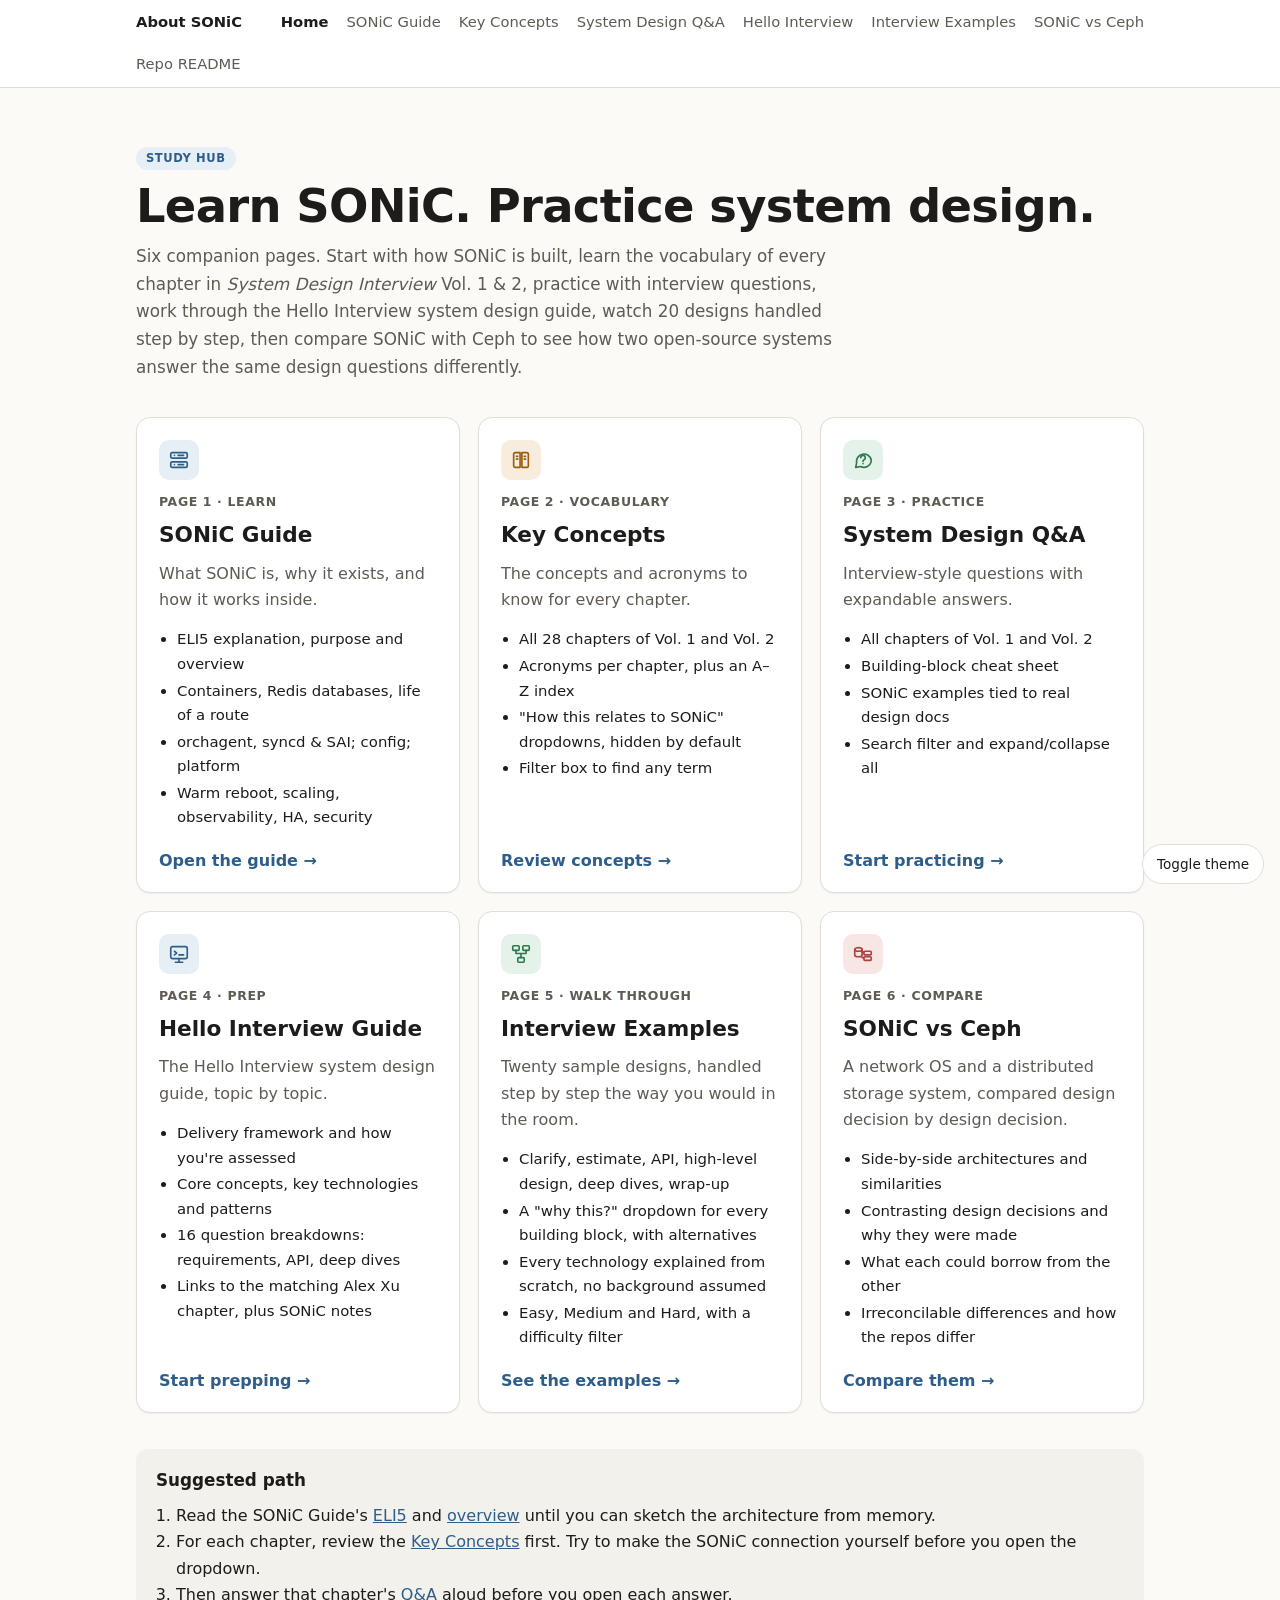
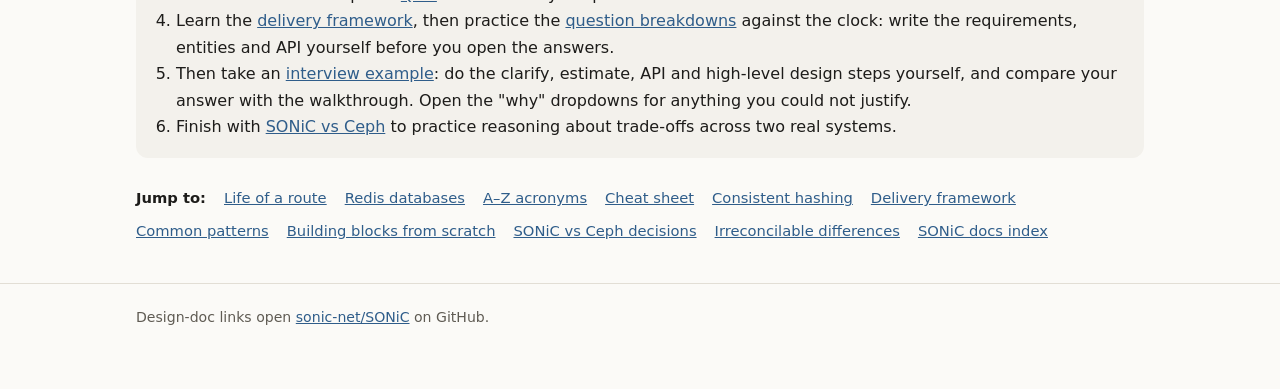
<file: index.html>
<!doctype html>
<html lang="en">
<head>
<meta charset="utf-8">
<meta name="viewport" content="width=device-width, initial-scale=1">
<title>About SONiC</title>
<style>
:root{
  --bg:#fbfaf7; --surface:#ffffff; --surface-2:#f3f1ec; --text:#1d1c1a; --muted:#5f5b53;
  --border:#e2ded5; --accent:#2f5d8a; --accent-soft:#e6eef6; --ok:#2d7a4b; --ok-soft:#e5f2ea; --warn:#9a5b12; --warn-soft:#f8eddd; --ceph:#b0413e; --ceph-soft:#f7e6e4;
  --shadow:0 1px 2px rgba(0,0,0,.05);
}
@media (prefers-color-scheme: dark){
  :root:not([data-theme="light"]){
    --bg:#161614; --surface:#1f1e1b; --surface-2:#282723; --text:#ecebe6; --muted:#a8a498;
    --border:#37352f; --accent:#8db7e0; --accent-soft:#223244; --ok:#7cc79a; --ok-soft:#1f3328; --warn:#e0a860; --warn-soft:#3a2d1b; --ceph:#e8908b; --ceph-soft:#3a2322; --shadow:none;
  }
}
:root[data-theme="dark"]{
  --bg:#161614; --surface:#1f1e1b; --surface-2:#282723; --text:#ecebe6; --muted:#a8a498;
  --border:#37352f; --accent:#8db7e0; --accent-soft:#223244; --ok:#7cc79a; --ok-soft:#1f3328; --warn:#e0a860; --warn-soft:#3a2d1b; --ceph:#e8908b; --ceph-soft:#3a2322; --shadow:none;
}
*{box-sizing:border-box}
body{margin:0;background:var(--bg);color:var(--text);font:16px/1.65 system-ui,-apple-system,"Segoe UI",Roboto,sans-serif}
a{color:var(--accent)}
.wrap{max-width:1040px;margin:0 auto;padding:0 16px}
.topbar{border-bottom:1px solid var(--border);background:var(--surface)}
.topbar .wrap{display:flex;gap:18px;align-items:center;flex-wrap:wrap;padding-top:10px;padding-bottom:10px;font-size:.92rem}
.topbar a{text-decoration:none;color:var(--muted)}
.topbar a.active{color:var(--text);font-weight:600}
.topbar .brand{font-weight:700;color:var(--text);margin-right:auto;text-decoration:none}
header{padding:56px 0 28px}
.kicker{display:inline-block;font-size:.72rem;font-weight:600;letter-spacing:.05em;text-transform:uppercase;background:var(--accent-soft);color:var(--accent);border-radius:999px;padding:2px 10px;margin-bottom:10px}
header h1{font-size:clamp(2rem,5vw,2.9rem);line-height:1.15;margin:0 0 10px;letter-spacing:-.015em}
header p{color:var(--muted);margin:0;max-width:66ch;font-size:1.05rem}
.cards{display:grid;gap:18px;grid-template-columns:repeat(auto-fit,minmax(300px,1fr));margin:8px 0 36px}
a.card{display:flex;flex-direction:column;text-decoration:none;color:inherit;background:var(--surface);border:1px solid var(--border);border-radius:14px;padding:22px 22px 18px;box-shadow:var(--shadow);transition:border-color .15s,transform .15s}
a.card:hover,a.card:focus-visible{border-color:var(--accent);transform:translateY(-2px)}
.card .num{font-size:.78rem;font-weight:600;color:var(--muted);text-transform:uppercase;letter-spacing:.05em}
.card h2{margin:4px 0 8px;font-size:1.35rem}
.card p{margin:0 0 12px;color:var(--muted)}
.card ul{margin:0 0 16px;padding-left:18px;font-size:.93rem}
.card li{margin:2px 0}
.card .go{margin-top:auto;font-weight:600;color:var(--accent)}
.icon{width:40px;height:40px;border-radius:10px;display:grid;place-items:center;margin-bottom:12px}
.icon.a{background:var(--accent-soft);color:var(--accent)}
.icon.b{background:var(--ok-soft);color:var(--ok)}
.icon.c{background:var(--warn-soft);color:var(--warn)}
.icon.d{background:var(--ceph-soft);color:var(--ceph)}
.icon svg{width:22px;height:22px;fill:none;stroke:currentColor;stroke-width:1.8;stroke-linecap:round;stroke-linejoin:round}
.how{background:var(--surface-2);border-radius:12px;padding:18px 20px;margin-bottom:28px}
.how h3{margin:0 0 8px;font-size:1.05rem}
.how ol{margin:0;padding-left:20px}
.links{display:flex;flex-wrap:wrap;gap:8px 18px;font-size:.92rem;margin:0 0 40px}
footer{padding:22px 0 60px;color:var(--muted);font-size:.88rem;border-top:1px solid var(--border)}
.theme-btn{position:fixed;right:16px;bottom:16px;z-index:10;border:1px solid var(--border);background:var(--surface);color:var(--text);border-radius:999px;padding:8px 14px;font:inherit;font-size:.85rem;cursor:pointer}
</style>
<link rel="stylesheet" href="mobile.css">
</head>
<body>

<div class="topbar"><div class="wrap">
  <a class="brand" href="index.html">About SONiC</a>
  <a class="active" href="index.html">Home</a>
  <a href="SONiC_Guide.html">SONiC Guide</a>
  <a href="Key_Concepts.html">Key Concepts</a>
  <a href="System_Design_QA.html">System Design Q&amp;A</a>
  <a href="Hello_Interview.html">Hello Interview</a>
  <a href="Interview_Examples.html">Interview Examples</a>
  <a href="SONiC_vs_Ceph.html">SONiC vs Ceph</a>
  <a href="https://github.com/sonic-net/SONiC/blob/master/README.md">Repo README</a>
</div></div>

<main class="wrap">
<header>
  <span class="kicker">Study hub</span>
  <h1>Learn SONiC. Practice system design.</h1>
  <p>Six companion pages. Start with how SONiC is built, learn the vocabulary of every chapter in <em>System Design Interview</em> Vol. 1 &amp; 2, practice with interview questions, work through the Hello Interview system design guide, watch 20 designs handled step by step, then compare SONiC with Ceph to see how two open-source systems answer the same design questions differently.</p>
</header>

<div class="cards">
  <a class="card" href="SONiC_Guide.html">
    <div class="icon a" aria-hidden="true"><svg viewBox="0 0 24 24"><rect x="3" y="4" width="18" height="6" rx="1.5"/><rect x="3" y="14" width="18" height="6" rx="1.5"/><path d="M7 7h.01M7 17h.01M11 7h6M11 17h6"/></svg></div>
    <span class="num">Page 1 · Learn</span>
    <h2>SONiC Guide</h2>
    <p>What SONiC is, why it exists, and how it works inside.</p>
    <ul>
      <li>ELI5 explanation, purpose and overview</li>
      <li>Containers, Redis databases, life of a route</li>
      <li>orchagent, syncd &amp; SAI; config; platform</li>
      <li>Warm reboot, scaling, observability, HA, security</li>
    </ul>
    <span class="go">Open the guide →</span>
  </a>
  <a class="card" href="Key_Concepts.html">
    <div class="icon c" aria-hidden="true"><svg viewBox="0 0 24 24"><path d="M4 5.5A1.5 1.5 0 0 1 5.5 4H11v16H5.5A1.5 1.5 0 0 1 4 18.5z"/><path d="M20 5.5A1.5 1.5 0 0 0 18.5 4H13v16h5.5a1.5 1.5 0 0 0 1.5-1.5z"/><path d="M7 8h1.5M7 11h1.5M15.5 8H17M15.5 11H17"/></svg></div>
    <span class="num">Page 2 · Vocabulary</span>
    <h2>Key Concepts</h2>
    <p>The concepts and acronyms to know for every chapter.</p>
    <ul>
      <li>All 28 chapters of Vol. 1 and Vol. 2</li>
      <li>Acronyms per chapter, plus an A–Z index</li>
      <li>"How this relates to SONiC" dropdowns, hidden by default</li>
      <li>Filter box to find any term</li>
    </ul>
    <span class="go">Review concepts →</span>
  </a>
  <a class="card" href="System_Design_QA.html">
    <div class="icon b" aria-hidden="true"><svg viewBox="0 0 24 24"><path d="M21 12a8 8 0 0 1-11.6 7.1L4 20l1-4.6A8 8 0 1 1 21 12z"/><path d="M9.5 9.5a2.5 2.5 0 1 1 3.3 2.4c-.5.2-.8.6-.8 1.1v.5M12 16h.01"/></svg></div>
    <span class="num">Page 3 · Practice</span>
    <h2>System Design Q&amp;A</h2>
    <p>Interview-style questions with expandable answers.</p>
    <ul>
      <li>All chapters of Vol. 1 and Vol. 2</li>
      <li>Building-block cheat sheet</li>
      <li>SONiC examples tied to real design docs</li>
      <li>Search filter and expand/collapse all</li>
    </ul>
    <span class="go">Start practicing →</span>
  </a>
  <a class="card" href="Hello_Interview.html">
    <div class="icon a" aria-hidden="true"><svg viewBox="0 0 24 24"><rect x="3" y="4" width="18" height="13" rx="2"/><path d="M8 21h8M12 17v4M7 9l2.5 2L7 13M12 13h5"/></svg></div>
    <span class="num">Page 4 · Prep</span>
    <h2>Hello Interview Guide</h2>
    <p>The Hello Interview system design guide, topic by topic.</p>
    <ul>
      <li>Delivery framework and how you're assessed</li>
      <li>Core concepts, key technologies and patterns</li>
      <li>16 question breakdowns: requirements, API, deep dives</li>
      <li>Links to the matching Alex Xu chapter, plus SONiC notes</li>
    </ul>
    <span class="go">Start prepping →</span>
  </a>
  <a class="card" href="Interview_Examples.html">
    <div class="icon b" aria-hidden="true"><svg viewBox="0 0 24 24"><rect x="3" y="3" width="7" height="5" rx="1"/><rect x="14" y="3" width="7" height="5" rx="1"/><rect x="8.5" y="16" width="7" height="5" rx="1"/><path d="M6.5 8v3.5h11V8M12 11.5V16"/></svg></div>
    <span class="num">Page 5 · Walk through</span>
    <h2>Interview Examples</h2>
    <p>Twenty sample designs, handled step by step the way you would in the room.</p>
    <ul>
      <li>Clarify, estimate, API, high-level design, deep dives, wrap-up</li>
      <li>A "why this?" dropdown for every building block, with alternatives</li>
      <li>Every technology explained from scratch, no background assumed</li>
      <li>Easy, Medium and Hard, with a difficulty filter</li>
    </ul>
    <span class="go">See the examples →</span>
  </a>
  <a class="card" href="SONiC_vs_Ceph.html">
    <div class="icon d" aria-hidden="true"><svg viewBox="0 0 24 24"><ellipse cx="7" cy="7" rx="4" ry="2"/><path d="M3 7v6c0 1.1 1.8 2 4 2s4-.9 4-2V7"/><rect x="13" y="9" width="8" height="4" rx="1"/><rect x="13" y="15" width="8" height="4" rx="1"/><path d="M11 10h2M11 16h2"/></svg></div>
    <span class="num">Page 6 · Compare</span>
    <h2>SONiC vs Ceph</h2>
    <p>A network OS and a distributed storage system, compared design decision by design decision.</p>
    <ul>
      <li>Side-by-side architectures and similarities</li>
      <li>Contrasting design decisions and why they were made</li>
      <li>What each could borrow from the other</li>
      <li>Irreconcilable differences and how the repos differ</li>
    </ul>
    <span class="go">Compare them →</span>
  </a>
</div>

<div class="how">
  <h3>Suggested path</h3>
  <ol>
    <li>Read the SONiC Guide's <a href="SONiC_Guide.html#eli5">ELI5</a> and <a href="SONiC_Guide.html#overview">overview</a> until you can sketch the architecture from memory.</li>
    <li>For each chapter, review the <a href="Key_Concepts.html">Key Concepts</a> first. Try to make the SONiC connection yourself before you open the dropdown.</li>
    <li>Then answer that chapter's <a href="System_Design_QA.html">Q&amp;A</a> aloud before you open each answer.</li>
    <li>Learn the <a href="Hello_Interview.html#ia-delivery">delivery framework</a>, then practice the <a href="Hello_Interview.html#grp-qb">question breakdowns</a> against the clock: write the requirements, entities and API yourself before you open the answers.</li>
    <li>Then take an <a href="Interview_Examples.html">interview example</a>: do the clarify, estimate, API and high-level design steps yourself, and compare your answer with the walkthrough. Open the "why" dropdowns for anything you could not justify.</li>
    <li>Finish with <a href="SONiC_vs_Ceph.html">SONiC vs Ceph</a> to practice reasoning about trade-offs across two real systems.</li>
  </ol>
</div>

<div class="links">
  <strong>Jump to:</strong>
  <a href="SONiC_Guide.html#route">Life of a route</a>
  <a href="SONiC_Guide.html#databases">Redis databases</a>
  <a href="Key_Concepts.html#glossary">A–Z acronyms</a>
  <a href="System_Design_QA.html#cheat">Cheat sheet</a>
  <a href="System_Design_QA.html#v1-hash">Consistent hashing</a>
  <a href="Hello_Interview.html#ia-delivery">Delivery framework</a>
  <a href="Hello_Interview.html#grp-pt">Common patterns</a>
  <a href="Interview_Examples.html#primers">Building blocks from scratch</a>
  <a href="SONiC_vs_Ceph.html#decisions">SONiC vs Ceph decisions</a>
  <a href="SONiC_vs_Ceph.html#irreconcilable">Irreconcilable differences</a>
  <a href="https://github.com/sonic-net/SONiC/blob/master/sonic_docs_toc.md">SONiC docs index</a>
</div>
</main>

<footer><div class="wrap">Design-doc links open <a href="https://github.com/sonic-net/SONiC">sonic-net/SONiC</a> on GitHub.</div></footer>

<button class="theme-btn" id="themeBtn" type="button" aria-label="Toggle color theme">Toggle theme</button>
<script>
(function(){
  var K='about-sonic-theme';
  try{var t=localStorage.getItem(K); if(t) document.documentElement.setAttribute('data-theme',t);}catch(e){}
  document.getElementById('themeBtn').addEventListener('click',function(){
    var c=document.documentElement.getAttribute('data-theme')||(matchMedia('(prefers-color-scheme: dark)').matches?'dark':'light');
    var n=c==='dark'?'light':'dark'; document.documentElement.setAttribute('data-theme',n);
    try{localStorage.setItem(K,n)}catch(e){}
  });
})();
</script>
<script src="mobile.js"></script>
</body>
</html>
</file>
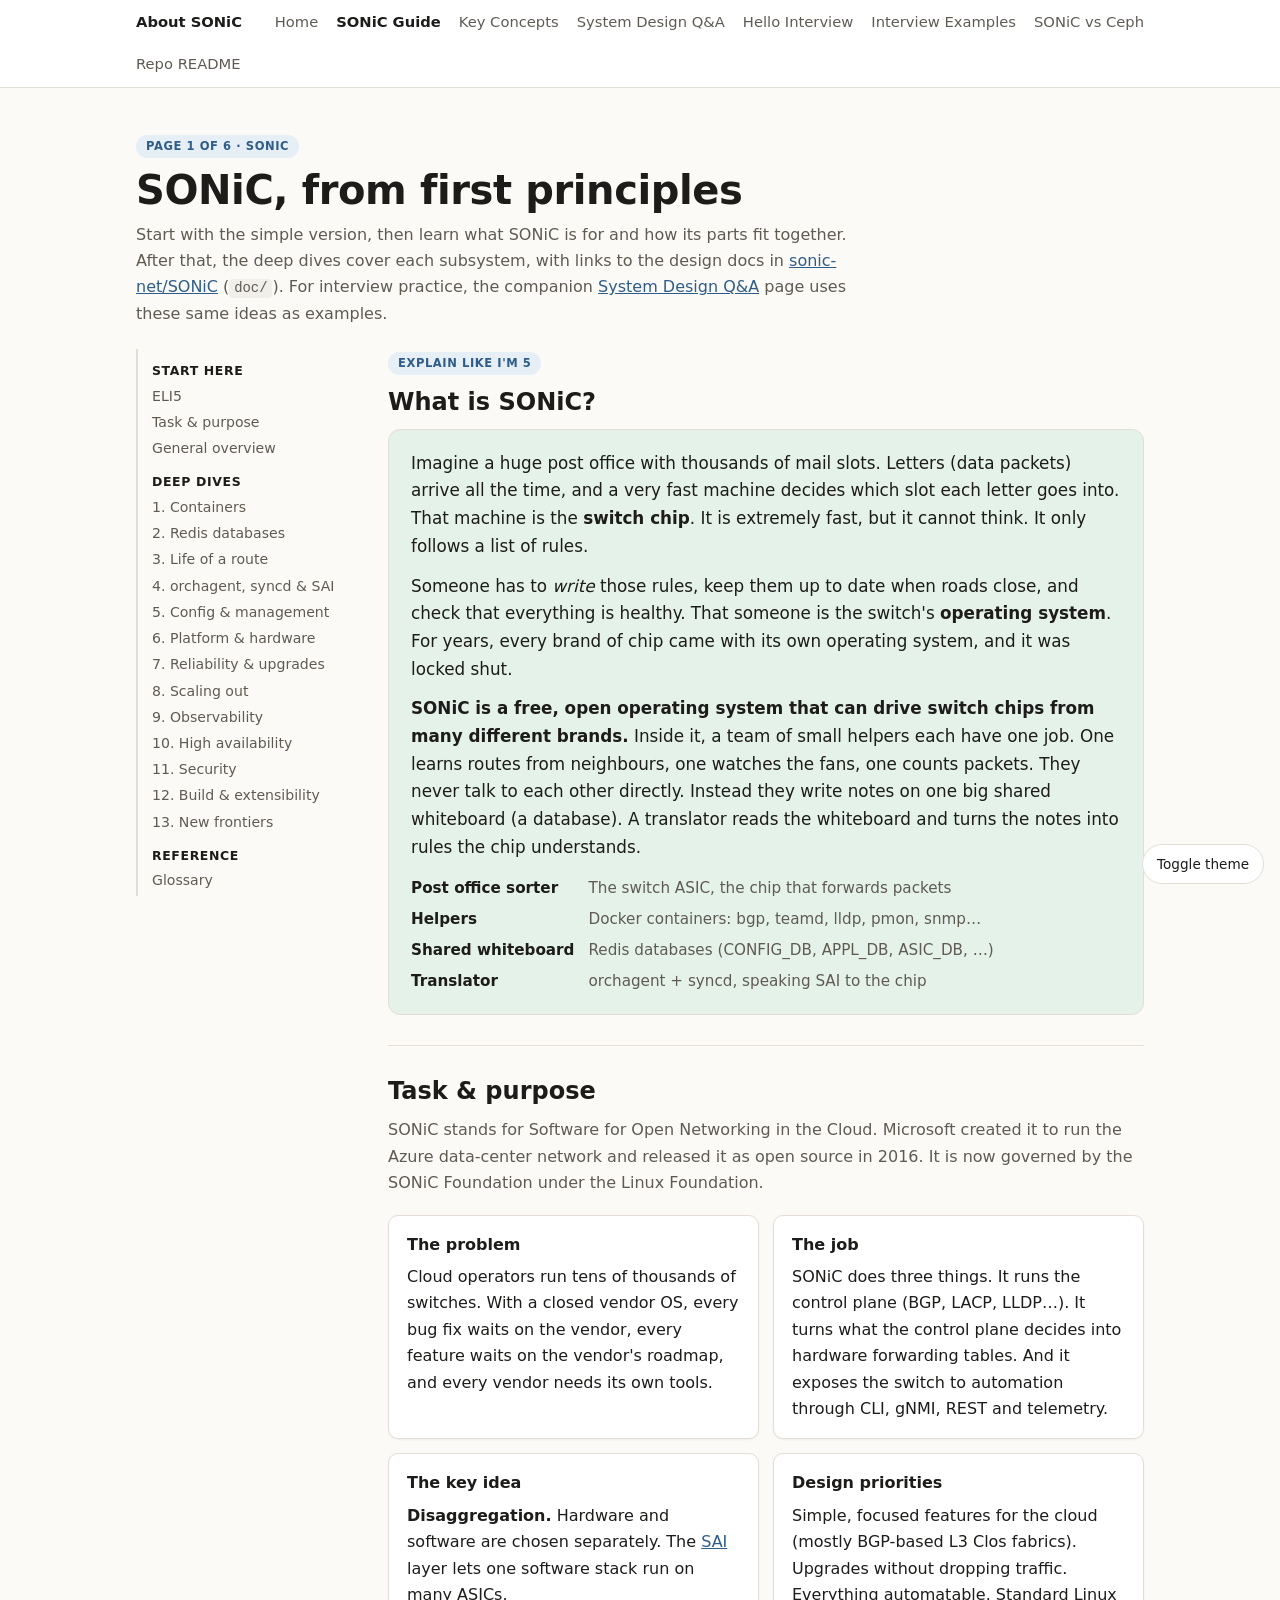
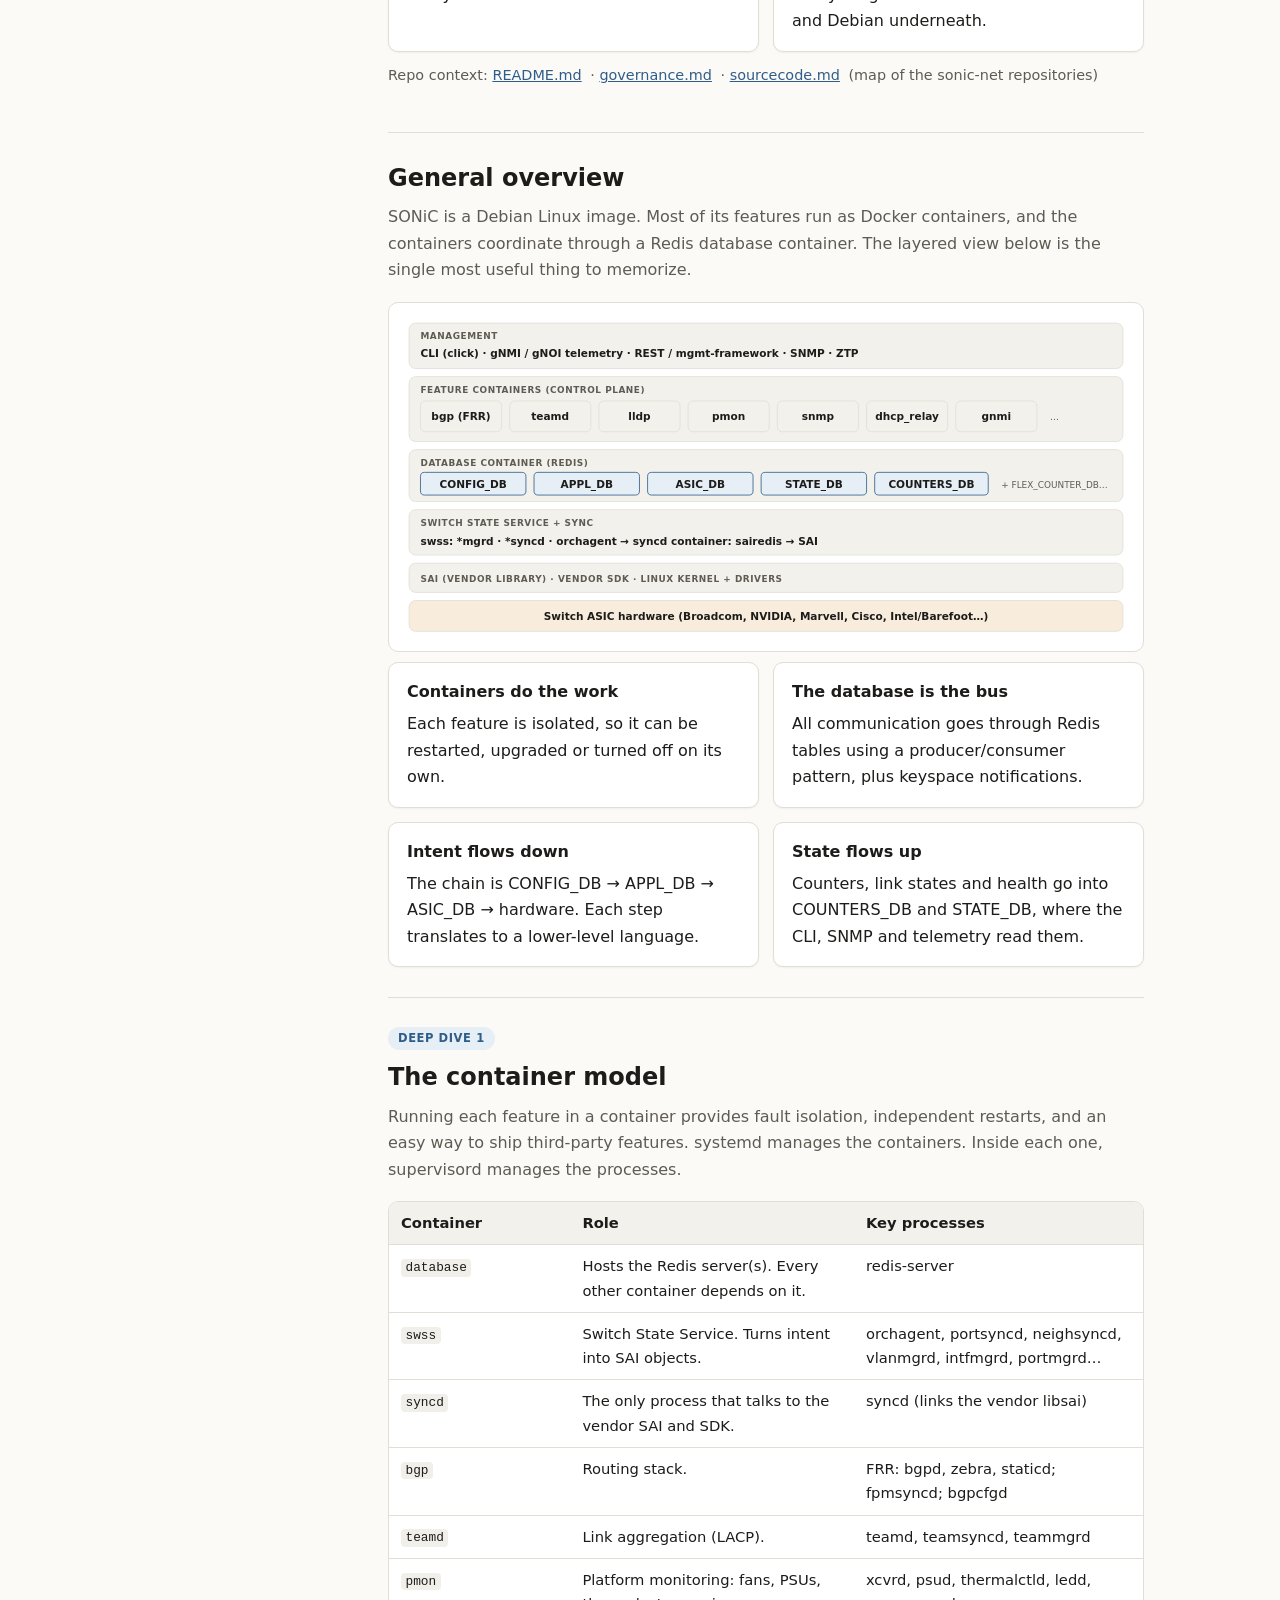
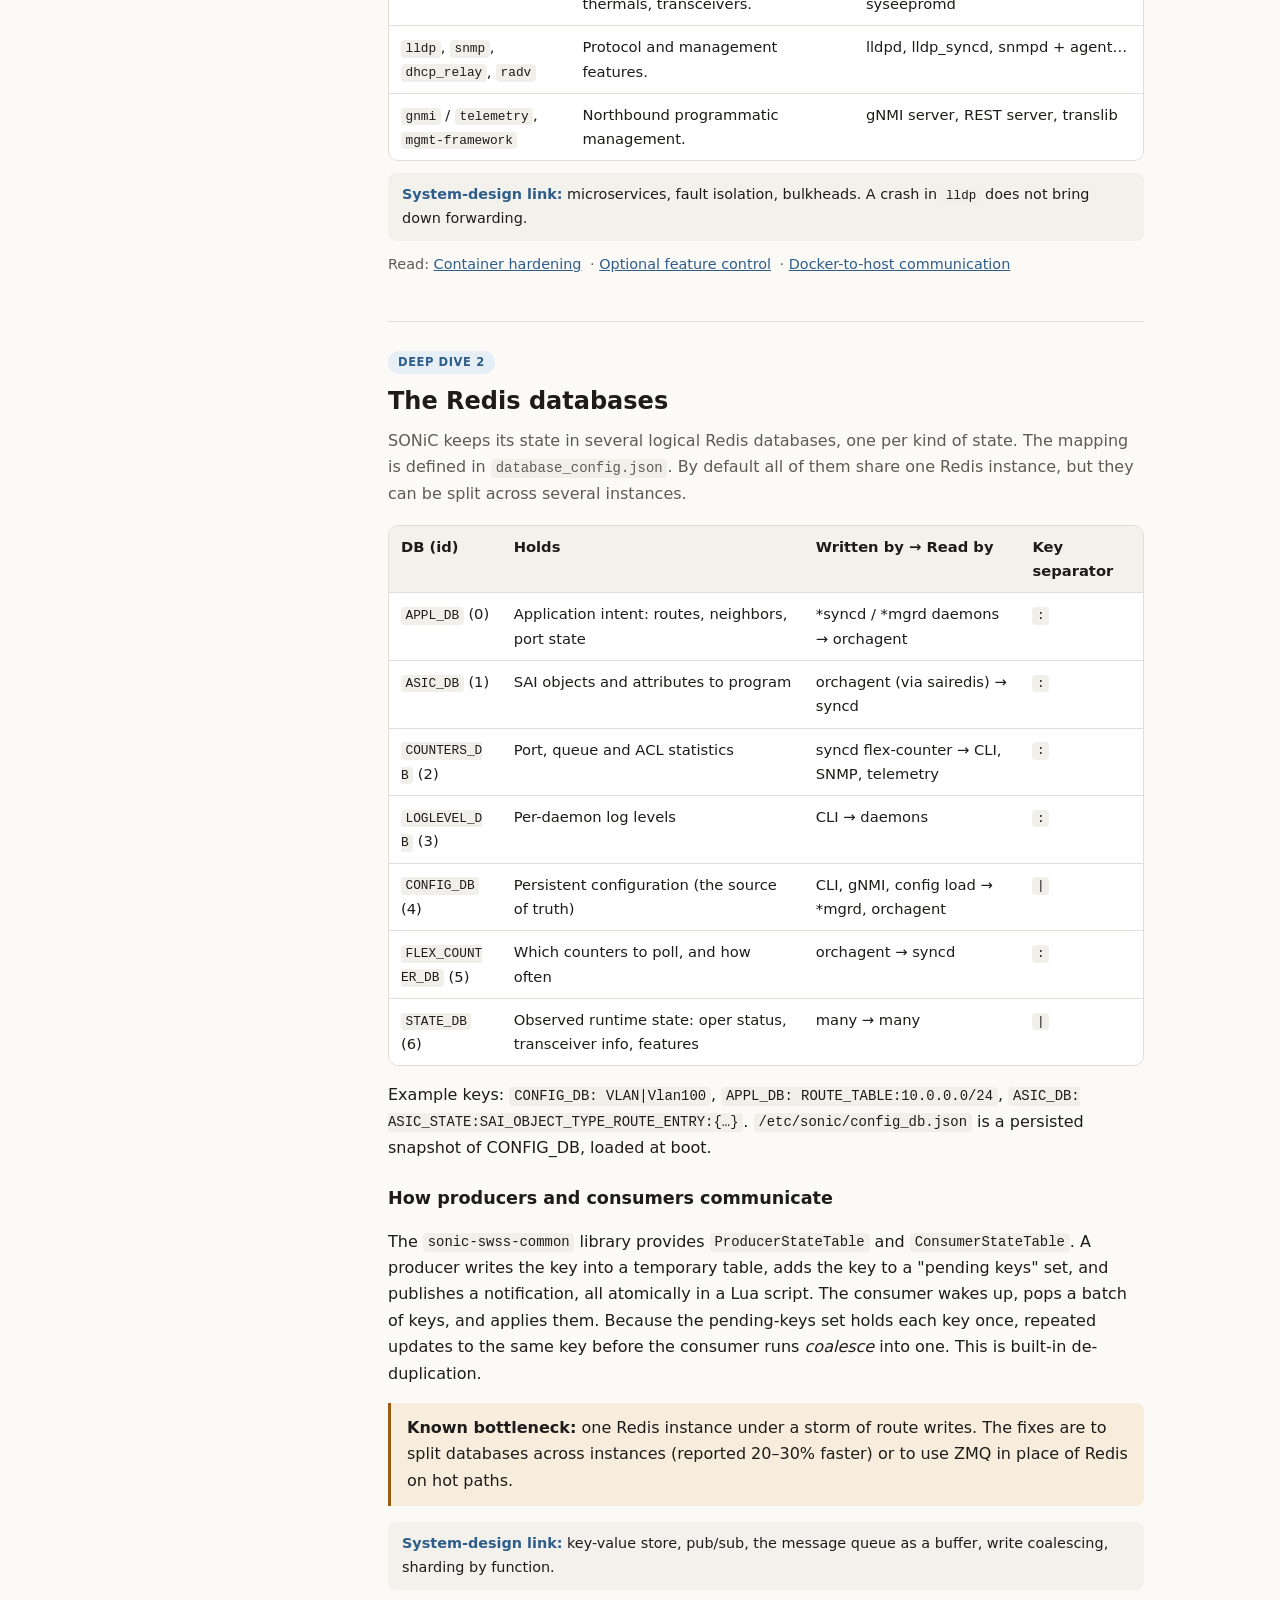
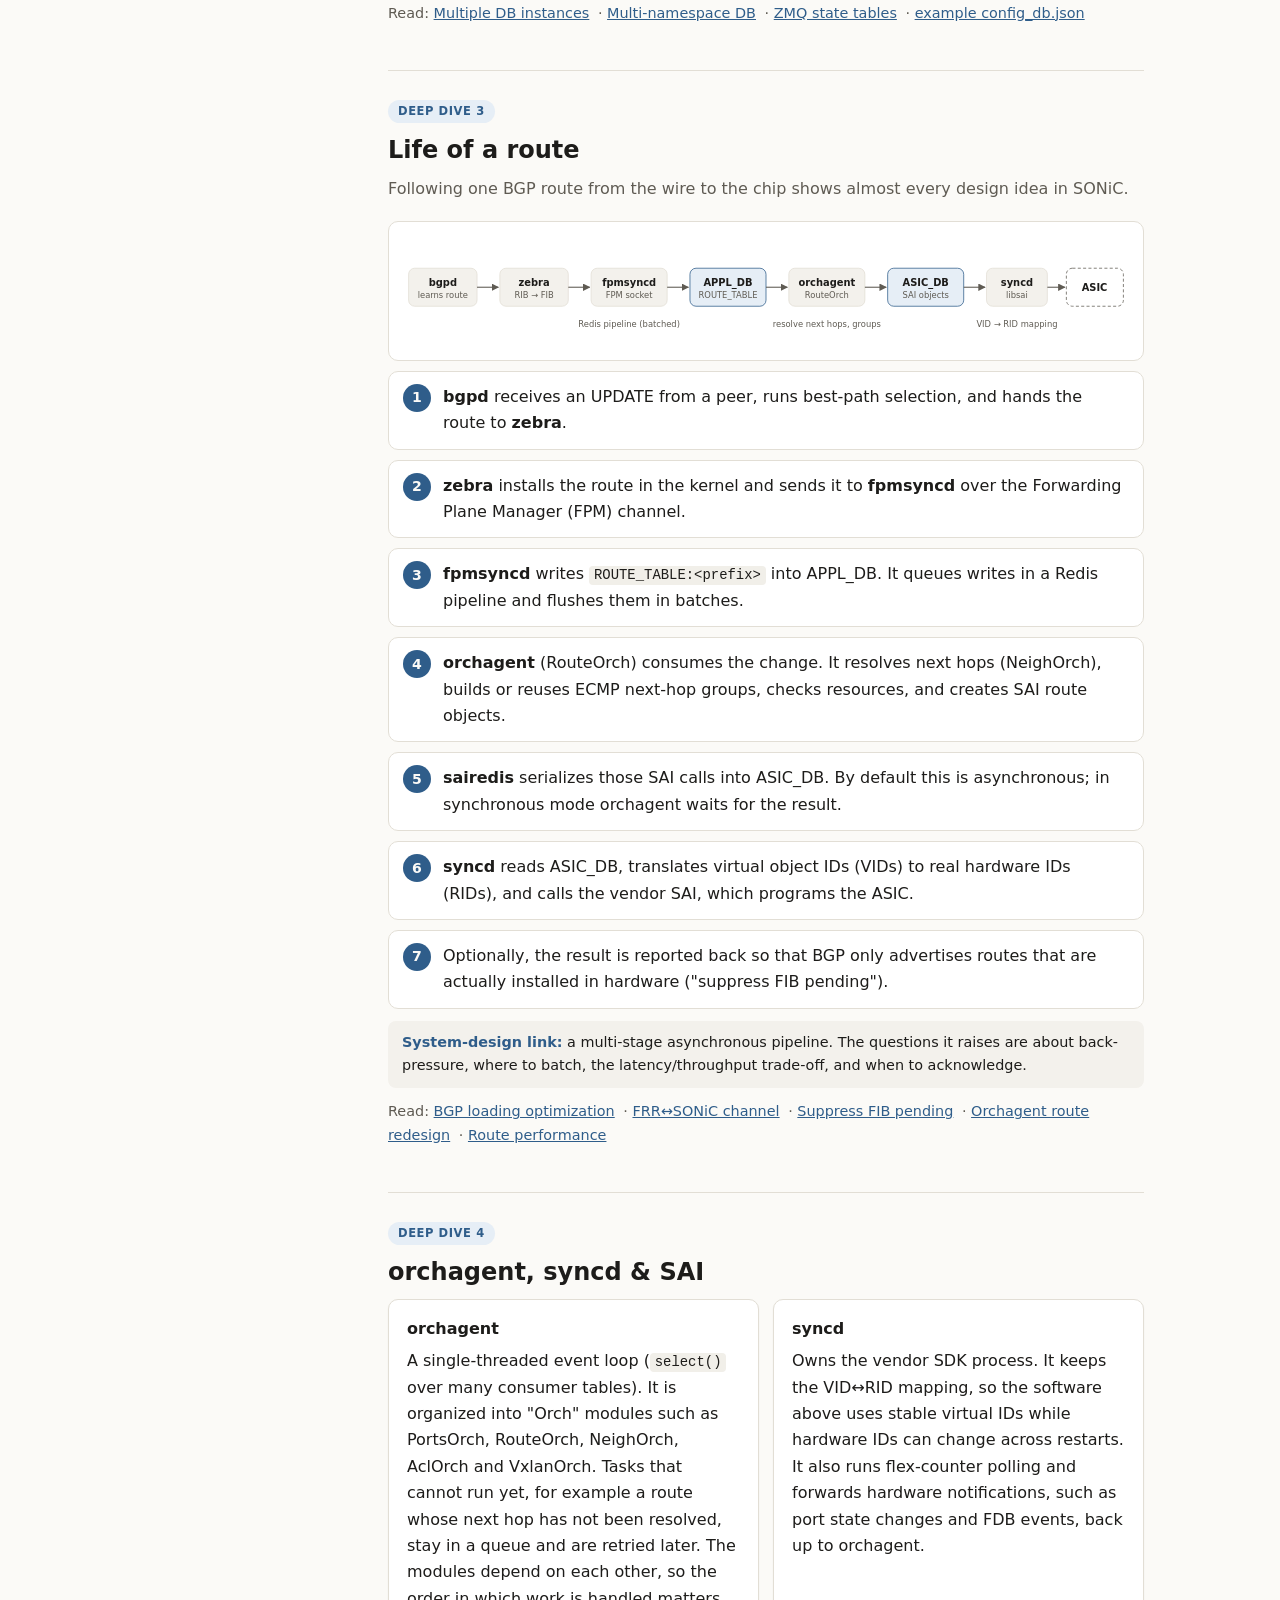
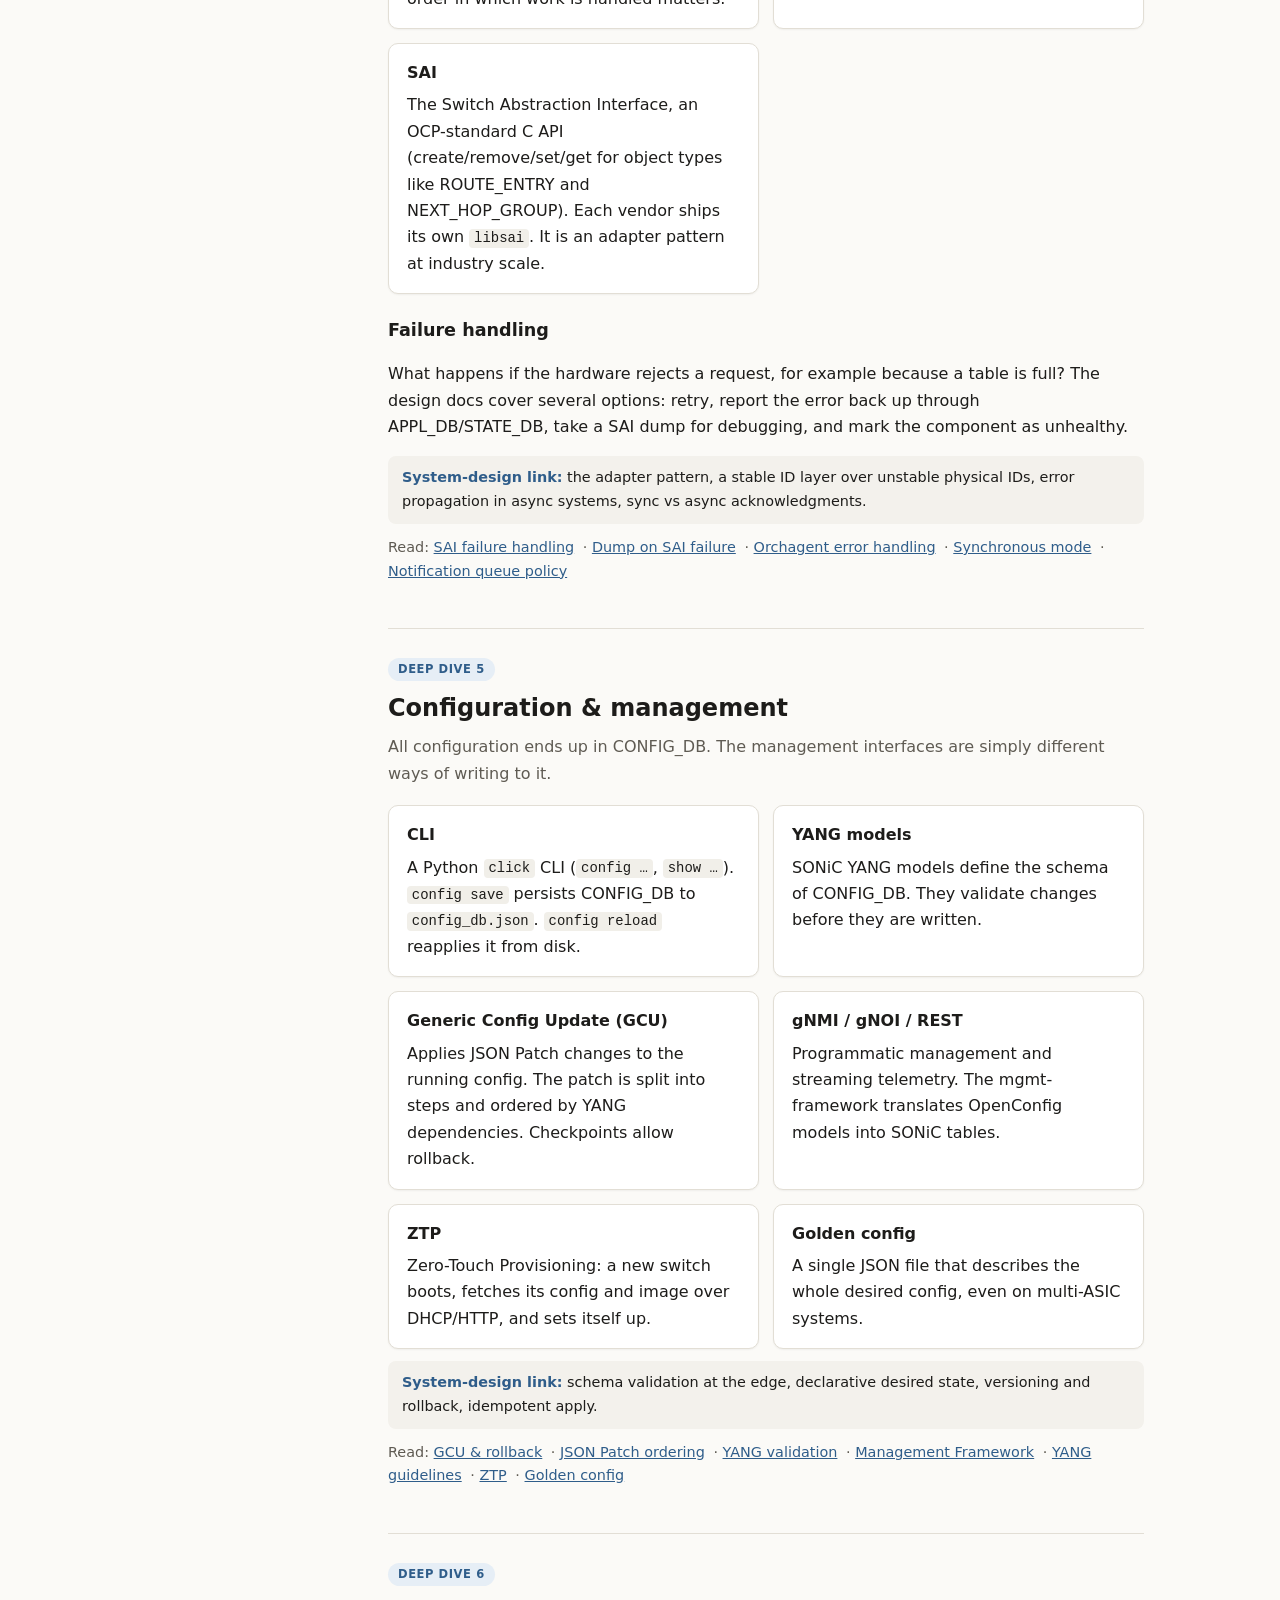
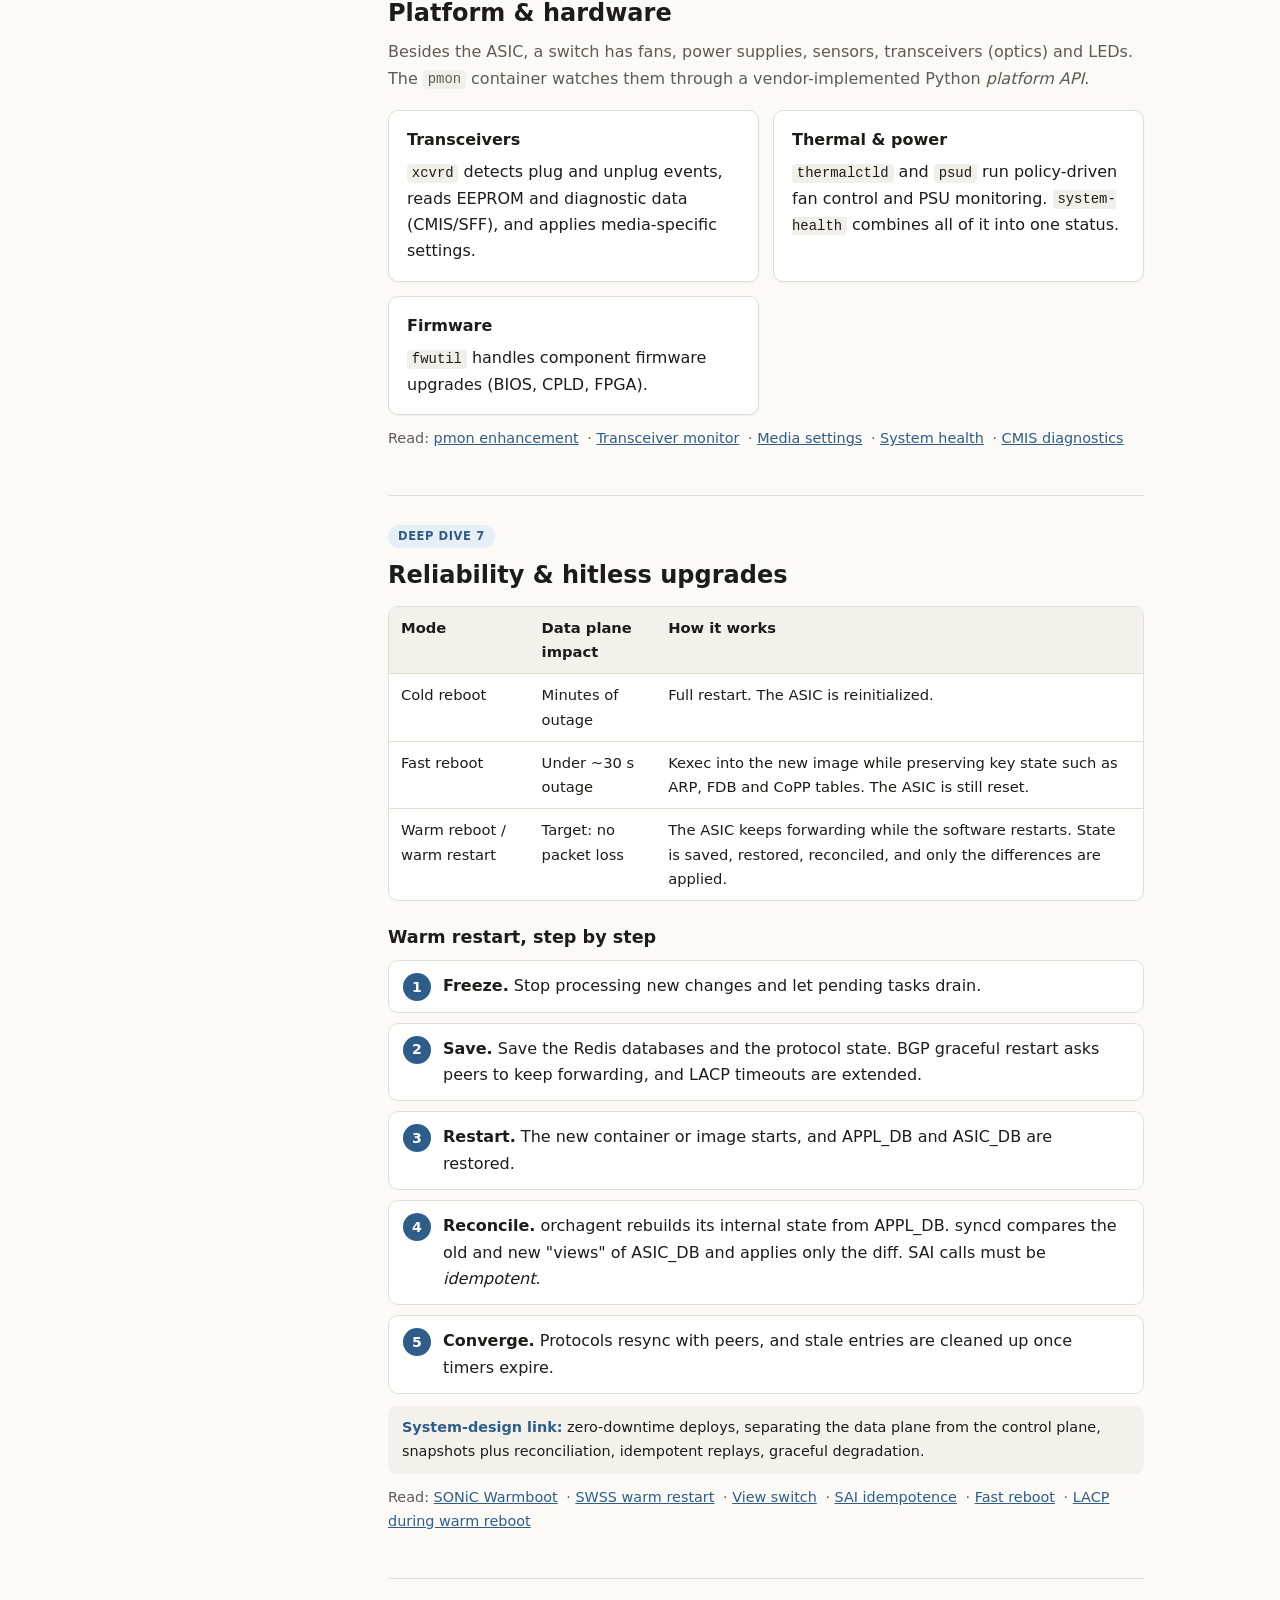
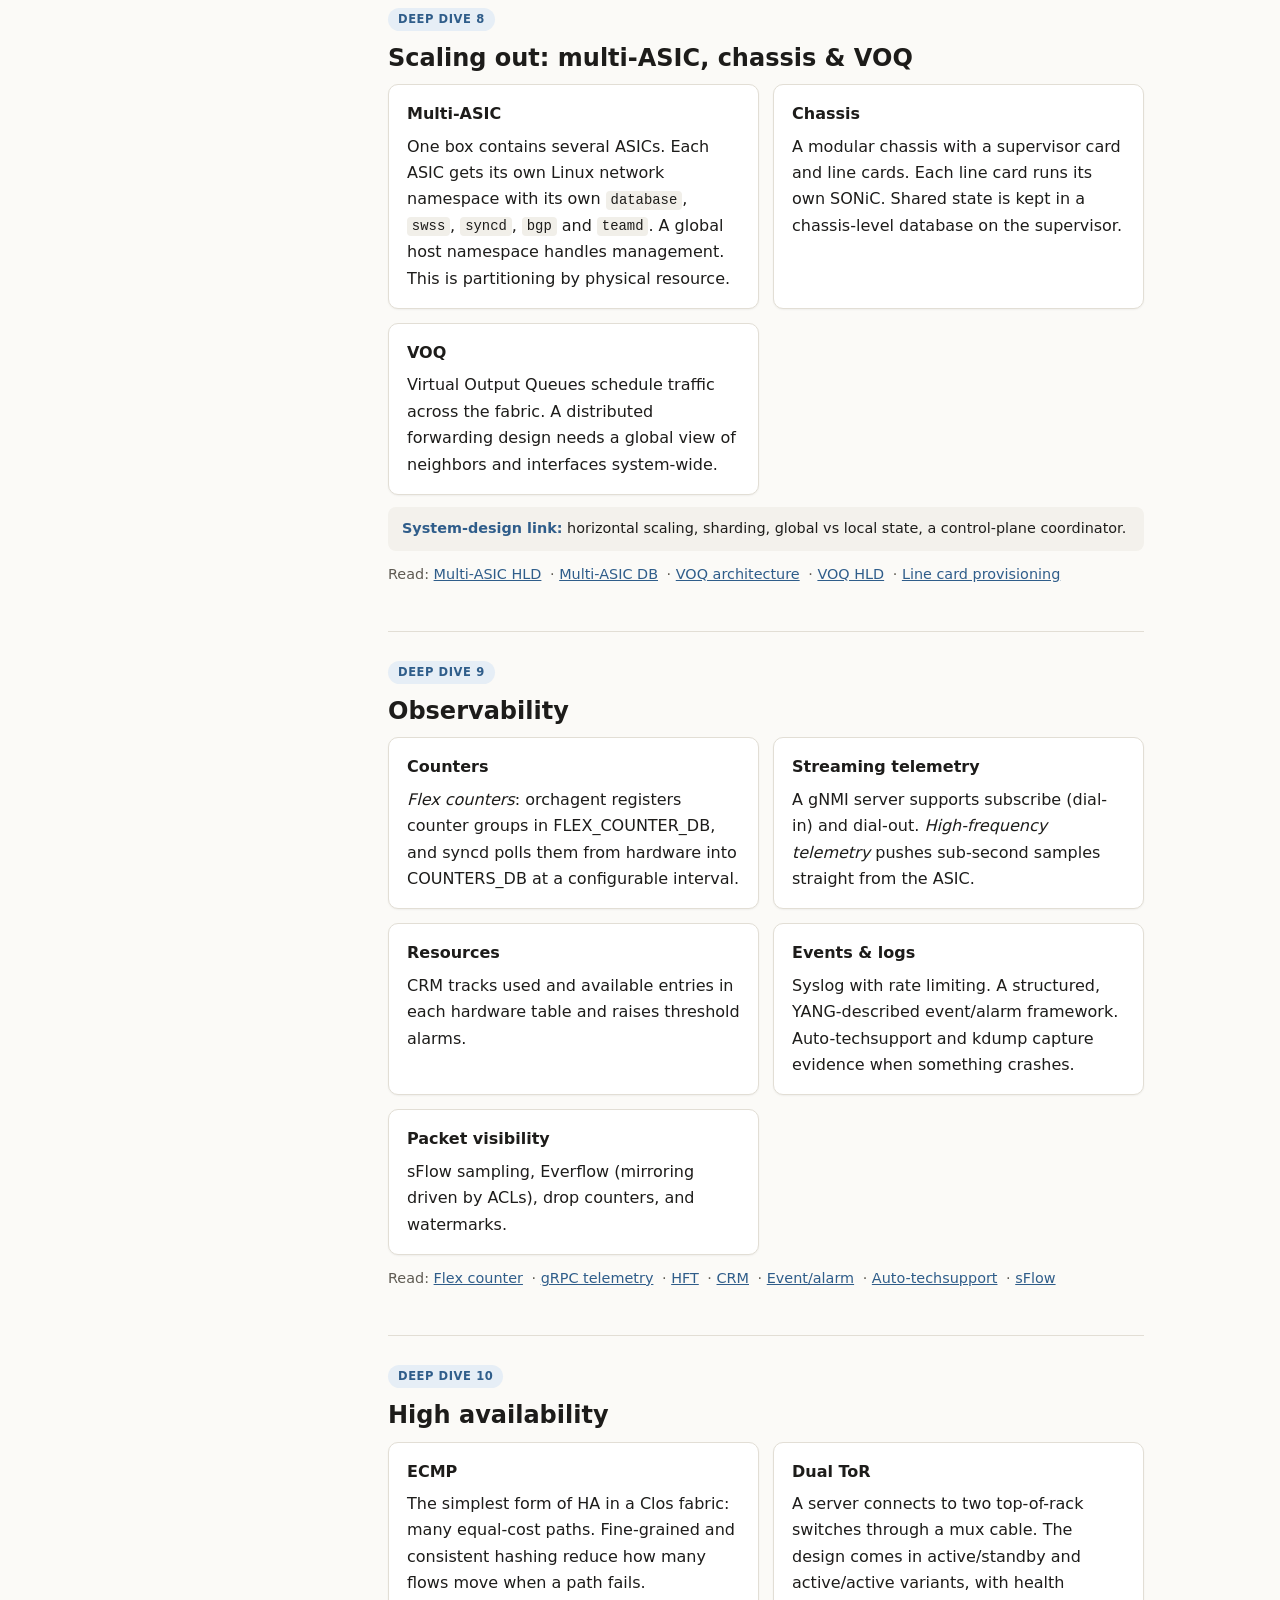
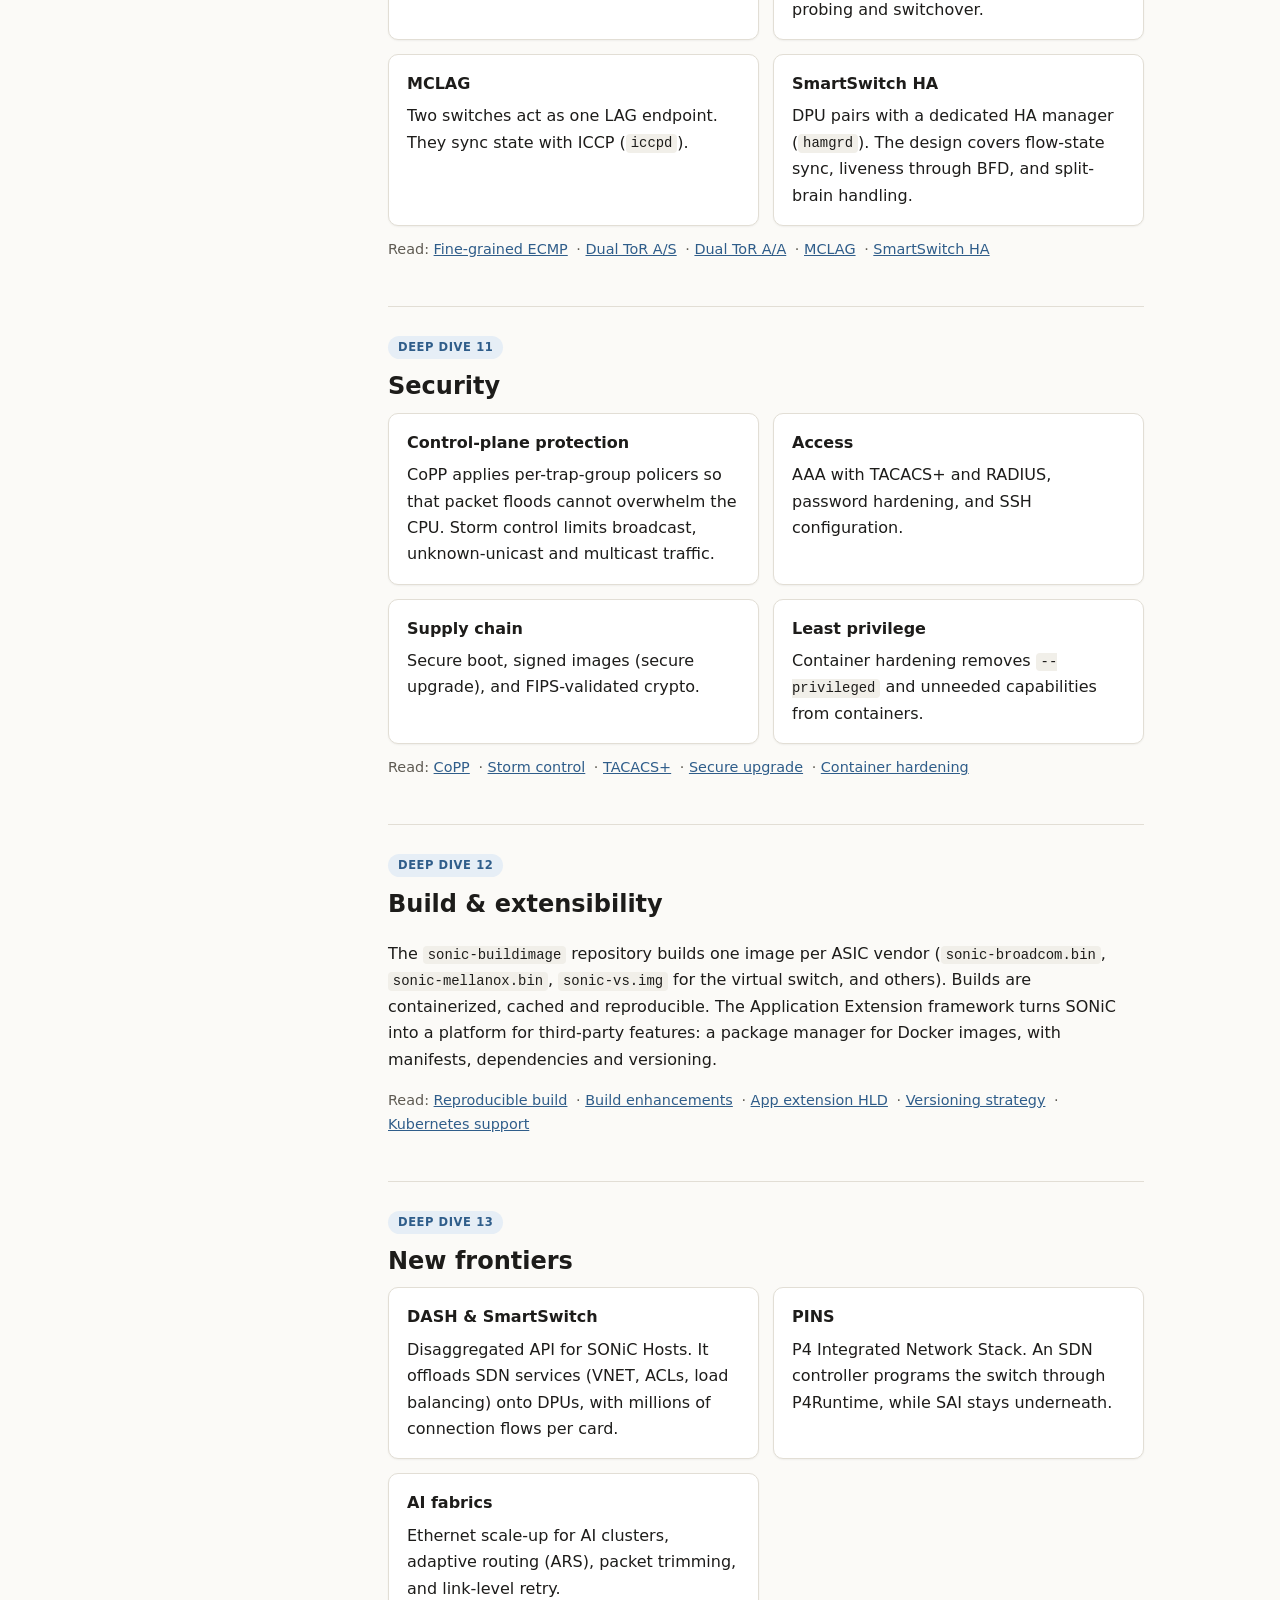
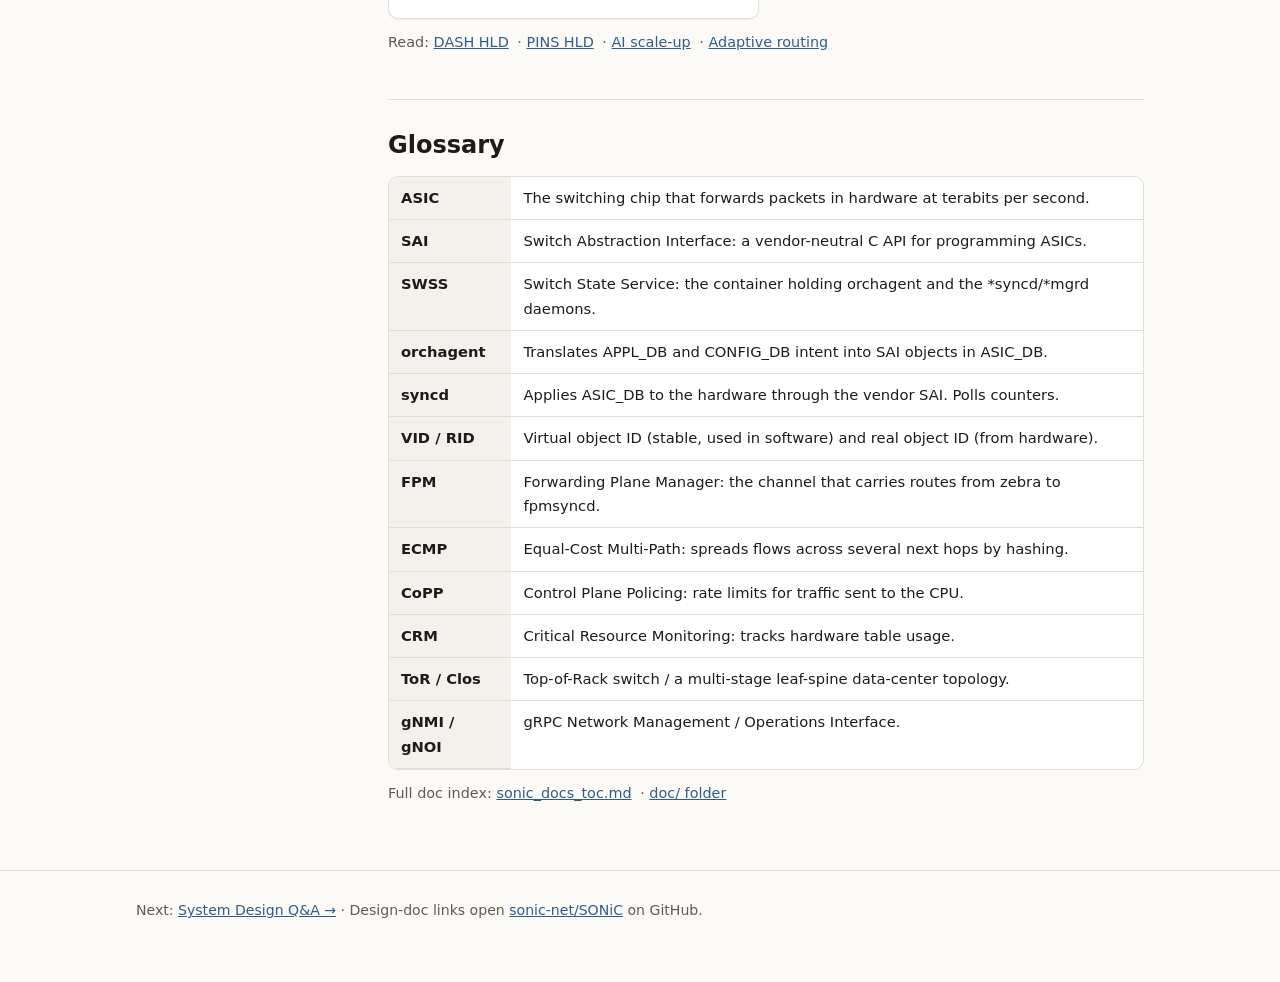
<file: SONiC_Guide.html>
<!doctype html>
<html lang="en">
<head>
<meta charset="utf-8">
<meta name="viewport" content="width=device-width, initial-scale=1">
<title>SONiC Study Guide</title>
<style>
:root{
  --bg:#fbfaf7; --surface:#ffffff; --surface-2:#f3f1ec; --text:#1d1c1a; --muted:#5f5b53;
  --border:#e2ded5; --accent:#2f5d8a; --accent-soft:#e6eef6; --ok:#2d7a4b; --ok-soft:#e5f2ea;
  --warn:#9a5b12; --warn-soft:#f8eddd; --code-bg:#f1efe9; --shadow:0 1px 2px rgba(0,0,0,.05);
}
@media (prefers-color-scheme: dark){
  :root:not([data-theme="light"]){
    --bg:#161614; --surface:#1f1e1b; --surface-2:#282723; --text:#ecebe6; --muted:#a8a498;
    --border:#37352f; --accent:#8db7e0; --accent-soft:#223244; --ok:#7cc79a; --ok-soft:#1f3328;
    --warn:#e0a860; --warn-soft:#3a2d1b; --code-bg:#2a2925; --shadow:none;
  }
}
:root[data-theme="dark"]{
  --bg:#161614; --surface:#1f1e1b; --surface-2:#282723; --text:#ecebe6; --muted:#a8a498;
  --border:#37352f; --accent:#8db7e0; --accent-soft:#223244; --ok:#7cc79a; --ok-soft:#1f3328;
  --warn:#e0a860; --warn-soft:#3a2d1b; --code-bg:#2a2925; --shadow:none;
}
*{box-sizing:border-box}
html{scroll-behavior:smooth}
body{margin:0;background:var(--bg);color:var(--text);font:16px/1.65 system-ui,-apple-system,"Segoe UI",Roboto,sans-serif}
a{color:var(--accent)}
code{font-family:ui-monospace,Consolas,monospace;font-size:.87em;background:var(--code-bg);padding:.1em .35em;border-radius:4px;word-break:break-word}
pre{background:var(--code-bg);border:1px solid var(--border);border-radius:8px;padding:12px 14px;overflow-x:auto;font-size:.85rem;line-height:1.5}
pre code{background:none;padding:0}
.wrap{max-width:1040px;margin:0 auto;padding:0 16px}
.topbar{border-bottom:1px solid var(--border);background:var(--surface)}
.topbar .wrap{display:flex;gap:18px;align-items:center;flex-wrap:wrap;padding-top:10px;padding-bottom:10px;font-size:.92rem}
.topbar a{text-decoration:none;color:var(--muted)}
.topbar a.active{color:var(--text);font-weight:600}
.topbar .brand{font-weight:700;color:var(--text);margin-right:auto;text-decoration:none}
header{padding:44px 0 22px}
header h1{font-size:clamp(1.8rem,4vw,2.5rem);line-height:1.2;margin:0 0 8px;letter-spacing:-.01em}
header p{color:var(--muted);margin:0;max-width:72ch}
.layout{display:grid;grid-template-columns:220px 1fr;gap:32px;align-items:start}
nav.side{position:sticky;top:16px;font-size:.88rem;border-left:2px solid var(--border);padding-left:14px}
nav.side ol{list-style:none;margin:0;padding:0}
nav.side li{margin:3px 0}
nav.side a{text-decoration:none;color:var(--muted)}
nav.side a:hover{color:var(--accent)}
nav.side .grp{font-weight:600;color:var(--text);margin-top:12px;font-size:.78rem;text-transform:uppercase;letter-spacing:.05em}
@media (max-width:820px){.layout{grid-template-columns:1fr}nav.side{position:static;border-left:none;padding-left:0}}
section{padding:26px 0 30px;border-top:1px solid var(--border)}
section:first-child{border-top:none;padding-top:0}
h2{font-size:1.5rem;margin:0 0 6px}
.lede{color:var(--muted);margin:0 0 18px;max-width:75ch}
h3{font-size:1.1rem;margin:22px 0 8px}
.kicker{display:inline-block;font-size:.72rem;font-weight:600;letter-spacing:.05em;text-transform:uppercase;background:var(--accent-soft);color:var(--accent);border-radius:999px;padding:2px 10px;margin-bottom:8px}
.grid{display:grid;gap:14px;grid-template-columns:repeat(auto-fit,minmax(240px,1fr))}
.card{background:var(--surface);border:1px solid var(--border);border-radius:10px;padding:16px 18px;box-shadow:var(--shadow)}
.card h4{margin:0 0 6px;font-size:1rem}
.card p{margin:0}
.eli5{background:var(--ok-soft);border:1px solid var(--border);border-radius:12px;padding:20px 22px;font-size:1.05rem}
.eli5 p{margin:0 0 12px}.eli5 p:last-child{margin:0}
.analogy{display:grid;grid-template-columns:auto 1fr;gap:6px 14px;margin:14px 0 0;font-size:.95rem}
.analogy dt{font-weight:600}
.analogy dd{margin:0;color:var(--muted)}
.callout{border-left:3px solid var(--accent);background:var(--accent-soft);padding:12px 16px;border-radius:0 8px 8px 0;margin:16px 0}
.callout.warn{border-color:var(--warn);background:var(--warn-soft)}
.table-wrap{overflow-x:auto;border:1px solid var(--border);border-radius:10px;background:var(--surface);margin:10px 0}
table{border-collapse:collapse;width:100%;min-width:620px;font-size:.92rem}
th,td{text-align:left;vertical-align:top;padding:9px 12px;border-bottom:1px solid var(--border)}
th{background:var(--surface-2);font-weight:600}
tr:last-child td{border-bottom:none}
.steps{counter-reset:s;list-style:none;padding:0;margin:0;display:grid;gap:10px}
.steps li{counter-increment:s;background:var(--surface);border:1px solid var(--border);border-radius:10px;padding:12px 16px 12px 54px;position:relative}
.steps li::before{content:counter(s);position:absolute;left:14px;top:12px;width:28px;height:28px;border-radius:50%;background:var(--accent);color:var(--bg);font-weight:700;display:grid;place-items:center;font-size:.88rem}
.diagram{background:var(--surface);border:1px solid var(--border);border-radius:10px;padding:12px;overflow-x:auto;margin:10px 0}
.diagram svg{display:block;width:100%;min-width:640px;height:auto}
.reads{font-size:.9rem;color:var(--muted);margin-top:12px}
.reads a{margin-right:4px}
.sd{font-size:.9rem;background:var(--surface-2);border-radius:8px;padding:10px 14px;margin-top:12px}
.sd strong{color:var(--accent)}
footer{padding:28px 0 60px;color:var(--muted);font-size:.88rem;border-top:1px solid var(--border);margin-top:20px}
.theme-btn{position:fixed;right:16px;bottom:16px;z-index:10;border:1px solid var(--border);background:var(--surface);color:var(--text);border-radius:999px;padding:8px 14px;font:inherit;font-size:.85rem;cursor:pointer}
svg text{font-family:system-ui,-apple-system,"Segoe UI",sans-serif}
.s-box{fill:var(--surface-2);stroke:var(--border)}
.s-db{fill:var(--accent-soft);stroke:var(--accent)}
.s-hw{fill:var(--surface);stroke:var(--muted);stroke-dasharray:4 3}
.s-t-b{fill:var(--text);font-size:13px;font-weight:600}
.s-m{fill:var(--muted);font-size:11px}
.s-line{stroke:var(--muted);stroke-width:1.4;fill:none}
.s-arrow{fill:var(--muted)}
.s-band{fill:var(--surface-2);stroke:var(--border)}
.s-band-hw{fill:var(--warn-soft);stroke:var(--border)}
.s-band-t{fill:var(--muted);font-size:11px;font-weight:600;letter-spacing:.06em}
</style>
<link rel="stylesheet" href="mobile.css">
</head>
<body>

<div class="topbar"><div class="wrap">
  <a class="brand" href="index.html">About SONiC</a>
  <a href="index.html">Home</a>
  <a class="active" href="SONiC_Guide.html">SONiC Guide</a>
  <a href="Key_Concepts.html">Key Concepts</a>
  <a href="System_Design_QA.html">System Design Q&amp;A</a>
  <a href="Hello_Interview.html">Hello Interview</a>
  <a href="Interview_Examples.html">Interview Examples</a>
  <a href="SONiC_vs_Ceph.html">SONiC vs Ceph</a>
  <a href="https://github.com/sonic-net/SONiC/blob/master/README.md">Repo README</a>
</div></div>

<header><div class="wrap">
  <span class="kicker">Page 1 of 6 · SONiC</span>
  <h1>SONiC, from first principles</h1>
  <p>Start with the simple version, then learn what SONiC is for and how its parts fit together. After that, the deep dives cover each subsystem, with links to the design docs in <a href="https://github.com/sonic-net/SONiC">sonic-net/SONiC</a> (<code>doc/</code>). For interview practice, the companion <a href="System_Design_QA.html">System Design Q&amp;A</a> page uses these same ideas as examples.</p>
</div></header>

<div class="wrap layout">
<nav class="side" aria-label="Contents">
  <ol>
    <li class="grp">Start here</li>
    <li><a href="#eli5">ELI5</a></li>
    <li><a href="#purpose">Task &amp; purpose</a></li>
    <li><a href="#overview">General overview</a></li>
    <li class="grp">Deep dives</li>
    <li><a href="#containers">1. Containers</a></li>
    <li><a href="#databases">2. Redis databases</a></li>
    <li><a href="#route">3. Life of a route</a></li>
    <li><a href="#orch">4. orchagent, syncd &amp; SAI</a></li>
    <li><a href="#config">5. Config &amp; management</a></li>
    <li><a href="#platform">6. Platform &amp; hardware</a></li>
    <li><a href="#reliability">7. Reliability &amp; upgrades</a></li>
    <li><a href="#scale">8. Scaling out</a></li>
    <li><a href="#observe">9. Observability</a></li>
    <li><a href="#ha">10. High availability</a></li>
    <li><a href="#security">11. Security</a></li>
    <li><a href="#build">12. Build &amp; extensibility</a></li>
    <li><a href="#frontier">13. New frontiers</a></li>
    <li class="grp">Reference</li>
    <li><a href="#glossary">Glossary</a></li>
  </ol>
</nav>

<main>

<!-- ELI5 -->
<section id="eli5">
  <span class="kicker">Explain like I'm 5</span>
  <h2>What is SONiC?</h2>
  <div class="eli5">
    <p>Imagine a huge post office with thousands of mail slots. Letters (data packets) arrive all the time, and a very fast machine decides which slot each letter goes into. That machine is the <strong>switch chip</strong>. It is extremely fast, but it cannot think. It only follows a list of rules.</p>
    <p>Someone has to <em>write</em> those rules, keep them up to date when roads close, and check that everything is healthy. That someone is the switch's <strong>operating system</strong>. For years, every brand of chip came with its own operating system, and it was locked shut.</p>
    <p><strong>SONiC is a free, open operating system that can drive switch chips from many different brands.</strong> Inside it, a team of small helpers each have one job. One learns routes from neighbours, one watches the fans, one counts packets. They never talk to each other directly. Instead they write notes on one big shared whiteboard (a database). A translator reads the whiteboard and turns the notes into rules the chip understands.</p>
    <dl class="analogy">
      <dt>Post office sorter</dt><dd>The switch ASIC, the chip that forwards packets</dd>
      <dt>Helpers</dt><dd>Docker containers: bgp, teamd, lldp, pmon, snmp…</dd>
      <dt>Shared whiteboard</dt><dd>Redis databases (CONFIG_DB, APPL_DB, ASIC_DB, …)</dd>
      <dt>Translator</dt><dd>orchagent + syncd, speaking SAI to the chip</dd>
    </dl>
  </div>
</section>

<!-- PURPOSE -->
<section id="purpose">
  <h2>Task &amp; purpose</h2>
  <p class="lede">SONiC stands for Software for Open Networking in the Cloud. Microsoft created it to run the Azure data-center network and released it as open source in 2016. It is now governed by the SONiC Foundation under the Linux Foundation.</p>
  <div class="grid">
    <div class="card"><h4>The problem</h4><p>Cloud operators run tens of thousands of switches. With a closed vendor OS, every bug fix waits on the vendor, every feature waits on the vendor's roadmap, and every vendor needs its own tools.</p></div>
    <div class="card"><h4>The job</h4><p>SONiC does three things. It runs the control plane (BGP, LACP, LLDP…). It turns what the control plane decides into hardware forwarding tables. And it exposes the switch to automation through CLI, gNMI, REST and telemetry.</p></div>
    <div class="card"><h4>The key idea</h4><p><strong>Disaggregation.</strong> Hardware and software are chosen separately. The <a href="#orch">SAI</a> layer lets one software stack run on many ASICs.</p></div>
    <div class="card"><h4>Design priorities</h4><p>Simple, focused features for the cloud (mostly BGP-based L3 Clos fabrics). Upgrades without dropping traffic. Everything automatable. Standard Linux and Debian underneath.</p></div>
  </div>
  <p class="reads">Repo context: <a href="https://github.com/sonic-net/SONiC/blob/master/README.md">README.md</a> · <a href="https://github.com/sonic-net/SONiC/blob/master/governance.md">governance.md</a> · <a href="https://github.com/sonic-net/SONiC/blob/master/sourcecode.md">sourcecode.md</a> (map of the sonic-net repositories)</p>
</section>

<!-- OVERVIEW -->
<section id="overview">
  <h2>General overview</h2>
  <p class="lede">SONiC is a Debian Linux image. Most of its features run as Docker containers, and the containers coordinate through a Redis database container. The layered view below is the single most useful thing to memorize.</p>
  <div class="diagram" role="img" aria-label="SONiC layers: management interfaces on top, feature containers, the Redis database layer, orchagent and syncd, SAI, and the ASIC at the bottom.">
    <svg viewBox="0 0 900 400" xmlns="http://www.w3.org/2000/svg">
      <rect class="s-band" x="10" y="10" width="880" height="56" rx="8"/>
      <text class="s-band-t" x="24" y="30">MANAGEMENT</text>
      <text class="s-t-b" x="24" y="52">CLI (click)  ·  gNMI / gNOI telemetry  ·  REST / mgmt-framework  ·  SNMP  ·  ZTP</text>

      <rect class="s-band" x="10" y="76" width="880" height="80" rx="8"/>
      <text class="s-band-t" x="24" y="96">FEATURE CONTAINERS (CONTROL PLANE)</text>
      <g>
        <rect class="s-box" x="24" y="106" width="100" height="38" rx="6"/><text class="s-t-b" x="74" y="130" text-anchor="middle">bgp (FRR)</text>
        <rect class="s-box" x="134" y="106" width="100" height="38" rx="6"/><text class="s-t-b" x="184" y="130" text-anchor="middle">teamd</text>
        <rect class="s-box" x="244" y="106" width="100" height="38" rx="6"/><text class="s-t-b" x="294" y="130" text-anchor="middle">lldp</text>
        <rect class="s-box" x="354" y="106" width="100" height="38" rx="6"/><text class="s-t-b" x="404" y="130" text-anchor="middle">pmon</text>
        <rect class="s-box" x="464" y="106" width="100" height="38" rx="6"/><text class="s-t-b" x="514" y="130" text-anchor="middle">snmp</text>
        <rect class="s-box" x="574" y="106" width="100" height="38" rx="6"/><text class="s-t-b" x="624" y="130" text-anchor="middle">dhcp_relay</text>
        <rect class="s-box" x="684" y="106" width="100" height="38" rx="6"/><text class="s-t-b" x="734" y="130" text-anchor="middle">gnmi</text>
        <text class="s-m" x="800" y="130">…</text>
      </g>

      <rect class="s-band" x="10" y="166" width="880" height="64" rx="8"/>
      <text class="s-band-t" x="24" y="186">DATABASE CONTAINER (REDIS)</text>
      <rect class="s-db" x="24" y="194" width="130" height="28" rx="5"/><text class="s-t-b" x="89" y="213" text-anchor="middle">CONFIG_DB</text>
      <rect class="s-db" x="164" y="194" width="130" height="28" rx="5"/><text class="s-t-b" x="229" y="213" text-anchor="middle">APPL_DB</text>
      <rect class="s-db" x="304" y="194" width="130" height="28" rx="5"/><text class="s-t-b" x="369" y="213" text-anchor="middle">ASIC_DB</text>
      <rect class="s-db" x="444" y="194" width="130" height="28" rx="5"/><text class="s-t-b" x="509" y="213" text-anchor="middle">STATE_DB</text>
      <rect class="s-db" x="584" y="194" width="140" height="28" rx="5"/><text class="s-t-b" x="654" y="213" text-anchor="middle">COUNTERS_DB</text>
      <text class="s-m" x="740" y="213">+ FLEX_COUNTER_DB…</text>

      <rect class="s-band" x="10" y="240" width="880" height="56" rx="8"/>
      <text class="s-band-t" x="24" y="260">SWITCH STATE SERVICE + SYNC</text>
      <text class="s-t-b" x="24" y="283">swss: *mgrd · *syncd · orchagent     →     syncd container: sairedis → SAI</text>

      <rect class="s-band" x="10" y="306" width="880" height="36" rx="8"/>
      <text class="s-band-t" x="24" y="329">SAI (VENDOR LIBRARY)  ·  VENDOR SDK  ·  LINUX KERNEL + DRIVERS</text>

      <rect class="s-band-hw" x="10" y="352" width="880" height="38" rx="8"/>
      <text class="s-t-b" x="450" y="376" text-anchor="middle">Switch ASIC hardware (Broadcom, NVIDIA, Marvell, Cisco, Intel/Barefoot…)</text>
    </svg>
  </div>
  <div class="grid">
    <div class="card"><h4>Containers do the work</h4><p>Each feature is isolated, so it can be restarted, upgraded or turned off on its own.</p></div>
    <div class="card"><h4>The database is the bus</h4><p>All communication goes through Redis tables using a producer/consumer pattern, plus keyspace notifications.</p></div>
    <div class="card"><h4>Intent flows down</h4><p>The chain is CONFIG_DB → APPL_DB → ASIC_DB → hardware. Each step translates to a lower-level language.</p></div>
    <div class="card"><h4>State flows up</h4><p>Counters, link states and health go into COUNTERS_DB and STATE_DB, where the CLI, SNMP and telemetry read them.</p></div>
  </div>
</section>

<!-- 1 CONTAINERS -->
<section id="containers">
  <span class="kicker">Deep dive 1</span>
  <h2>The container model</h2>
  <p class="lede">Running each feature in a container provides fault isolation, independent restarts, and an easy way to ship third-party features. systemd manages the containers. Inside each one, supervisord manages the processes.</p>
  <div class="table-wrap"><table>
    <thead><tr><th>Container</th><th>Role</th><th>Key processes</th></tr></thead>
    <tbody>
      <tr><td><code>database</code></td><td>Hosts the Redis server(s). Every other container depends on it.</td><td>redis-server</td></tr>
      <tr><td><code>swss</code></td><td>Switch State Service. Turns intent into SAI objects.</td><td>orchagent, portsyncd, neighsyncd, vlanmgrd, intfmgrd, portmgrd…</td></tr>
      <tr><td><code>syncd</code></td><td>The only process that talks to the vendor SAI and SDK.</td><td>syncd (links the vendor libsai)</td></tr>
      <tr><td><code>bgp</code></td><td>Routing stack.</td><td>FRR: bgpd, zebra, staticd; fpmsyncd; bgpcfgd</td></tr>
      <tr><td><code>teamd</code></td><td>Link aggregation (LACP).</td><td>teamd, teamsyncd, teammgrd</td></tr>
      <tr><td><code>pmon</code></td><td>Platform monitoring: fans, PSUs, thermals, transceivers.</td><td>xcvrd, psud, thermalctld, ledd, syseepromd</td></tr>
      <tr><td><code>lldp</code>, <code>snmp</code>, <code>dhcp_relay</code>, <code>radv</code></td><td>Protocol and management features.</td><td>lldpd, lldp_syncd, snmpd + agent…</td></tr>
      <tr><td><code>gnmi</code> / <code>telemetry</code>, <code>mgmt-framework</code></td><td>Northbound programmatic management.</td><td>gNMI server, REST server, translib</td></tr>
    </tbody>
  </table></div>
  <div class="sd"><strong>System-design link:</strong> microservices, fault isolation, bulkheads. A crash in <code>lldp</code> does not bring down forwarding.</div>
  <p class="reads">Read: <a href="https://github.com/sonic-net/SONiC/blob/master/doc/Container%20Hardening/SONiC_container_hardening_HLD.md">Container hardening</a> · <a href="https://github.com/sonic-net/SONiC/tree/master/doc/optional-feature-control">Optional feature control</a> · <a href="https://github.com/sonic-net/SONiC/blob/master/doc/mgmt/Docker%20to%20Host%20communication.md">Docker-to-host communication</a></p>
</section>

<!-- 2 DATABASES -->
<section id="databases">
  <span class="kicker">Deep dive 2</span>
  <h2>The Redis databases</h2>
  <p class="lede">SONiC keeps its state in several logical Redis databases, one per kind of state. The mapping is defined in <code>database_config.json</code>. By default all of them share one Redis instance, but they can be split across several instances.</p>
  <div class="table-wrap"><table>
    <thead><tr><th>DB (id)</th><th>Holds</th><th>Written by → Read by</th><th>Key separator</th></tr></thead>
    <tbody>
      <tr><td><code>APPL_DB</code> (0)</td><td>Application intent: routes, neighbors, port state</td><td>*syncd / *mgrd daemons → orchagent</td><td><code>:</code></td></tr>
      <tr><td><code>ASIC_DB</code> (1)</td><td>SAI objects and attributes to program</td><td>orchagent (via sairedis) → syncd</td><td><code>:</code></td></tr>
      <tr><td><code>COUNTERS_DB</code> (2)</td><td>Port, queue and ACL statistics</td><td>syncd flex-counter → CLI, SNMP, telemetry</td><td><code>:</code></td></tr>
      <tr><td><code>LOGLEVEL_DB</code> (3)</td><td>Per-daemon log levels</td><td>CLI → daemons</td><td><code>:</code></td></tr>
      <tr><td><code>CONFIG_DB</code> (4)</td><td>Persistent configuration (the source of truth)</td><td>CLI, gNMI, config load → *mgrd, orchagent</td><td><code>|</code></td></tr>
      <tr><td><code>FLEX_COUNTER_DB</code> (5)</td><td>Which counters to poll, and how often</td><td>orchagent → syncd</td><td><code>:</code></td></tr>
      <tr><td><code>STATE_DB</code> (6)</td><td>Observed runtime state: oper status, transceiver info, features</td><td>many → many</td><td><code>|</code></td></tr>
    </tbody>
  </table></div>
  <p>Example keys: <code>CONFIG_DB: VLAN|Vlan100</code>, <code>APPL_DB: ROUTE_TABLE:10.0.0.0/24</code>, <code>ASIC_DB: ASIC_STATE:SAI_OBJECT_TYPE_ROUTE_ENTRY:{…}</code>. <code>/etc/sonic/config_db.json</code> is a persisted snapshot of CONFIG_DB, loaded at boot.</p>
  <h3>How producers and consumers communicate</h3>
  <p>The <code>sonic-swss-common</code> library provides <code>ProducerStateTable</code> and <code>ConsumerStateTable</code>. A producer writes the key into a temporary table, adds the key to a "pending keys" set, and publishes a notification, all atomically in a Lua script. The consumer wakes up, pops a batch of keys, and applies them. Because the pending-keys set holds each key once, repeated updates to the same key before the consumer runs <em>coalesce</em> into one. This is built-in de-duplication.</p>
  <div class="callout warn"><strong>Known bottleneck:</strong> one Redis instance under a storm of route writes. The fixes are to split databases across instances (reported 20–30% faster) or to use ZMQ in place of Redis on hot paths.</div>
  <div class="sd"><strong>System-design link:</strong> key-value store, pub/sub, the message queue as a buffer, write coalescing, sharding by function.</div>
  <p class="reads">Read: <a href="https://github.com/sonic-net/SONiC/blob/master/doc/database/multi_database_instances.md">Multiple DB instances</a> · <a href="https://github.com/sonic-net/SONiC/blob/master/doc/database/multi_namespace_db_instances.md">Multi-namespace DB</a> · <a href="https://github.com/sonic-net/SONiC/blob/master/doc/sonic-swss-common/ZMQ%20producer-consumer%20state%20table%20design.md">ZMQ state tables</a> · <a href="https://github.com/sonic-net/SONiC/blob/master/doc/configuration/examples/config_db.json">example config_db.json</a></p>
</section>

<!-- 3 ROUTE -->
<section id="route">
  <span class="kicker">Deep dive 3</span>
  <h2>Life of a route</h2>
  <p class="lede">Following one BGP route from the wire to the chip shows almost every design idea in SONiC.</p>
  <div class="diagram" role="img" aria-label="Route flow: bgpd to zebra to fpmsyncd to APPL_DB to orchagent to ASIC_DB to syncd to SAI to ASIC.">
    <svg viewBox="0 0 960 150" xmlns="http://www.w3.org/2000/svg">
      <defs><marker id="ah" viewBox="0 0 10 10" refX="9" refY="5" markerWidth="7" markerHeight="7" orient="auto-start-reverse"><path class="s-arrow" d="M0,0 L10,5 L0,10 z"/></marker></defs>
      <rect class="s-box" x="10" y="45" width="90" height="50" rx="8"/><text class="s-t-b" x="55" y="68" text-anchor="middle">bgpd</text><text class="s-m" x="55" y="84" text-anchor="middle">learns route</text>
      <rect class="s-box" x="130" y="45" width="90" height="50" rx="8"/><text class="s-t-b" x="175" y="68" text-anchor="middle">zebra</text><text class="s-m" x="175" y="84" text-anchor="middle">RIB → FIB</text>
      <rect class="s-box" x="250" y="45" width="100" height="50" rx="8"/><text class="s-t-b" x="300" y="68" text-anchor="middle">fpmsyncd</text><text class="s-m" x="300" y="84" text-anchor="middle">FPM socket</text>
      <rect class="s-db" x="380" y="45" width="100" height="50" rx="8"/><text class="s-t-b" x="430" y="68" text-anchor="middle">APPL_DB</text><text class="s-m" x="430" y="84" text-anchor="middle">ROUTE_TABLE</text>
      <rect class="s-box" x="510" y="45" width="100" height="50" rx="8"/><text class="s-t-b" x="560" y="68" text-anchor="middle">orchagent</text><text class="s-m" x="560" y="84" text-anchor="middle">RouteOrch</text>
      <rect class="s-db" x="640" y="45" width="100" height="50" rx="8"/><text class="s-t-b" x="690" y="68" text-anchor="middle">ASIC_DB</text><text class="s-m" x="690" y="84" text-anchor="middle">SAI objects</text>
      <rect class="s-box" x="770" y="45" width="80" height="50" rx="8"/><text class="s-t-b" x="810" y="68" text-anchor="middle">syncd</text><text class="s-m" x="810" y="84" text-anchor="middle">libsai</text>
      <rect class="s-hw" x="875" y="45" width="75" height="50" rx="8"/><text class="s-t-b" x="912" y="75" text-anchor="middle">ASIC</text>
      <path class="s-line" d="M100 70 H128" marker-end="url(#ah)"/><path class="s-line" d="M220 70 H248" marker-end="url(#ah)"/>
      <path class="s-line" d="M350 70 H378" marker-end="url(#ah)"/><path class="s-line" d="M480 70 H508" marker-end="url(#ah)"/>
      <path class="s-line" d="M610 70 H638" marker-end="url(#ah)"/><path class="s-line" d="M740 70 H768" marker-end="url(#ah)"/>
      <path class="s-line" d="M850 70 H873" marker-end="url(#ah)"/>
      <text class="s-m" x="300" y="122" text-anchor="middle">Redis pipeline (batched)</text>
      <text class="s-m" x="560" y="122" text-anchor="middle">resolve next hops, groups</text>
      <text class="s-m" x="810" y="122" text-anchor="middle">VID → RID mapping</text>
    </svg>
  </div>
  <ol class="steps">
    <li><strong>bgpd</strong> receives an UPDATE from a peer, runs best-path selection, and hands the route to <strong>zebra</strong>.</li>
    <li><strong>zebra</strong> installs the route in the kernel and sends it to <strong>fpmsyncd</strong> over the Forwarding Plane Manager (FPM) channel.</li>
    <li><strong>fpmsyncd</strong> writes <code>ROUTE_TABLE:&lt;prefix&gt;</code> into APPL_DB. It queues writes in a Redis pipeline and flushes them in batches.</li>
    <li><strong>orchagent</strong> (RouteOrch) consumes the change. It resolves next hops (NeighOrch), builds or reuses ECMP next-hop groups, checks resources, and creates SAI route objects.</li>
    <li><strong>sairedis</strong> serializes those SAI calls into ASIC_DB. By default this is asynchronous; in synchronous mode orchagent waits for the result.</li>
    <li><strong>syncd</strong> reads ASIC_DB, translates virtual object IDs (VIDs) to real hardware IDs (RIDs), and calls the vendor SAI, which programs the ASIC.</li>
    <li>Optionally, the result is reported back so that BGP only advertises routes that are actually installed in hardware ("suppress FIB pending").</li>
  </ol>
  <div class="sd"><strong>System-design link:</strong> a multi-stage asynchronous pipeline. The questions it raises are about back-pressure, where to batch, the latency/throughput trade-off, and when to acknowledge.</div>
  <p class="reads">Read: <a href="https://github.com/sonic-net/SONiC/blob/master/doc/bgp_loading_optimization/bgp-loading-optimization-hld.md">BGP loading optimization</a> · <a href="https://github.com/sonic-net/SONiC/blob/master/doc/sonic-fpm-module/frr_sonic_communication_channel.md">FRR↔SONiC channel</a> · <a href="https://github.com/sonic-net/SONiC/blob/master/doc/BGP/BGP-supress-fib-pending.md">Suppress FIB pending</a> · <a href="https://github.com/sonic-net/SONiC/blob/master/doc/orchagent/orchagent_route_redesign.md">Orchagent route redesign</a> · <a href="https://github.com/sonic-net/SONiC/blob/master/doc/route-performance/README.md">Route performance</a></p>
</section>

<!-- 4 ORCH -->
<section id="orch">
  <span class="kicker">Deep dive 4</span>
  <h2>orchagent, syncd &amp; SAI</h2>
  <div class="grid">
    <div class="card"><h4>orchagent</h4><p>A single-threaded event loop (<code>select()</code> over many consumer tables). It is organized into "Orch" modules such as PortsOrch, RouteOrch, NeighOrch, AclOrch and VxlanOrch. Tasks that cannot run yet, for example a route whose next hop has not been resolved, stay in a queue and are retried later. The modules depend on each other, so the order in which work is handled matters.</p></div>
    <div class="card"><h4>syncd</h4><p>Owns the vendor SDK process. It keeps the VID↔RID mapping, so the software above uses stable virtual IDs while hardware IDs can change across restarts. It also runs flex-counter polling and forwards hardware notifications, such as port state changes and FDB events, back up to orchagent.</p></div>
    <div class="card"><h4>SAI</h4><p>The Switch Abstraction Interface, an OCP-standard C API (create/remove/set/get for object types like ROUTE_ENTRY and NEXT_HOP_GROUP). Each vendor ships its own <code>libsai</code>. It is an adapter pattern at industry scale.</p></div>
  </div>
  <h3>Failure handling</h3>
  <p>What happens if the hardware rejects a request, for example because a table is full? The design docs cover several options: retry, report the error back up through APPL_DB/STATE_DB, take a SAI dump for debugging, and mark the component as unhealthy.</p>
  <div class="sd"><strong>System-design link:</strong> the adapter pattern, a stable ID layer over unstable physical IDs, error propagation in async systems, sync vs async acknowledgments.</div>
  <p class="reads">Read: <a href="https://github.com/sonic-net/SONiC/blob/master/doc/SAI_failure_handling/SAI_failure_handling.md">SAI failure handling</a> · <a href="https://github.com/sonic-net/SONiC/blob/master/doc/SAI_failure_handling/dump_on_sai_failure.md">Dump on SAI failure</a> · <a href="https://github.com/sonic-net/SONiC/blob/master/doc/error-handling/orchagent_error_handling.md">Orchagent error handling</a> · <a href="https://github.com/sonic-net/SONiC/blob/master/doc/synchronous-mode/synchronous-mode-cfg.md">Synchronous mode</a> · <a href="https://github.com/sonic-net/SONiC/blob/master/doc/orchagent/notification_queue_policy_hld.md">Notification queue policy</a></p>
</section>

<!-- 5 CONFIG -->
<section id="config">
  <span class="kicker">Deep dive 5</span>
  <h2>Configuration &amp; management</h2>
  <p class="lede">All configuration ends up in CONFIG_DB. The management interfaces are simply different ways of writing to it.</p>
  <div class="grid">
    <div class="card"><h4>CLI</h4><p>A Python <code>click</code> CLI (<code>config …</code>, <code>show …</code>). <code>config save</code> persists CONFIG_DB to <code>config_db.json</code>. <code>config reload</code> reapplies it from disk.</p></div>
    <div class="card"><h4>YANG models</h4><p>SONiC YANG models define the schema of CONFIG_DB. They validate changes before they are written.</p></div>
    <div class="card"><h4>Generic Config Update (GCU)</h4><p>Applies JSON Patch changes to the running config. The patch is split into steps and ordered by YANG dependencies. Checkpoints allow rollback.</p></div>
    <div class="card"><h4>gNMI / gNOI / REST</h4><p>Programmatic management and streaming telemetry. The mgmt-framework translates OpenConfig models into SONiC tables.</p></div>
    <div class="card"><h4>ZTP</h4><p>Zero-Touch Provisioning: a new switch boots, fetches its config and image over DHCP/HTTP, and sets itself up.</p></div>
    <div class="card"><h4>Golden config</h4><p>A single JSON file that describes the whole desired config, even on multi-ASIC systems.</p></div>
  </div>
  <div class="sd"><strong>System-design link:</strong> schema validation at the edge, declarative desired state, versioning and rollback, idempotent apply.</div>
  <p class="reads">Read: <a href="https://github.com/sonic-net/SONiC/blob/master/doc/config-generic-update-rollback/SONiC_Generic_Config_Update_and_Rollback_Design.md">GCU &amp; rollback</a> · <a href="https://github.com/sonic-net/SONiC/blob/master/doc/config-generic-update-rollback/Json_Patch_Ordering_using_YANG_Models_Design.md">JSON Patch ordering</a> · <a href="https://github.com/sonic-net/SONiC/blob/master/doc/config_yang_validation/config_db_yang_validation.md">YANG validation</a> · <a href="https://github.com/sonic-net/SONiC/blob/master/doc/mgmt/Management%20Framework.md">Management Framework</a> · <a href="https://github.com/sonic-net/SONiC/blob/master/doc/mgmt/SONiC_YANG_Model_Guidelines.md">YANG guidelines</a> · <a href="https://github.com/sonic-net/SONiC/blob/master/doc/ztp/ztp.md">ZTP</a> · <a href="https://github.com/sonic-net/SONiC/blob/master/doc/golden_config/Multi-Asic_Single_JSON_Configuration_Design.md">Golden config</a></p>
</section>

<!-- 6 PLATFORM -->
<section id="platform">
  <span class="kicker">Deep dive 6</span>
  <h2>Platform &amp; hardware</h2>
  <p class="lede">Besides the ASIC, a switch has fans, power supplies, sensors, transceivers (optics) and LEDs. The <code>pmon</code> container watches them through a vendor-implemented Python <em>platform API</em>.</p>
  <div class="grid">
    <div class="card"><h4>Transceivers</h4><p><code>xcvrd</code> detects plug and unplug events, reads EEPROM and diagnostic data (CMIS/SFF), and applies media-specific settings.</p></div>
    <div class="card"><h4>Thermal &amp; power</h4><p><code>thermalctld</code> and <code>psud</code> run policy-driven fan control and PSU monitoring. <code>system-health</code> combines all of it into one status.</p></div>
    <div class="card"><h4>Firmware</h4><p><code>fwutil</code> handles component firmware upgrades (BIOS, CPLD, FPGA).</p></div>
  </div>
  <p class="reads">Read: <a href="https://github.com/sonic-net/SONiC/blob/master/doc/pmon/pmon-enhancement-design.md">pmon enhancement</a> · <a href="https://github.com/sonic-net/SONiC/blob/master/doc/xrcvd/transceiver-monitor-hld.md">Transceiver monitor</a> · <a href="https://github.com/sonic-net/SONiC/blob/master/doc/media-settings/Media-based-Port-settings.md">Media settings</a> · <a href="https://github.com/sonic-net/SONiC/blob/master/doc/system_health_monitoring/system-health-HLD.md">System health</a> · <a href="https://github.com/sonic-net/SONiC/blob/master/doc/platform_api/CMIS_Diagnostic_Monitoring_Overview_in_SONiC.md">CMIS diagnostics</a></p>
</section>

<!-- 7 RELIABILITY -->
<section id="reliability">
  <span class="kicker">Deep dive 7</span>
  <h2>Reliability &amp; hitless upgrades</h2>
  <div class="table-wrap"><table>
    <thead><tr><th>Mode</th><th>Data plane impact</th><th>How it works</th></tr></thead>
    <tbody>
      <tr><td>Cold reboot</td><td>Minutes of outage</td><td>Full restart. The ASIC is reinitialized.</td></tr>
      <tr><td>Fast reboot</td><td>Under ~30 s outage</td><td>Kexec into the new image while preserving key state such as ARP, FDB and CoPP tables. The ASIC is still reset.</td></tr>
      <tr><td>Warm reboot / warm restart</td><td>Target: no packet loss</td><td>The ASIC keeps forwarding while the software restarts. State is saved, restored, reconciled, and only the differences are applied.</td></tr>
    </tbody>
  </table></div>
  <h3>Warm restart, step by step</h3>
  <ol class="steps">
    <li><strong>Freeze.</strong> Stop processing new changes and let pending tasks drain.</li>
    <li><strong>Save.</strong> Save the Redis databases and the protocol state. BGP graceful restart asks peers to keep forwarding, and LACP timeouts are extended.</li>
    <li><strong>Restart.</strong> The new container or image starts, and APPL_DB and ASIC_DB are restored.</li>
    <li><strong>Reconcile.</strong> orchagent rebuilds its internal state from APPL_DB. syncd compares the old and new "views" of ASIC_DB and applies only the diff. SAI calls must be <em>idempotent</em>.</li>
    <li><strong>Converge.</strong> Protocols resync with peers, and stale entries are cleaned up once timers expire.</li>
  </ol>
  <div class="sd"><strong>System-design link:</strong> zero-downtime deploys, separating the data plane from the control plane, snapshots plus reconciliation, idempotent replays, graceful degradation.</div>
  <p class="reads">Read: <a href="https://github.com/sonic-net/SONiC/blob/master/doc/warm-reboot/SONiC_Warmboot.md">SONiC Warmboot</a> · <a href="https://github.com/sonic-net/SONiC/blob/master/doc/warm-reboot/swss_warm_restart.md">SWSS warm restart</a> · <a href="https://github.com/sonic-net/SONiC/blob/master/doc/warm-reboot/view_switch.md">View switch</a> · <a href="https://github.com/sonic-net/SONiC/blob/master/doc/warm-reboot/sai_redis_api_idempotence.md">SAI idempotence</a> · <a href="https://github.com/sonic-net/SONiC/blob/master/doc/fast-reboot/Fast-reboot_Flow_Improvements_HLD.md">Fast reboot</a> · <a href="https://github.com/sonic-net/SONiC/blob/master/doc/lag/Increasing%20LACP%20PDU%20timeout%20during%20warm-reboot.md">LACP during warm reboot</a></p>
</section>

<!-- 8 SCALE -->
<section id="scale">
  <span class="kicker">Deep dive 8</span>
  <h2>Scaling out: multi-ASIC, chassis &amp; VOQ</h2>
  <div class="grid">
    <div class="card"><h4>Multi-ASIC</h4><p>One box contains several ASICs. Each ASIC gets its own Linux network namespace with its own <code>database</code>, <code>swss</code>, <code>syncd</code>, <code>bgp</code> and <code>teamd</code>. A global host namespace handles management. This is partitioning by physical resource.</p></div>
    <div class="card"><h4>Chassis</h4><p>A modular chassis with a supervisor card and line cards. Each line card runs its own SONiC. Shared state is kept in a chassis-level database on the supervisor.</p></div>
    <div class="card"><h4>VOQ</h4><p>Virtual Output Queues schedule traffic across the fabric. A distributed forwarding design needs a global view of neighbors and interfaces system-wide.</p></div>
  </div>
  <div class="sd"><strong>System-design link:</strong> horizontal scaling, sharding, global vs local state, a control-plane coordinator.</div>
  <p class="reads">Read: <a href="https://github.com/sonic-net/SONiC/blob/master/doc/multi_asic/SONiC_multi_asic_hld.md">Multi-ASIC HLD</a> · <a href="https://github.com/sonic-net/SONiC/blob/master/doc/multi_asic/DB_Design_for_multi_asic.md">Multi-ASIC DB</a> · <a href="https://github.com/sonic-net/SONiC/blob/master/doc/voq/architecture.md">VOQ architecture</a> · <a href="https://github.com/sonic-net/SONiC/blob/master/doc/voq/voq_hld.md">VOQ HLD</a> · <a href="https://github.com/sonic-net/SONiC/blob/master/doc/chassis/module-provisioning/chassis-linecard-provisioning-hld.md">Line card provisioning</a></p>
</section>

<!-- 9 OBSERVE -->
<section id="observe">
  <span class="kicker">Deep dive 9</span>
  <h2>Observability</h2>
  <div class="grid">
    <div class="card"><h4>Counters</h4><p><em>Flex counters</em>: orchagent registers counter groups in FLEX_COUNTER_DB, and syncd polls them from hardware into COUNTERS_DB at a configurable interval.</p></div>
    <div class="card"><h4>Streaming telemetry</h4><p>A gNMI server supports subscribe (dial-in) and dial-out. <em>High-frequency telemetry</em> pushes sub-second samples straight from the ASIC.</p></div>
    <div class="card"><h4>Resources</h4><p>CRM tracks used and available entries in each hardware table and raises threshold alarms.</p></div>
    <div class="card"><h4>Events &amp; logs</h4><p>Syslog with rate limiting. A structured, YANG-described event/alarm framework. Auto-techsupport and kdump capture evidence when something crashes.</p></div>
    <div class="card"><h4>Packet visibility</h4><p>sFlow sampling, Everflow (mirroring driven by ACLs), drop counters, and watermarks.</p></div>
  </div>
  <p class="reads">Read: <a href="https://github.com/sonic-net/SONiC/blob/master/doc/flex_counter/flex_counter_refactor.md">Flex counter</a> · <a href="https://github.com/sonic-net/SONiC/blob/master/doc/system-telemetry/grpc_telemetry.md">gRPC telemetry</a> · <a href="https://github.com/sonic-net/SONiC/blob/master/doc/high-frequency-telemetry/high-frequency-telemetry-hld.md">HFT</a> · <a href="https://github.com/sonic-net/SONiC/blob/master/doc/crm/Critical-Resource-Monitoring-High-Level-Design.md">CRM</a> · <a href="https://github.com/sonic-net/SONiC/blob/master/doc/event-alarm-framework/event-alarm-framework.md">Event/alarm</a> · <a href="https://github.com/sonic-net/SONiC/blob/master/doc/auto-techsupport/auto_techsupport_and_coredump_mgmt.md">Auto-techsupport</a> · <a href="https://github.com/sonic-net/SONiC/blob/master/doc/sflow/sflow_hld.md">sFlow</a></p>
</section>

<!-- 10 HA -->
<section id="ha">
  <span class="kicker">Deep dive 10</span>
  <h2>High availability</h2>
  <div class="grid">
    <div class="card"><h4>ECMP</h4><p>The simplest form of HA in a Clos fabric: many equal-cost paths. Fine-grained and consistent hashing reduce how many flows move when a path fails.</p></div>
    <div class="card"><h4>Dual ToR</h4><p>A server connects to two top-of-rack switches through a mux cable. The design comes in active/standby and active/active variants, with health probing and switchover.</p></div>
    <div class="card"><h4>MCLAG</h4><p>Two switches act as one LAG endpoint. They sync state with ICCP (<code>iccpd</code>).</p></div>
    <div class="card"><h4>SmartSwitch HA</h4><p>DPU pairs with a dedicated HA manager (<code>hamgrd</code>). The design covers flow-state sync, liveness through BFD, and split-brain handling.</p></div>
  </div>
  <p class="reads">Read: <a href="https://github.com/sonic-net/SONiC/blob/master/doc/ecmp/fine_grained_next_hop_hld.md">Fine-grained ECMP</a> · <a href="https://github.com/sonic-net/SONiC/blob/master/doc/dualtor/dualtor_active_standby_hld.md">Dual ToR A/S</a> · <a href="https://github.com/sonic-net/SONiC/blob/master/doc/dualtor/active_active_hld.md">Dual ToR A/A</a> · <a href="https://github.com/sonic-net/SONiC/blob/master/doc/mclag/Sonic-mclag-hld.md">MCLAG</a> · <a href="https://github.com/sonic-net/SONiC/blob/master/doc/smart-switch/high-availability/smart-switch-ha-hld.md">SmartSwitch HA</a></p>
</section>

<!-- 11 SECURITY -->
<section id="security">
  <span class="kicker">Deep dive 11</span>
  <h2>Security</h2>
  <div class="grid">
    <div class="card"><h4>Control-plane protection</h4><p>CoPP applies per-trap-group policers so that packet floods cannot overwhelm the CPU. Storm control limits broadcast, unknown-unicast and multicast traffic.</p></div>
    <div class="card"><h4>Access</h4><p>AAA with TACACS+ and RADIUS, password hardening, and SSH configuration.</p></div>
    <div class="card"><h4>Supply chain</h4><p>Secure boot, signed images (secure upgrade), and FIPS-validated crypto.</p></div>
    <div class="card"><h4>Least privilege</h4><p>Container hardening removes <code>--privileged</code> and unneeded capabilities from containers.</p></div>
  </div>
  <p class="reads">Read: <a href="https://github.com/sonic-net/SONiC/blob/master/doc/copp/CoPP%20Config%20and%20Management.md">CoPP</a> · <a href="https://github.com/sonic-net/SONiC/blob/master/doc/bum_storm_control/bum_storm_control_hld.md">Storm control</a> · <a href="https://github.com/sonic-net/SONiC/blob/master/doc/aaa/TACACS+%20Authentication.md">TACACS+</a> · <a href="https://github.com/sonic-net/SONiC/blob/master/doc/secure_upgrade/secure_upgrade.md">Secure upgrade</a> · <a href="https://github.com/sonic-net/SONiC/blob/master/doc/Container%20Hardening/SONiC_container_hardening_HLD.md">Container hardening</a></p>
</section>

<!-- 12 BUILD -->
<section id="build">
  <span class="kicker">Deep dive 12</span>
  <h2>Build &amp; extensibility</h2>
  <p>The <code>sonic-buildimage</code> repository builds one image per ASIC vendor (<code>sonic-broadcom.bin</code>, <code>sonic-mellanox.bin</code>, <code>sonic-vs.img</code> for the virtual switch, and others). Builds are containerized, cached and reproducible. The Application Extension framework turns SONiC into a platform for third-party features: a package manager for Docker images, with manifests, dependencies and versioning.</p>
  <p class="reads">Read: <a href="https://github.com/sonic-net/SONiC/blob/master/doc/sonic-build-system/SONiC-Reproduceable-Build.md">Reproducible build</a> · <a href="https://github.com/sonic-net/SONiC/blob/master/doc/sonic-build-system/build-enhancements.md">Build enhancements</a> · <a href="https://github.com/sonic-net/SONiC/blob/master/doc/sonic-application-extension/sonic-application-extention-hld.md">App extension HLD</a> · <a href="https://github.com/sonic-net/SONiC/blob/master/doc/sonic-application-extension/sonic-versioning-strategy.md">Versioning strategy</a> · <a href="https://github.com/sonic-net/SONiC/blob/master/doc/kubernetes/Kubernetes-support.md">Kubernetes support</a></p>
</section>

<!-- 13 FRONTIER -->
<section id="frontier">
  <span class="kicker">Deep dive 13</span>
  <h2>New frontiers</h2>
  <div class="grid">
    <div class="card"><h4>DASH &amp; SmartSwitch</h4><p>Disaggregated API for SONiC Hosts. It offloads SDN services (VNET, ACLs, load balancing) onto DPUs, with millions of connection flows per card.</p></div>
    <div class="card"><h4>PINS</h4><p>P4 Integrated Network Stack. An SDN controller programs the switch through P4Runtime, while SAI stays underneath.</p></div>
    <div class="card"><h4>AI fabrics</h4><p>Ethernet scale-up for AI clusters, adaptive routing (ARS), packet trimming, and link-level retry.</p></div>
  </div>
  <p class="reads">Read: <a href="https://github.com/sonic-net/SONiC/blob/master/doc/dash/dash-sonic-hld.md">DASH HLD</a> · <a href="https://github.com/sonic-net/SONiC/blob/master/doc/pins/pins_hld.md">PINS HLD</a> · <a href="https://github.com/sonic-net/SONiC/blob/master/doc/scale_up/Ethernet_Scale_Up_AI_Cluster_Architecture.md">AI scale-up</a> · <a href="https://github.com/sonic-net/SONiC/blob/master/doc/ARS/Local_ARS_HLD.md">Adaptive routing</a></p>
</section>

<!-- GLOSSARY -->
<section id="glossary">
  <h2>Glossary</h2>
  <div class="table-wrap"><table>
    <tbody>
      <tr><th>ASIC</th><td>The switching chip that forwards packets in hardware at terabits per second.</td></tr>
      <tr><th>SAI</th><td>Switch Abstraction Interface: a vendor-neutral C API for programming ASICs.</td></tr>
      <tr><th>SWSS</th><td>Switch State Service: the container holding orchagent and the *syncd/*mgrd daemons.</td></tr>
      <tr><th>orchagent</th><td>Translates APPL_DB and CONFIG_DB intent into SAI objects in ASIC_DB.</td></tr>
      <tr><th>syncd</th><td>Applies ASIC_DB to the hardware through the vendor SAI. Polls counters.</td></tr>
      <tr><th>VID / RID</th><td>Virtual object ID (stable, used in software) and real object ID (from hardware).</td></tr>
      <tr><th>FPM</th><td>Forwarding Plane Manager: the channel that carries routes from zebra to fpmsyncd.</td></tr>
      <tr><th>ECMP</th><td>Equal-Cost Multi-Path: spreads flows across several next hops by hashing.</td></tr>
      <tr><th>CoPP</th><td>Control Plane Policing: rate limits for traffic sent to the CPU.</td></tr>
      <tr><th>CRM</th><td>Critical Resource Monitoring: tracks hardware table usage.</td></tr>
      <tr><th>ToR / Clos</th><td>Top-of-Rack switch / a multi-stage leaf-spine data-center topology.</td></tr>
      <tr><th>gNMI / gNOI</th><td>gRPC Network Management / Operations Interface.</td></tr>
    </tbody>
  </table></div>
  <p class="reads">Full doc index: <a href="https://github.com/sonic-net/SONiC/blob/master/sonic_docs_toc.md">sonic_docs_toc.md</a> · <a href="https://github.com/sonic-net/SONiC/tree/master/doc">doc/ folder</a></p>
</section>

</main>
</div>

<footer><div class="wrap">Next: <a href="System_Design_QA.html">System Design Q&amp;A →</a> · Design-doc links open <a href="https://github.com/sonic-net/SONiC">sonic-net/SONiC</a> on GitHub.</div></footer>

<button class="theme-btn" id="themeBtn" type="button" aria-label="Toggle color theme">Toggle theme</button>
<script>
(function(){
  var K='about-sonic-theme';
  try{var t=localStorage.getItem(K); if(t) document.documentElement.setAttribute('data-theme',t);}catch(e){}
  document.getElementById('themeBtn').addEventListener('click',function(){
    var c=document.documentElement.getAttribute('data-theme')||(matchMedia('(prefers-color-scheme: dark)').matches?'dark':'light');
    var n=c==='dark'?'light':'dark'; document.documentElement.setAttribute('data-theme',n);
    try{localStorage.setItem(K,n)}catch(e){}
  });
})();
</script>
<script src="mobile.js"></script>
</body>
</html>
</file>
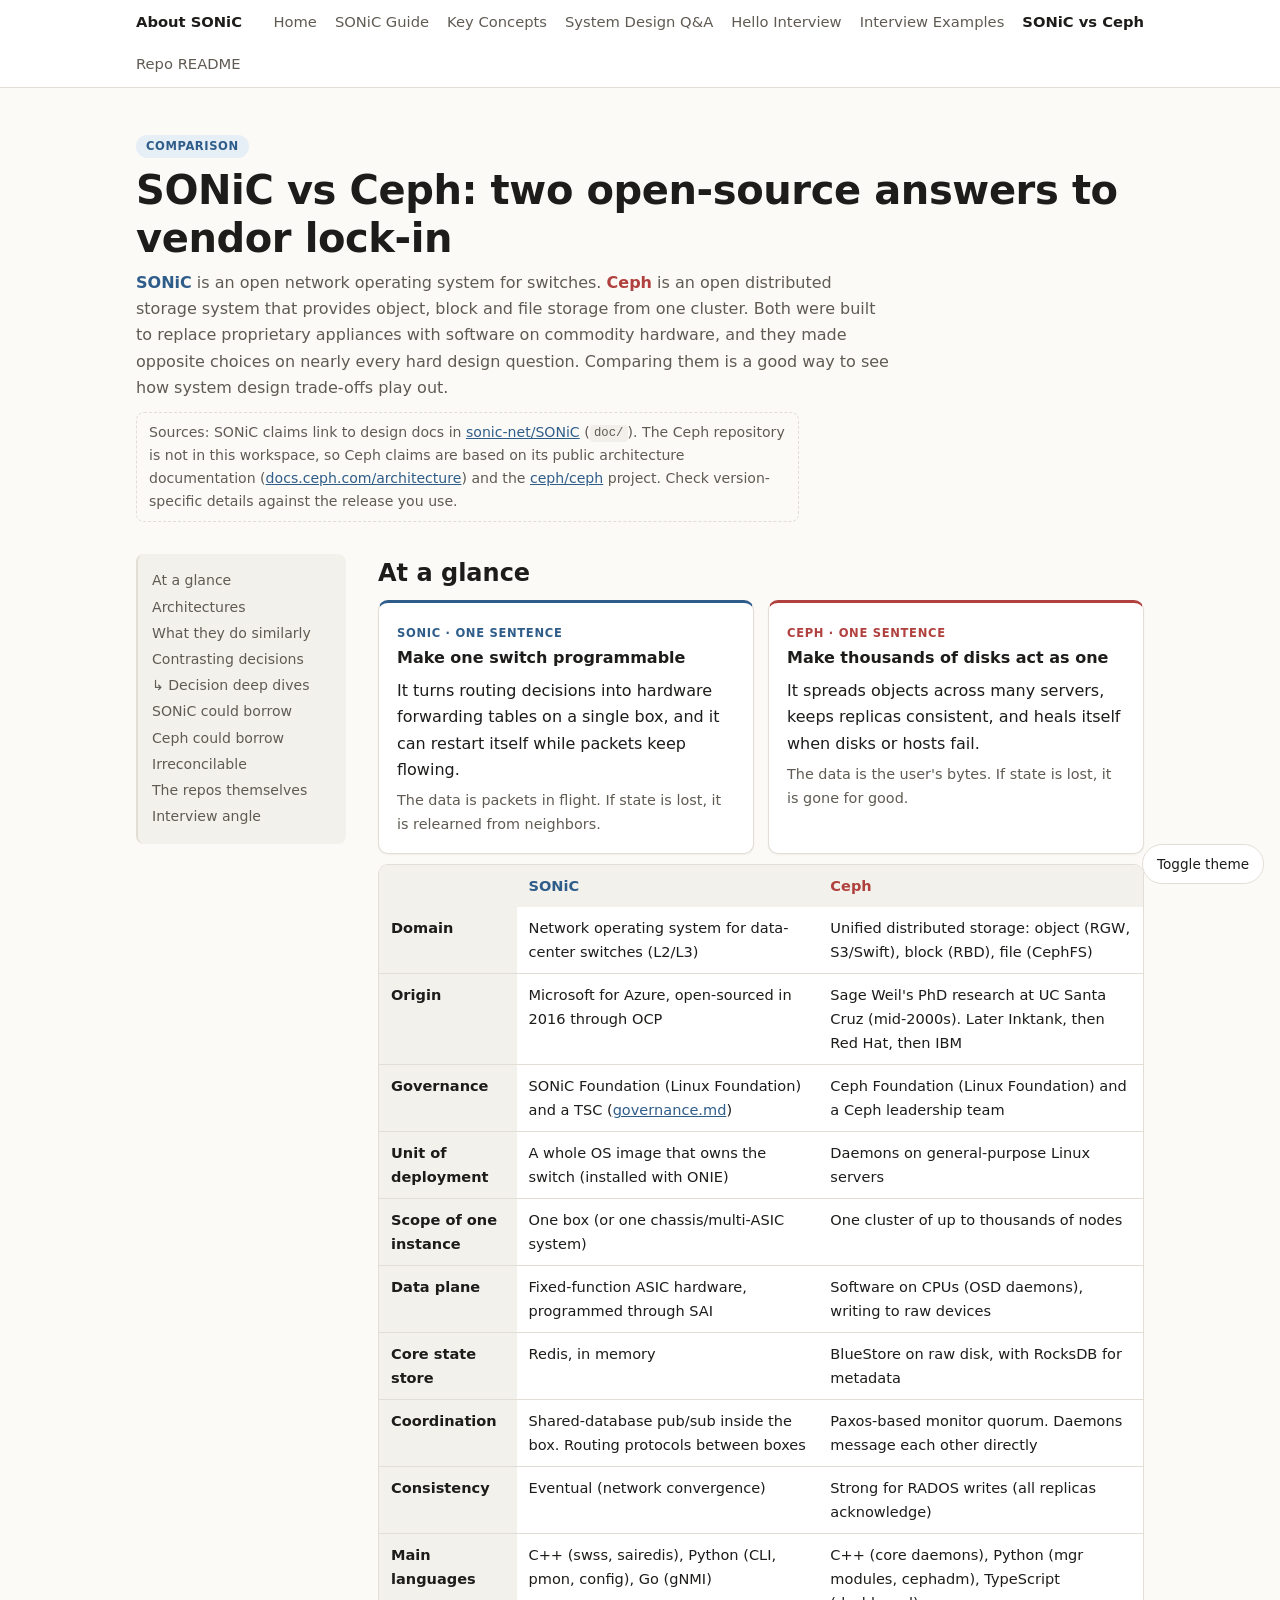
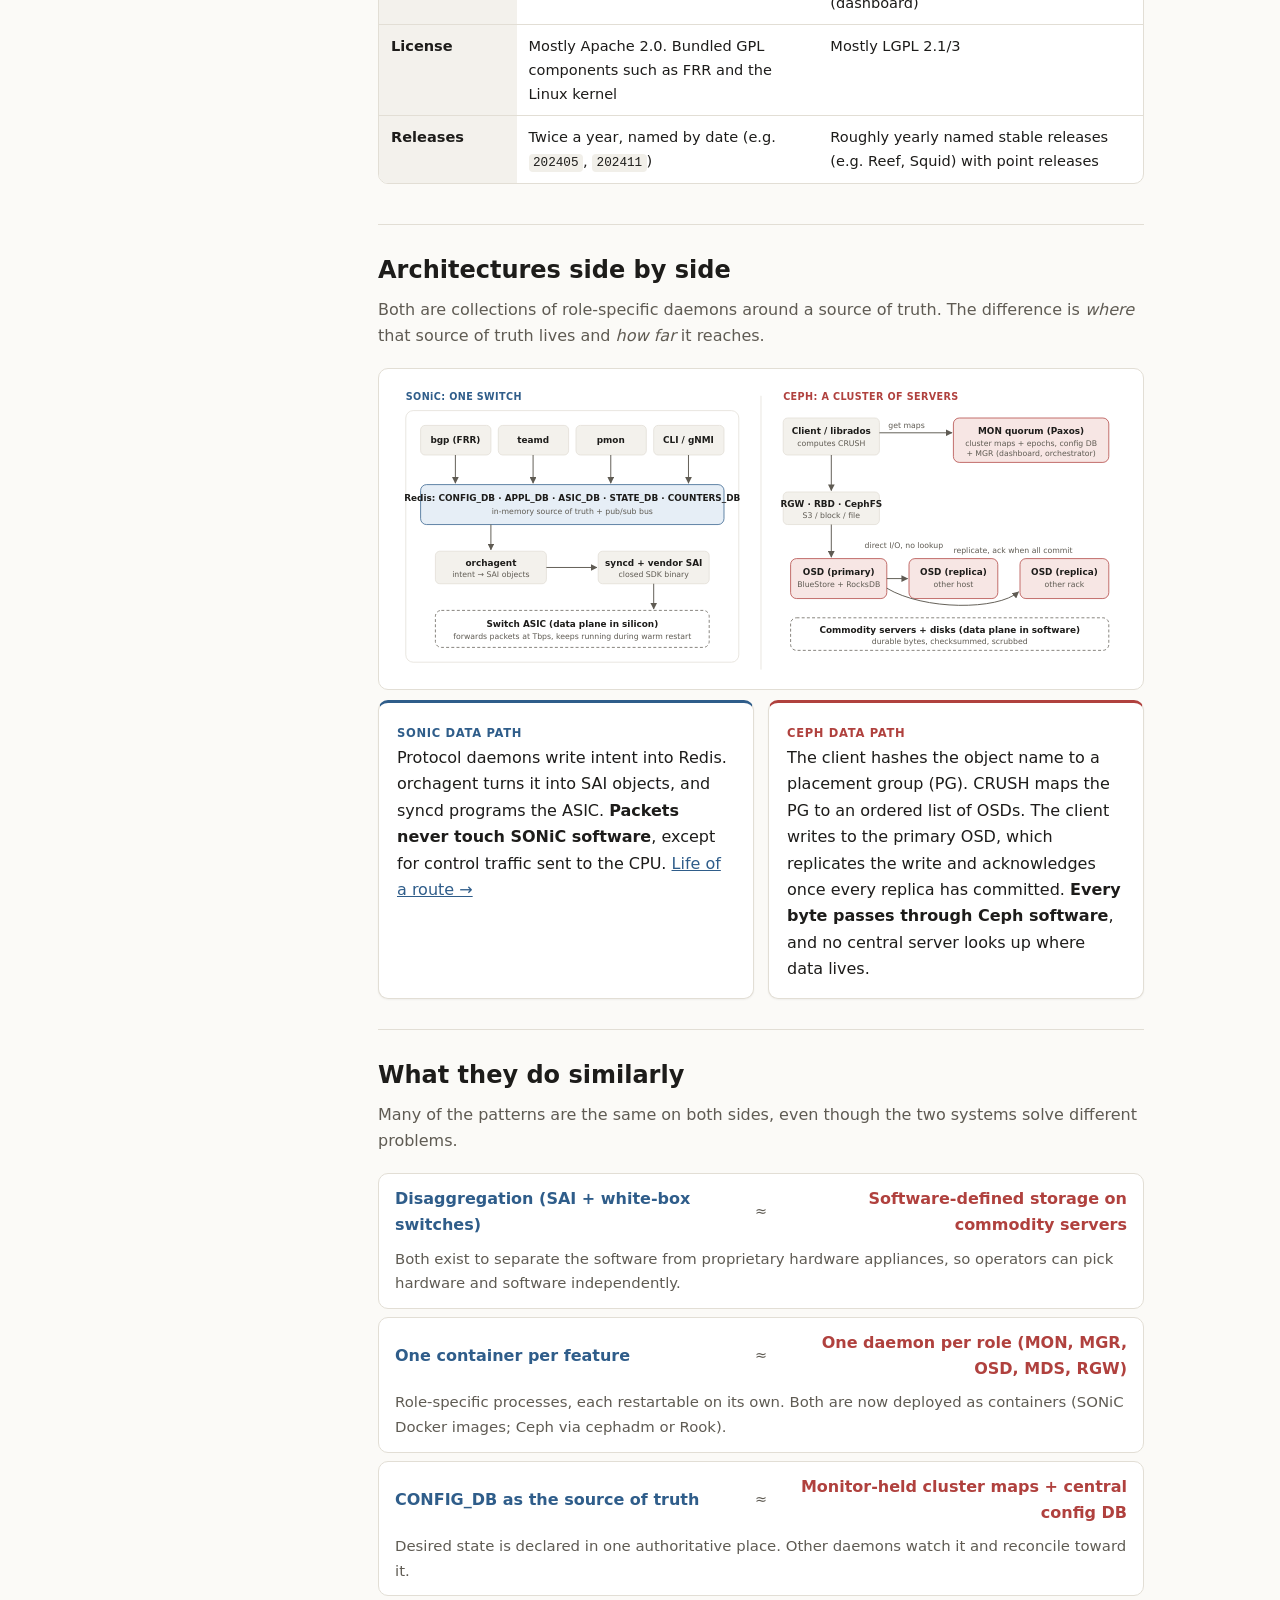
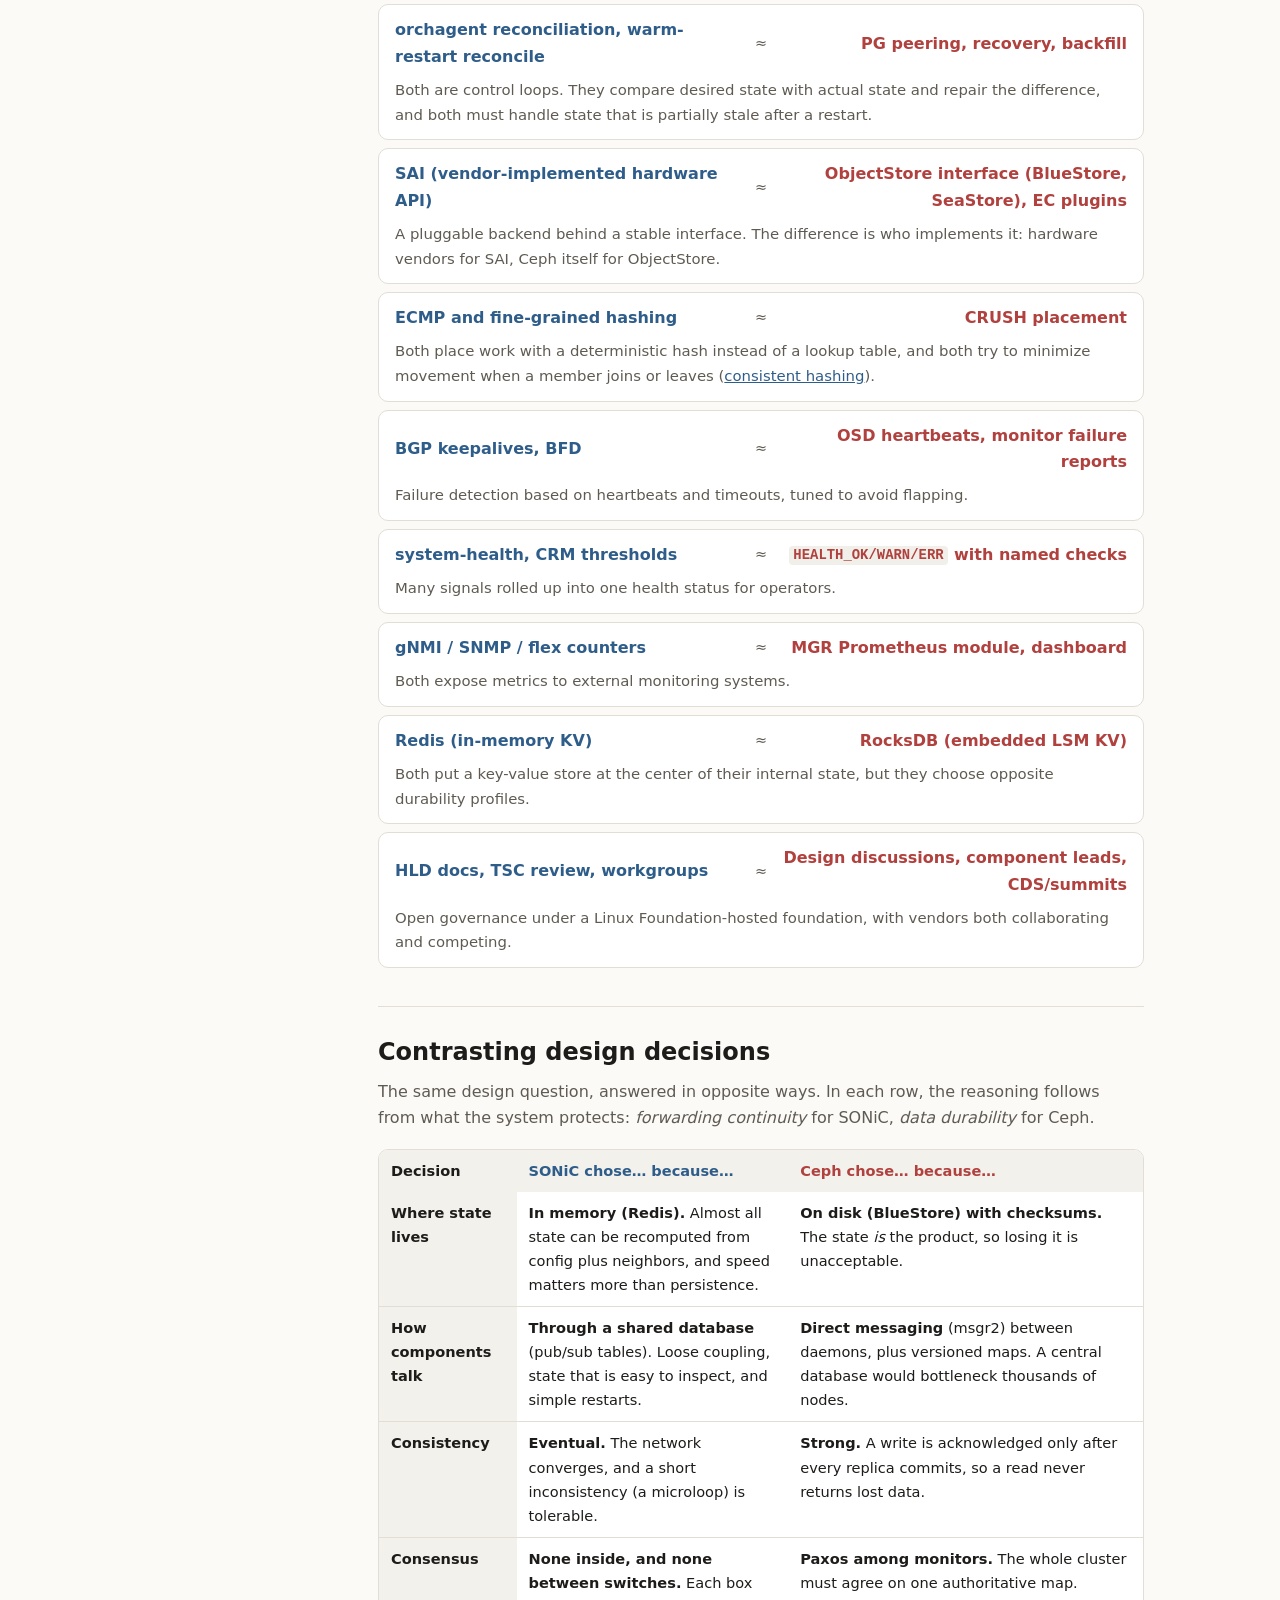
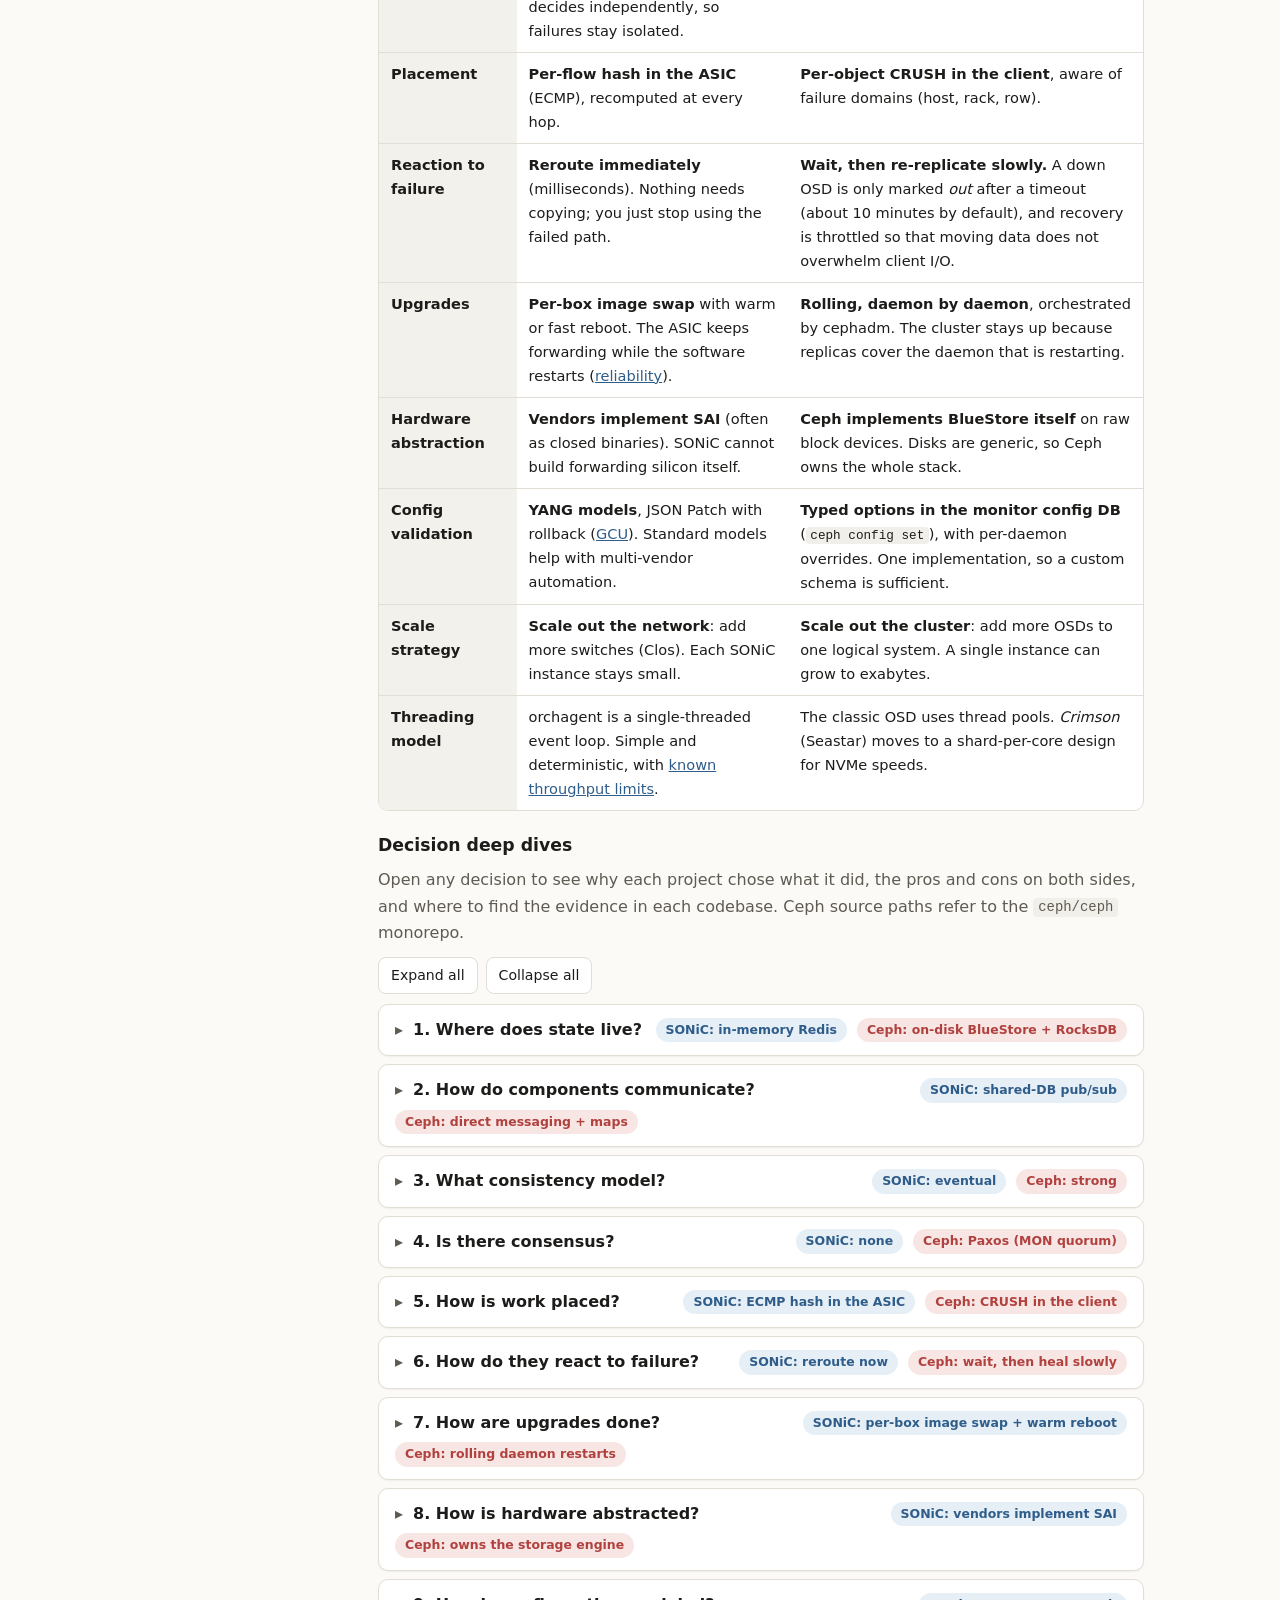
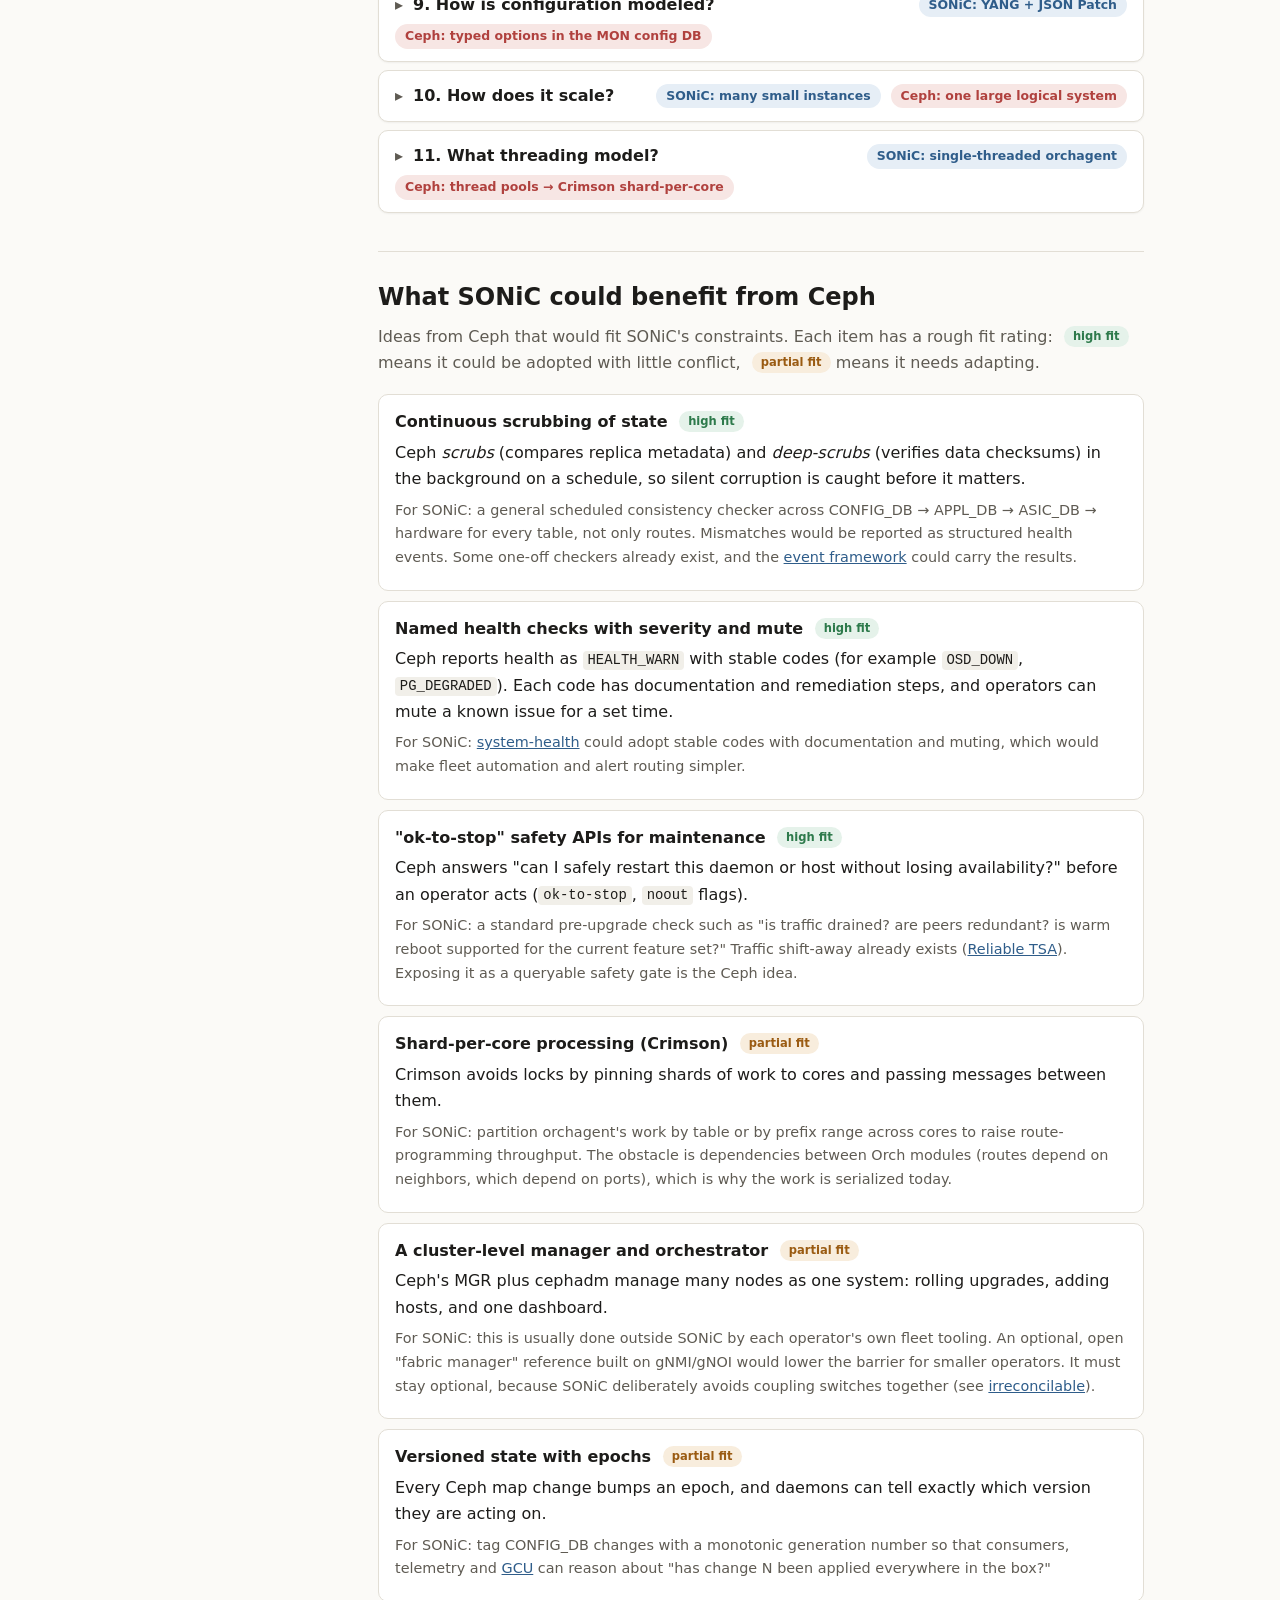
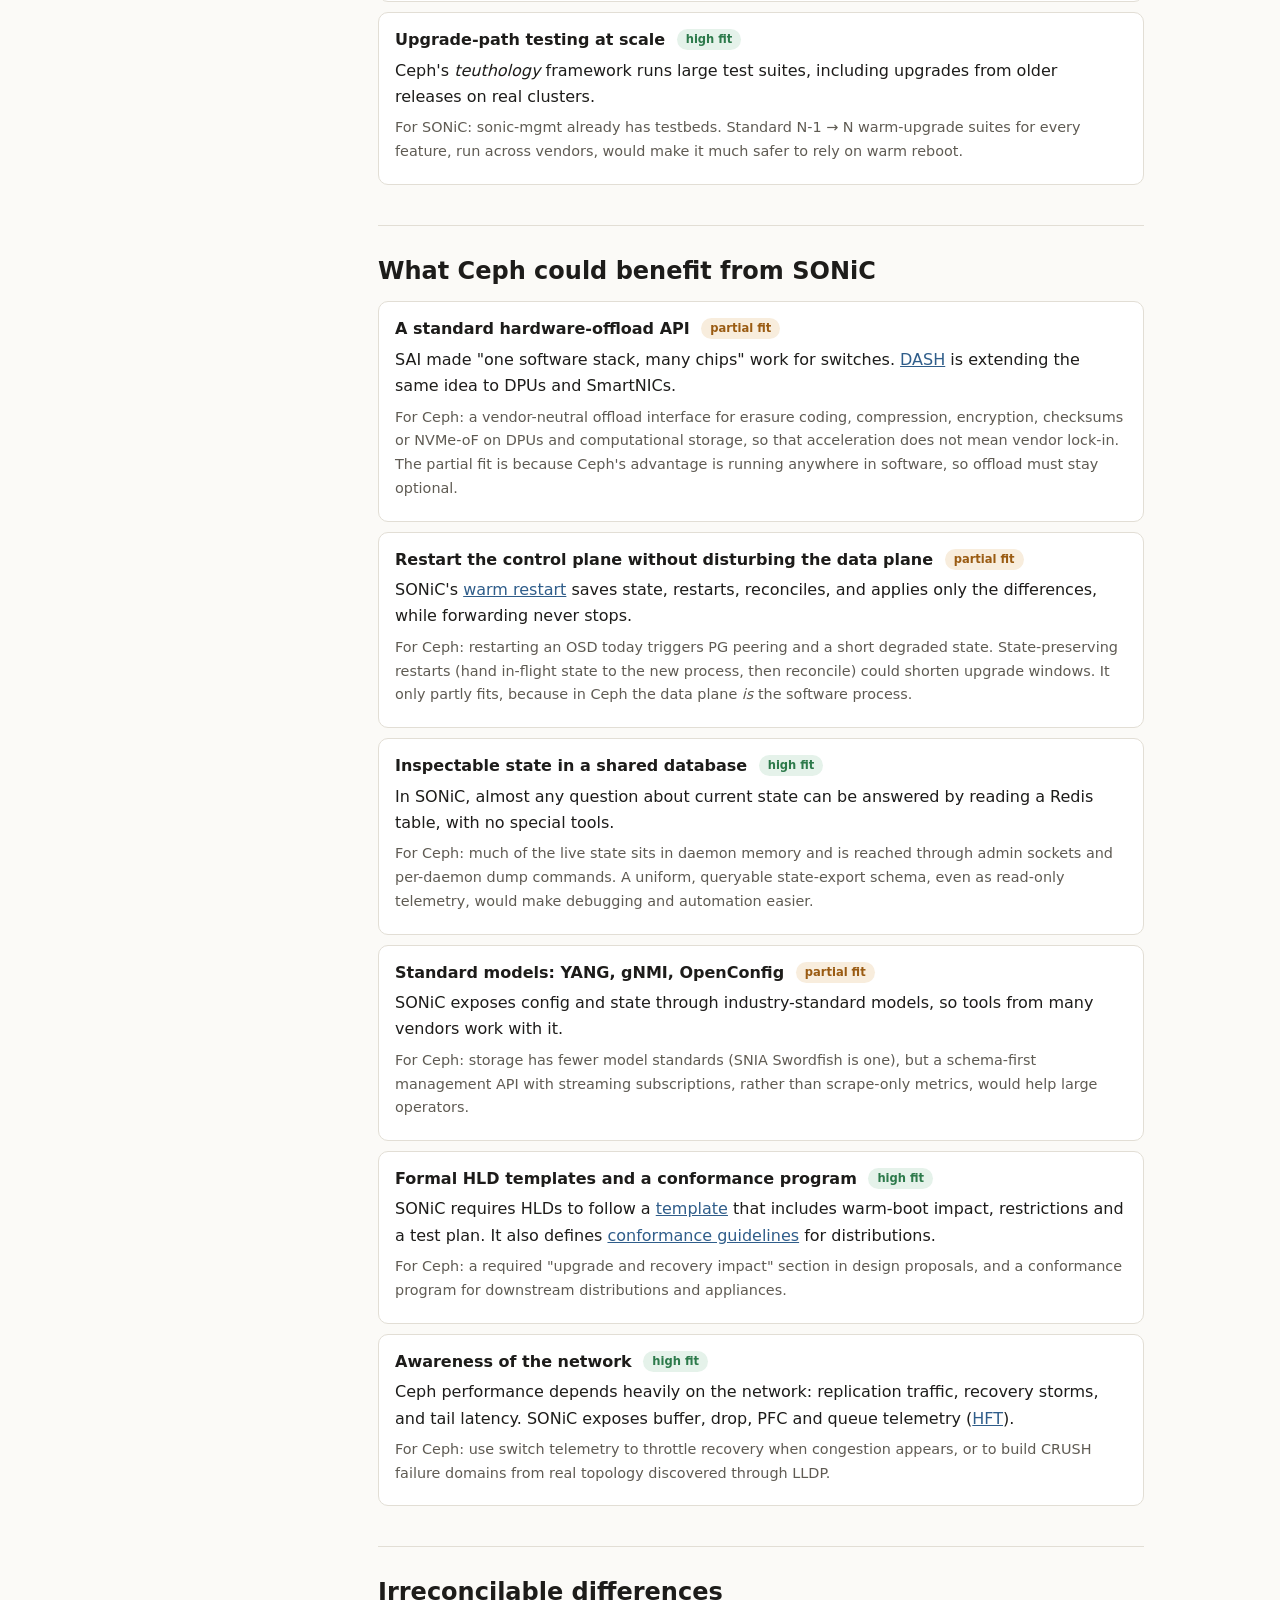
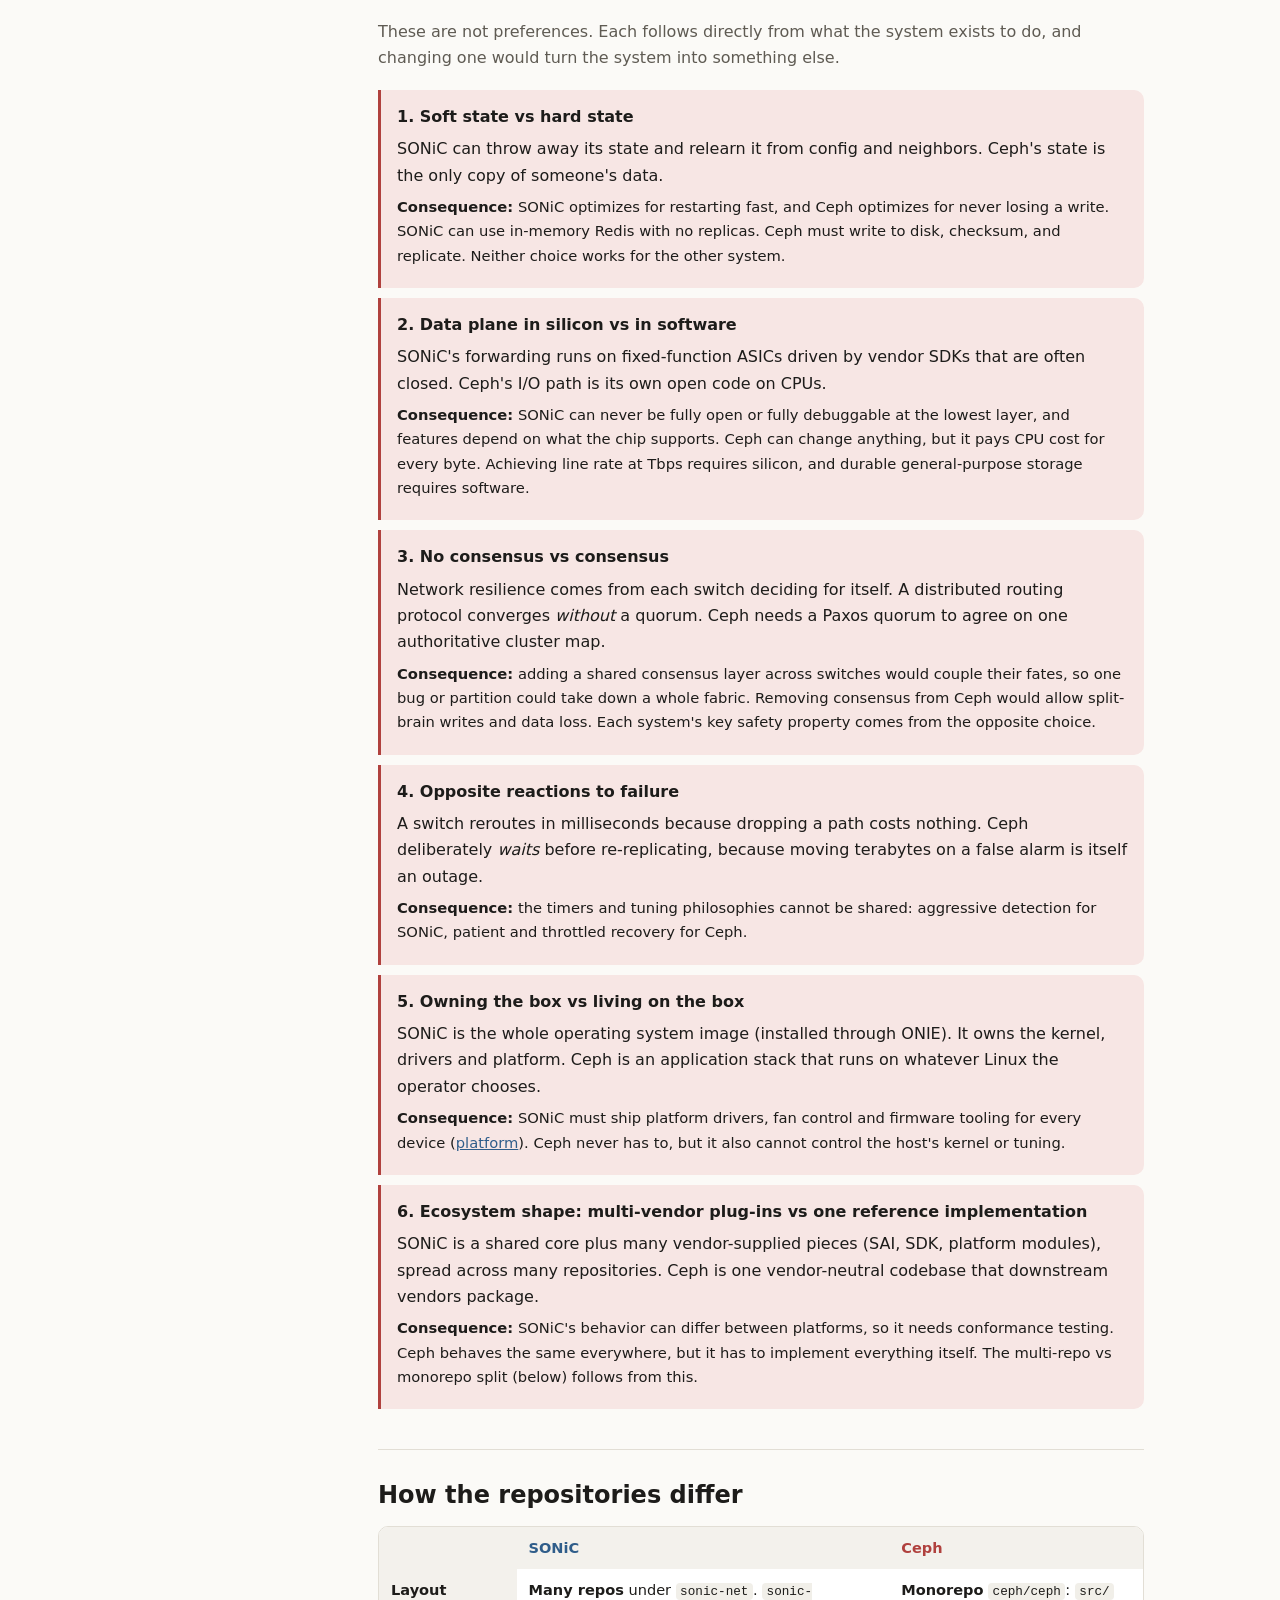
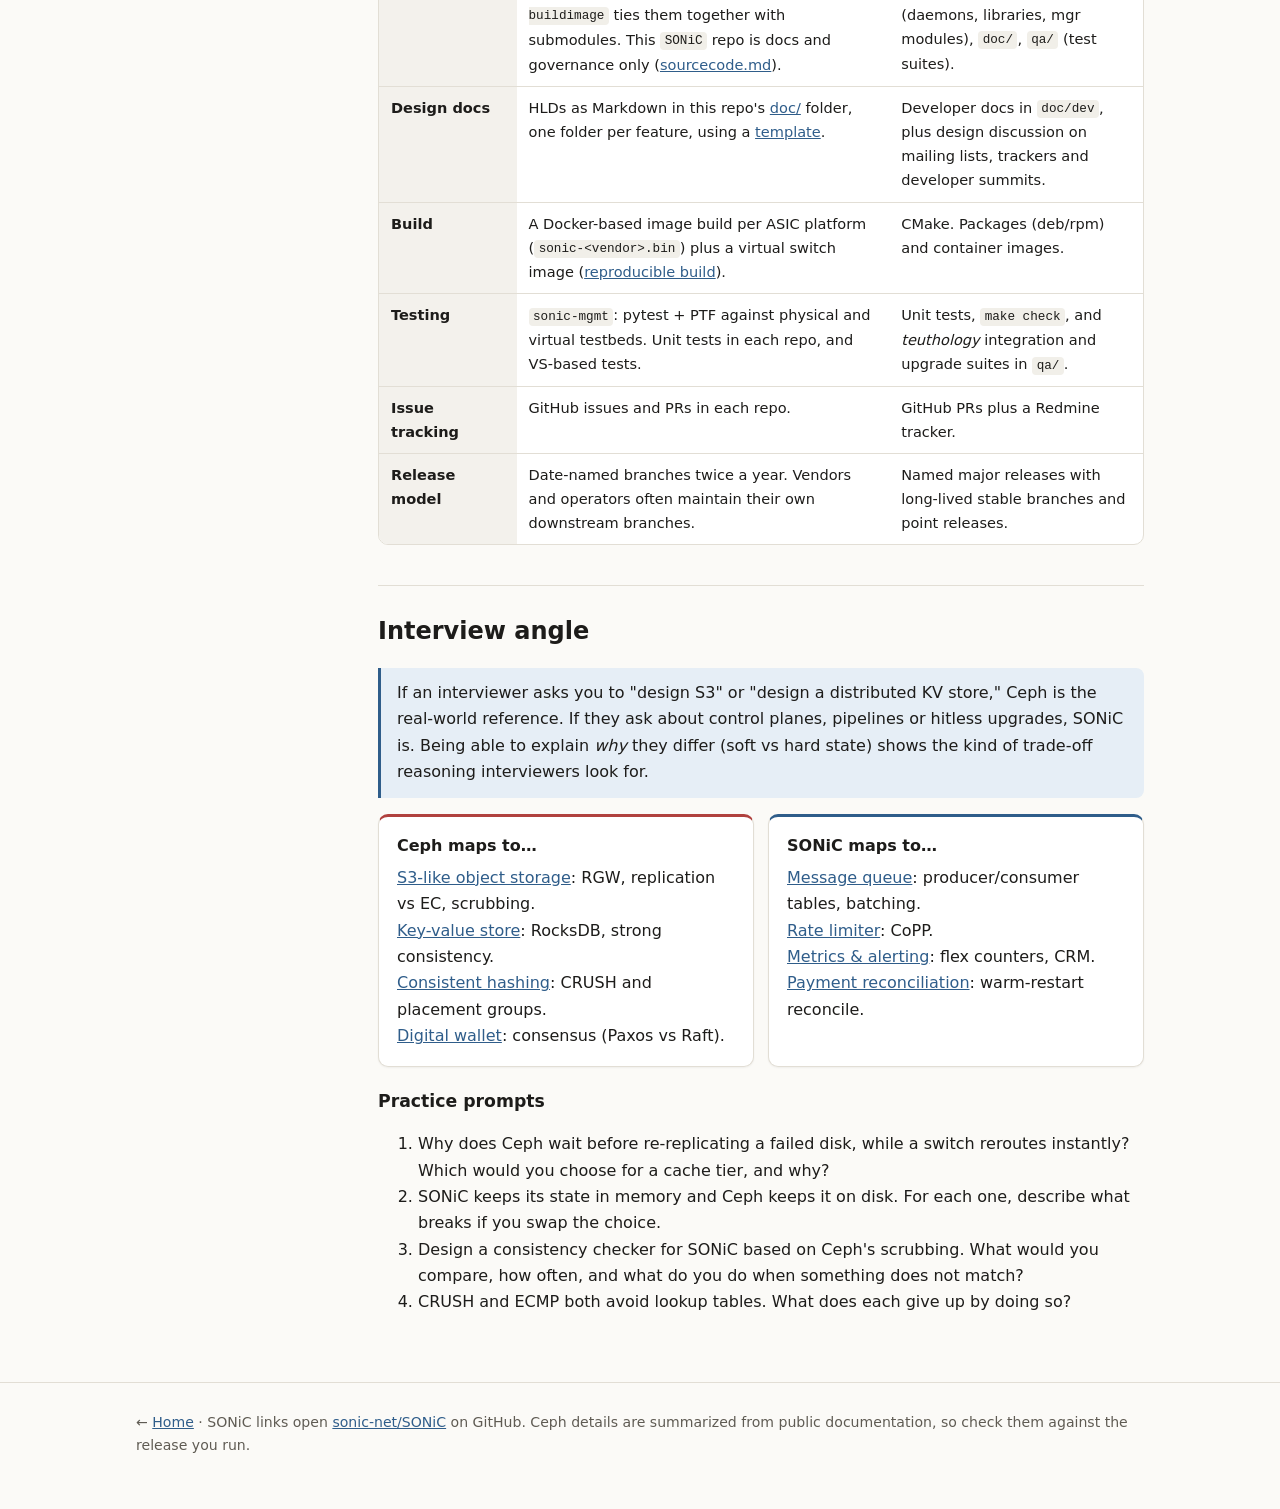
<file: SONiC_vs_Ceph.html>
<!doctype html>
<html lang="en">
<head>
<meta charset="utf-8">
<meta name="viewport" content="width=device-width, initial-scale=1">
<title>SONiC vs Ceph</title>
<style>
:root{
  --bg:#fbfaf7; --surface:#ffffff; --surface-2:#f3f1ec; --text:#1d1c1a; --muted:#5f5b53;
  --border:#e2ded5; --accent:#2f5d8a; --accent-soft:#e6eef6; --ceph:#b0413e; --ceph-soft:#f7e6e4;
  --ok:#2d7a4b; --ok-soft:#e5f2ea; --warn:#9a5b12; --warn-soft:#f8eddd;
  --code-bg:#f1efe9; --shadow:0 1px 2px rgba(0,0,0,.05);
}
@media (prefers-color-scheme: dark){
  :root:not([data-theme="light"]){
    --bg:#161614; --surface:#1f1e1b; --surface-2:#282723; --text:#ecebe6; --muted:#a8a498;
    --border:#37352f; --accent:#8db7e0; --accent-soft:#223244; --ceph:#e8908b; --ceph-soft:#3a2322;
    --ok:#7cc79a; --ok-soft:#1f3328; --warn:#e0a860; --warn-soft:#3a2d1b; --code-bg:#2a2925; --shadow:none;
  }
}
:root[data-theme="dark"]{
  --bg:#161614; --surface:#1f1e1b; --surface-2:#282723; --text:#ecebe6; --muted:#a8a498;
  --border:#37352f; --accent:#8db7e0; --accent-soft:#223244; --ceph:#e8908b; --ceph-soft:#3a2322;
  --ok:#7cc79a; --ok-soft:#1f3328; --warn:#e0a860; --warn-soft:#3a2d1b; --code-bg:#2a2925; --shadow:none;
}
*{box-sizing:border-box}
html{scroll-behavior:smooth}
body{margin:0;background:var(--bg);color:var(--text);font:16px/1.65 system-ui,-apple-system,"Segoe UI",Roboto,sans-serif}
a{color:var(--accent)}
code{font-family:ui-monospace,Consolas,monospace;font-size:.87em;background:var(--code-bg);padding:.1em .35em;border-radius:4px;word-break:break-word}
.wrap{max-width:1040px;margin:0 auto;padding:0 16px}
.topbar{border-bottom:1px solid var(--border);background:var(--surface)}
.topbar .wrap{display:flex;gap:18px;align-items:center;flex-wrap:wrap;padding-top:10px;padding-bottom:10px;font-size:.92rem}
.topbar a{text-decoration:none;color:var(--muted)}
.topbar a.active{color:var(--text);font-weight:600}
.topbar .brand{font-weight:700;color:var(--text);margin-right:auto;text-decoration:none}
header{padding:44px 0 22px}
header h1{font-size:clamp(1.8rem,4vw,2.5rem);line-height:1.2;margin:0 0 8px;letter-spacing:-.01em}
header p{color:var(--muted);margin:0 0 10px;max-width:74ch}
.kicker{display:inline-block;font-size:.72rem;font-weight:600;letter-spacing:.05em;text-transform:uppercase;background:var(--accent-soft);color:var(--accent);border-radius:999px;padding:2px 10px;margin-bottom:8px}
.note{font-size:.88rem;color:var(--muted);border:1px dashed var(--border);border-radius:8px;padding:8px 12px;max-width:74ch}
.layout{display:grid;grid-template-columns:210px 1fr;gap:32px;align-items:start}
nav.side{position:sticky;top:16px;font-size:.88rem;border-left:2px solid var(--border);padding-left:14px}
nav.side ol{list-style:none;margin:0;padding:0}
nav.side li{margin:3px 0}
nav.side a{text-decoration:none;color:var(--muted)}
nav.side a:hover{color:var(--accent)}
@media (max-width:820px){.layout{grid-template-columns:1fr}nav.side{position:static;border-left:none;padding-left:0}}
section{padding:26px 0 30px;border-top:1px solid var(--border)}
section:first-child{border-top:none;padding-top:0}
h2{font-size:1.5rem;margin:0 0 6px}
.lede{color:var(--muted);margin:0 0 18px;max-width:75ch}
h3{font-size:1.08rem;margin:20px 0 8px}
.pair{display:grid;grid-template-columns:1fr 1fr;gap:14px}
@media (max-width:640px){.pair{grid-template-columns:1fr}}
.card{background:var(--surface);border:1px solid var(--border);border-radius:10px;padding:16px 18px;box-shadow:var(--shadow)}
.card h4{margin:0 0 6px;font-size:1rem}
.card p{margin:0 0 6px}
.card p:last-child{margin:0}
.card.s{border-top:3px solid var(--accent)}
.card.c{border-top:3px solid var(--ceph)}
.lbl{font-size:.72rem;font-weight:700;letter-spacing:.06em;text-transform:uppercase}
.lbl.s{color:var(--accent)} .lbl.c{color:var(--ceph)}
.grid{display:grid;gap:14px;grid-template-columns:repeat(auto-fit,minmax(260px,1fr))}
.table-wrap{overflow-x:auto;border:1px solid var(--border);border-radius:10px;background:var(--surface);margin:10px 0}
table{border-collapse:collapse;width:100%;min-width:700px;font-size:.91rem}
th,td{text-align:left;vertical-align:top;padding:9px 12px;border-bottom:1px solid var(--border)}
thead th{background:var(--surface-2);font-weight:600}
thead th.s{color:var(--accent)} thead th.c{color:var(--ceph)}
tbody th{font-weight:600;background:var(--surface-2);width:18%}
tr:last-child td,tr:last-child th{border-bottom:none}
.diagram{background:var(--surface);border:1px solid var(--border);border-radius:10px;padding:12px;overflow-x:auto;margin:10px 0}
.diagram svg{display:block;width:100%;min-width:720px;height:auto}
.sim{display:grid;grid-template-columns:1fr auto 1fr;gap:8px 12px;align-items:center;background:var(--surface);border:1px solid var(--border);border-radius:10px;padding:12px 16px;margin:8px 0}
.sim .l{color:var(--accent);font-weight:600}
.sim .r{color:var(--ceph);font-weight:600;text-align:right}
.sim .eq{color:var(--muted);font-size:.9rem}
.sim p{grid-column:1/-1;margin:0;color:var(--muted);font-size:.93rem}
@media (max-width:560px){.sim{grid-template-columns:1fr}.sim .r{text-align:left}.sim .eq{display:none}}
.idea{background:var(--surface);border:1px solid var(--border);border-radius:10px;padding:14px 16px;margin:10px 0}
.idea h4{margin:0 0 4px;font-size:1rem}
.idea p{margin:0 0 6px}
.idea .how{font-size:.9rem;color:var(--muted)}
.fit{display:inline-block;font-size:.72rem;font-weight:600;border-radius:999px;padding:1px 9px;margin-left:6px;vertical-align:2px}
.fit.hi{background:var(--ok-soft);color:var(--ok)} .fit.md{background:var(--warn-soft);color:var(--warn)}
.irr{border-left:3px solid var(--ceph);background:var(--ceph-soft);border-radius:0 10px 10px 0;padding:14px 16px;margin:10px 0}
.irr h4{margin:0 0 6px}
.irr p{margin:0 0 6px}
.irr .why{font-size:.92rem}
.btn{border:1px solid var(--border);background:var(--surface);color:var(--text);border-radius:8px;padding:6px 12px;font:inherit;font-size:.88rem;cursor:pointer}
.btn:hover{border-color:var(--accent)}
.dd-tools{display:flex;gap:8px;margin:0 0 10px}
details.dd{background:var(--surface);border:1px solid var(--border);border-radius:10px;margin:8px 0;box-shadow:var(--shadow)}
details.dd summary{cursor:pointer;padding:12px 16px;display:flex;flex-wrap:wrap;align-items:center;gap:6px 10px;list-style:none}
details.dd summary::-webkit-details-marker{display:none}
details.dd summary::before{content:"▸";color:var(--muted);transition:transform .15s}
details.dd[open] summary::before{transform:rotate(90deg)}
details.dd[open] summary{border-bottom:1px solid var(--border)}
.dq{font-weight:600;margin-right:auto}
.chip{font-size:.78rem;border-radius:999px;padding:2px 10px;font-weight:600}
.chip.s{background:var(--accent-soft);color:var(--accent)}
.chip.c{background:var(--ceph-soft);color:var(--ceph)}
.dd-body{display:grid;grid-template-columns:1fr 1fr;gap:14px;padding:14px 16px}
@media (max-width:760px){.dd-body{grid-template-columns:1fr}}
.side{border-radius:8px;padding:12px 14px;background:var(--surface-2)}
.side.s{border-top:3px solid var(--accent)} .side.c{border-top:3px solid var(--ceph)}
.side h5{margin:0 0 6px;font-size:.95rem}
.side.s h5{color:var(--accent)} .side.c h5{color:var(--ceph)}
.side p{margin:0 0 8px;font-size:.94rem}
.pc{display:grid;grid-template-columns:1fr 1fr;gap:10px;font-size:.9rem}
@media (max-width:460px){.pc{grid-template-columns:1fr}}
.pc ul{margin:4px 0 0;padding-left:18px}
.pc li{margin:2px 0}
b.pro{color:var(--ok)} b.con{color:var(--ceph)}
.ev{font-size:.84rem;color:var(--muted);margin:8px 0 0!important}
.bl{grid-column:1/-1;margin:0;padding:10px 14px;border-left:3px solid var(--warn);background:var(--warn-soft);border-radius:0 8px 8px 0;font-size:.94rem}
.callout{border-left:3px solid var(--accent);background:var(--accent-soft);padding:12px 16px;border-radius:0 8px 8px 0;margin:16px 0}
footer{padding:28px 0 60px;color:var(--muted);font-size:.88rem;border-top:1px solid var(--border);margin-top:20px}
.theme-btn{position:fixed;right:16px;bottom:16px;z-index:10;border:1px solid var(--border);background:var(--surface);color:var(--text);border-radius:999px;padding:8px 14px;font:inherit;font-size:.85rem;cursor:pointer}
svg text{font-family:system-ui,-apple-system,"Segoe UI",sans-serif}
.s-box{fill:var(--surface-2);stroke:var(--border)}
.s-sdb{fill:var(--accent-soft);stroke:var(--accent)}
.s-cdb{fill:var(--ceph-soft);stroke:var(--ceph)}
.s-hw{fill:var(--surface);stroke:var(--muted);stroke-dasharray:4 3}
.s-t{fill:var(--text);font-size:12px;font-weight:600}
.s-m{fill:var(--muted);font-size:10.5px}
.s-h{font-size:13px;font-weight:700;letter-spacing:.04em}
.s-h.s{fill:var(--accent)} .s-h.c{fill:var(--ceph)}
.s-line{stroke:var(--muted);stroke-width:1.3;fill:none}
.s-arrow{fill:var(--muted)}
.s-div{stroke:var(--border);stroke-width:1}
</style>
<link rel="stylesheet" href="mobile.css">
</head>
<body>

<div class="topbar"><div class="wrap">
  <a class="brand" href="index.html">About SONiC</a>
  <a href="index.html">Home</a>
  <a href="SONiC_Guide.html">SONiC Guide</a>
  <a href="Key_Concepts.html">Key Concepts</a>
  <a href="System_Design_QA.html">System Design Q&amp;A</a>
  <a href="Hello_Interview.html">Hello Interview</a>
  <a href="Interview_Examples.html">Interview Examples</a>
  <a class="active" href="SONiC_vs_Ceph.html">SONiC vs Ceph</a>
  <a href="https://github.com/sonic-net/SONiC/blob/master/README.md">Repo README</a>
</div></div>

<header><div class="wrap">
  <span class="kicker">Comparison</span>
  <h1>SONiC vs Ceph: two open-source answers to vendor lock-in</h1>
  <p><strong style="color:var(--accent)">SONiC</strong> is an open network operating system for switches. <strong style="color:var(--ceph)">Ceph</strong> is an open distributed storage system that provides object, block and file storage from one cluster. Both were built to replace proprietary appliances with software on commodity hardware, and they made opposite choices on nearly every hard design question. Comparing them is a good way to see how system design trade-offs play out.</p>
  <p class="note">Sources: SONiC claims link to design docs in <a href="https://github.com/sonic-net/SONiC">sonic-net/SONiC</a> (<code>doc/</code>). The Ceph repository is not in this workspace, so Ceph claims are based on its public architecture documentation (<a href="https://docs.ceph.com/en/latest/architecture/">docs.ceph.com/architecture</a>) and the <a href="https://github.com/ceph/ceph">ceph/ceph</a> project. Check version-specific details against the release you use.</p>
</div></header>

<div class="wrap layout">
<nav class="side" aria-label="Contents">
  <ol>
    <li><a href="#glance">At a glance</a></li>
    <li><a href="#arch">Architectures</a></li>
    <li><a href="#similar">What they do similarly</a></li>
    <li><a href="#decisions">Contrasting decisions</a></li>
    <li><a href="#deep-dives">↳ Decision deep dives</a></li>
    <li><a href="#s-from-c">SONiC could borrow</a></li>
    <li><a href="#c-from-s">Ceph could borrow</a></li>
    <li><a href="#irreconcilable">Irreconcilable</a></li>
    <li><a href="#repos">The repos themselves</a></li>
    <li><a href="#interview">Interview angle</a></li>
  </ol>
</nav>

<main>

<!-- GLANCE -->
<section id="glance">
  <h2>At a glance</h2>
  <div class="pair">
    <div class="card s"><span class="lbl s">SONiC · one sentence</span><h4>Make one switch programmable</h4><p>It turns routing decisions into hardware forwarding tables on a single box, and it can restart itself while packets keep flowing.</p><p style="color:var(--muted);font-size:.9rem">The data is packets in flight. If state is lost, it is relearned from neighbors.</p></div>
    <div class="card c"><span class="lbl c">Ceph · one sentence</span><h4>Make thousands of disks act as one</h4><p>It spreads objects across many servers, keeps replicas consistent, and heals itself when disks or hosts fail.</p><p style="color:var(--muted);font-size:.9rem">The data is the user's bytes. If state is lost, it is gone for good.</p></div>
  </div>
  <div class="table-wrap"><table>
    <thead><tr><th></th><th class="s">SONiC</th><th class="c">Ceph</th></tr></thead>
    <tbody>
      <tr><th>Domain</th><td>Network operating system for data-center switches (L2/L3)</td><td>Unified distributed storage: object (RGW, S3/Swift), block (RBD), file (CephFS)</td></tr>
      <tr><th>Origin</th><td>Microsoft for Azure, open-sourced in 2016 through OCP</td><td>Sage Weil's PhD research at UC Santa Cruz (mid-2000s). Later Inktank, then Red Hat, then IBM</td></tr>
      <tr><th>Governance</th><td>SONiC Foundation (Linux Foundation) and a TSC (<a href="https://github.com/sonic-net/SONiC/blob/master/governance.md">governance.md</a>)</td><td>Ceph Foundation (Linux Foundation) and a Ceph leadership team</td></tr>
      <tr><th>Unit of deployment</th><td>A whole OS image that owns the switch (installed with ONIE)</td><td>Daemons on general-purpose Linux servers</td></tr>
      <tr><th>Scope of one instance</th><td>One box (or one chassis/multi-ASIC system)</td><td>One cluster of up to thousands of nodes</td></tr>
      <tr><th>Data plane</th><td>Fixed-function ASIC hardware, programmed through SAI</td><td>Software on CPUs (OSD daemons), writing to raw devices</td></tr>
      <tr><th>Core state store</th><td>Redis, in memory</td><td>BlueStore on raw disk, with RocksDB for metadata</td></tr>
      <tr><th>Coordination</th><td>Shared-database pub/sub inside the box. Routing protocols between boxes</td><td>Paxos-based monitor quorum. Daemons message each other directly</td></tr>
      <tr><th>Consistency</th><td>Eventual (network convergence)</td><td>Strong for RADOS writes (all replicas acknowledge)</td></tr>
      <tr><th>Main languages</th><td>C++ (swss, sairedis), Python (CLI, pmon, config), Go (gNMI)</td><td>C++ (core daemons), Python (mgr modules, cephadm), TypeScript (dashboard)</td></tr>
      <tr><th>License</th><td>Mostly Apache 2.0. Bundled GPL components such as FRR and the Linux kernel</td><td>Mostly LGPL 2.1/3</td></tr>
      <tr><th>Releases</th><td>Twice a year, named by date (e.g. <code>202405</code>, <code>202411</code>)</td><td>Roughly yearly named stable releases (e.g. Reef, Squid) with point releases</td></tr>
    </tbody>
  </table></div>
</section>

<!-- ARCH -->
<section id="arch">
  <h2>Architectures side by side</h2>
  <p class="lede">Both are collections of role-specific daemons around a source of truth. The difference is <em>where</em> that source of truth lives and <em>how far</em> it reaches.</p>
  <div class="diagram" role="img" aria-label="Left: SONiC inside one switch, with containers around Redis, orchagent and syncd programming the ASIC. Right: Ceph cluster with clients computing placement via CRUSH and talking directly to OSDs, monitors holding cluster maps via Paxos.">
    <svg viewBox="0 0 1000 400" xmlns="http://www.w3.org/2000/svg">
      <defs><marker id="ah" viewBox="0 0 10 10" refX="9" refY="5" markerWidth="7" markerHeight="7" orient="auto-start-reverse"><path class="s-arrow" d="M0,0 L10,5 L0,10 z"/></marker></defs>
      <text class="s-h s" x="20" y="26">SONiC: ONE SWITCH</text>
      <rect class="s-box" x="20" y="40" width="450" height="340" rx="10" style="fill:none"/>
      <rect class="s-box" x="40" y="60" width="95" height="40" rx="6"/><text class="s-t" x="87" y="84" text-anchor="middle">bgp (FRR)</text>
      <rect class="s-box" x="145" y="60" width="95" height="40" rx="6"/><text class="s-t" x="192" y="84" text-anchor="middle">teamd</text>
      <rect class="s-box" x="250" y="60" width="95" height="40" rx="6"/><text class="s-t" x="297" y="84" text-anchor="middle">pmon</text>
      <rect class="s-box" x="355" y="60" width="95" height="40" rx="6"/><text class="s-t" x="402" y="84" text-anchor="middle">CLI / gNMI</text>
      <rect class="s-sdb" x="40" y="140" width="410" height="54" rx="8"/><text class="s-t" x="245" y="162" text-anchor="middle">Redis: CONFIG_DB · APPL_DB · ASIC_DB · STATE_DB · COUNTERS_DB</text><text class="s-m" x="245" y="180" text-anchor="middle">in-memory source of truth + pub/sub bus</text>
      <rect class="s-box" x="60" y="230" width="150" height="44" rx="6"/><text class="s-t" x="135" y="250" text-anchor="middle">orchagent</text><text class="s-m" x="135" y="265" text-anchor="middle">intent → SAI objects</text>
      <rect class="s-box" x="280" y="230" width="150" height="44" rx="6"/><text class="s-t" x="355" y="250" text-anchor="middle">syncd + vendor SAI</text><text class="s-m" x="355" y="265" text-anchor="middle">closed SDK binary</text>
      <rect class="s-hw" x="60" y="310" width="370" height="50" rx="8"/><text class="s-t" x="245" y="332" text-anchor="middle">Switch ASIC (data plane in silicon)</text><text class="s-m" x="245" y="348" text-anchor="middle">forwards packets at Tbps, keeps running during warm restart</text>
      <path class="s-line" d="M87 100 V138" marker-end="url(#ah)"/><path class="s-line" d="M192 100 V138" marker-end="url(#ah)"/><path class="s-line" d="M297 100 V138" marker-end="url(#ah)"/><path class="s-line" d="M402 100 V138" marker-end="url(#ah)"/>
      <path class="s-line" d="M135 194 V228" marker-end="url(#ah)"/><path class="s-line" d="M210 252 H278" marker-end="url(#ah)"/><path class="s-line" d="M355 274 V308" marker-end="url(#ah)"/>

      <line class="s-div" x1="500" y1="20" x2="500" y2="390"/>

      <text class="s-h c" x="530" y="26">CEPH: A CLUSTER OF SERVERS</text>
      <rect class="s-box" x="530" y="50" width="130" height="50" rx="6"/><text class="s-t" x="595" y="72" text-anchor="middle">Client / librados</text><text class="s-m" x="595" y="88" text-anchor="middle">computes CRUSH</text>
      <rect class="s-cdb" x="760" y="50" width="210" height="60" rx="8"/><text class="s-t" x="865" y="72" text-anchor="middle">MON quorum (Paxos)</text><text class="s-m" x="865" y="88" text-anchor="middle">cluster maps + epochs, config DB</text><text class="s-m" x="865" y="102" text-anchor="middle">+ MGR (dashboard, orchestrator)</text>
      <rect class="s-box" x="530" y="150" width="130" height="44" rx="6"/><text class="s-t" x="595" y="170" text-anchor="middle">RGW · RBD · CephFS</text><text class="s-m" x="595" y="185" text-anchor="middle">S3 / block / file</text>
      <rect class="s-cdb" x="540" y="240" width="130" height="54" rx="8"/><text class="s-t" x="605" y="262" text-anchor="middle">OSD (primary)</text><text class="s-m" x="605" y="278" text-anchor="middle">BlueStore + RocksDB</text>
      <rect class="s-cdb" x="700" y="240" width="120" height="54" rx="8"/><text class="s-t" x="760" y="262" text-anchor="middle">OSD (replica)</text><text class="s-m" x="760" y="278" text-anchor="middle">other host</text>
      <rect class="s-cdb" x="850" y="240" width="120" height="54" rx="8"/><text class="s-t" x="910" y="262" text-anchor="middle">OSD (replica)</text><text class="s-m" x="910" y="278" text-anchor="middle">other rack</text>
      <rect class="s-hw" x="540" y="320" width="430" height="44" rx="8"/><text class="s-t" x="755" y="340" text-anchor="middle">Commodity servers + disks (data plane in software)</text><text class="s-m" x="755" y="355" text-anchor="middle">durable bytes, checksummed, scrubbed</text>
      <path class="s-line" d="M660 70 H758" marker-end="url(#ah)"/><text class="s-m" x="672" y="64">get maps</text>
      <path class="s-line" d="M595 194 V238" marker-end="url(#ah)"/>
      <path class="s-line" d="M595 100 V148" marker-end="url(#ah)"/>
      <path class="s-line" d="M670 267 H698" marker-end="url(#ah)"/><path class="s-line" d="M670 280 C 720 310, 820 310, 848 285" marker-end="url(#ah)"/>
      <text class="s-m" x="640" y="226">direct I/O, no lookup</text>
      <text class="s-m" x="760" y="232">replicate, ack when all commit</text>
    </svg>
  </div>
  <div class="pair">
    <div class="card s"><span class="lbl s">SONiC data path</span><p>Protocol daemons write intent into Redis. orchagent turns it into SAI objects, and syncd programs the ASIC. <strong>Packets never touch SONiC software</strong>, except for control traffic sent to the CPU. <a href="SONiC_Guide.html#route">Life of a route →</a></p></div>
    <div class="card c"><span class="lbl c">Ceph data path</span><p>The client hashes the object name to a placement group (PG). CRUSH maps the PG to an ordered list of OSDs. The client writes to the primary OSD, which replicates the write and acknowledges once every replica has committed. <strong>Every byte passes through Ceph software</strong>, and no central server looks up where data lives.</p></div>
  </div>
</section>

<!-- SIMILAR -->
<section id="similar">
  <h2>What they do similarly</h2>
  <p class="lede">Many of the patterns are the same on both sides, even though the two systems solve different problems.</p>
  <div class="sim"><span class="l">Disaggregation (SAI + white-box switches)</span><span class="eq">≈</span><span class="r">Software-defined storage on commodity servers</span><p>Both exist to separate the software from proprietary hardware appliances, so operators can pick hardware and software independently.</p></div>
  <div class="sim"><span class="l">One container per feature</span><span class="eq">≈</span><span class="r">One daemon per role (MON, MGR, OSD, MDS, RGW)</span><p>Role-specific processes, each restartable on its own. Both are now deployed as containers (SONiC Docker images; Ceph via cephadm or Rook).</p></div>
  <div class="sim"><span class="l">CONFIG_DB as the source of truth</span><span class="eq">≈</span><span class="r">Monitor-held cluster maps + central config DB</span><p>Desired state is declared in one authoritative place. Other daemons watch it and reconcile toward it.</p></div>
  <div class="sim"><span class="l">orchagent reconciliation, warm-restart reconcile</span><span class="eq">≈</span><span class="r">PG peering, recovery, backfill</span><p>Both are control loops. They compare desired state with actual state and repair the difference, and both must handle state that is partially stale after a restart.</p></div>
  <div class="sim"><span class="l">SAI (vendor-implemented hardware API)</span><span class="eq">≈</span><span class="r">ObjectStore interface (BlueStore, SeaStore), EC plugins</span><p>A pluggable backend behind a stable interface. The difference is who implements it: hardware vendors for SAI, Ceph itself for ObjectStore.</p></div>
  <div class="sim"><span class="l">ECMP and fine-grained hashing</span><span class="eq">≈</span><span class="r">CRUSH placement</span><p>Both place work with a deterministic hash instead of a lookup table, and both try to minimize movement when a member joins or leaves (<a href="Key_Concepts.html#v1-5">consistent hashing</a>).</p></div>
  <div class="sim"><span class="l">BGP keepalives, BFD</span><span class="eq">≈</span><span class="r">OSD heartbeats, monitor failure reports</span><p>Failure detection based on heartbeats and timeouts, tuned to avoid flapping.</p></div>
  <div class="sim"><span class="l">system-health, CRM thresholds</span><span class="eq">≈</span><span class="r"><code>HEALTH_OK/WARN/ERR</code> with named checks</span><p>Many signals rolled up into one health status for operators.</p></div>
  <div class="sim"><span class="l">gNMI / SNMP / flex counters</span><span class="eq">≈</span><span class="r">MGR Prometheus module, dashboard</span><p>Both expose metrics to external monitoring systems.</p></div>
  <div class="sim"><span class="l">Redis (in-memory KV)</span><span class="eq">≈</span><span class="r">RocksDB (embedded LSM KV)</span><p>Both put a key-value store at the center of their internal state, but they choose opposite durability profiles.</p></div>
  <div class="sim"><span class="l">HLD docs, TSC review, workgroups</span><span class="eq">≈</span><span class="r">Design discussions, component leads, CDS/summits</span><p>Open governance under a Linux Foundation-hosted foundation, with vendors both collaborating and competing.</p></div>
</section>

<!-- DECISIONS -->
<section id="decisions">
  <h2>Contrasting design decisions</h2>
  <p class="lede">The same design question, answered in opposite ways. In each row, the reasoning follows from what the system protects: <em>forwarding continuity</em> for SONiC, <em>data durability</em> for Ceph.</p>
  <div class="table-wrap"><table>
    <thead><tr><th>Decision</th><th class="s">SONiC chose… because…</th><th class="c">Ceph chose… because…</th></tr></thead>
    <tbody>
      <tr><th>Where state lives</th><td><strong>In memory (Redis).</strong> Almost all state can be recomputed from config plus neighbors, and speed matters more than persistence.</td><td><strong>On disk (BlueStore) with checksums.</strong> The state <em>is</em> the product, so losing it is unacceptable.</td></tr>
      <tr><th>How components talk</th><td><strong>Through a shared database</strong> (pub/sub tables). Loose coupling, state that is easy to inspect, and simple restarts.</td><td><strong>Direct messaging</strong> (msgr2) between daemons, plus versioned maps. A central database would bottleneck thousands of nodes.</td></tr>
      <tr><th>Consistency</th><td><strong>Eventual.</strong> The network converges, and a short inconsistency (a microloop) is tolerable.</td><td><strong>Strong.</strong> A write is acknowledged only after every replica commits, so a read never returns lost data.</td></tr>
      <tr><th>Consensus</th><td><strong>None inside, and none between switches.</strong> Each box decides independently, so failures stay isolated.</td><td><strong>Paxos among monitors.</strong> The whole cluster must agree on one authoritative map.</td></tr>
      <tr><th>Placement</th><td><strong>Per-flow hash in the ASIC</strong> (ECMP), recomputed at every hop.</td><td><strong>Per-object CRUSH in the client</strong>, aware of failure domains (host, rack, row).</td></tr>
      <tr><th>Reaction to failure</th><td><strong>Reroute immediately</strong> (milliseconds). Nothing needs copying; you just stop using the failed path.</td><td><strong>Wait, then re-replicate slowly.</strong> A down OSD is only marked <em>out</em> after a timeout (about 10 minutes by default), and recovery is throttled so that moving data does not overwhelm client I/O.</td></tr>
      <tr><th>Upgrades</th><td><strong>Per-box image swap</strong> with warm or fast reboot. The ASIC keeps forwarding while the software restarts (<a href="SONiC_Guide.html#reliability">reliability</a>).</td><td><strong>Rolling, daemon by daemon</strong>, orchestrated by cephadm. The cluster stays up because replicas cover the daemon that is restarting.</td></tr>
      <tr><th>Hardware abstraction</th><td><strong>Vendors implement SAI</strong> (often as closed binaries). SONiC cannot build forwarding silicon itself.</td><td><strong>Ceph implements BlueStore itself</strong> on raw block devices. Disks are generic, so Ceph owns the whole stack.</td></tr>
      <tr><th>Config validation</th><td><strong>YANG models</strong>, JSON Patch with rollback (<a href="https://github.com/sonic-net/SONiC/blob/master/doc/config-generic-update-rollback/SONiC_Generic_Config_Update_and_Rollback_Design.md">GCU</a>). Standard models help with multi-vendor automation.</td><td><strong>Typed options in the monitor config DB</strong> (<code>ceph config set</code>), with per-daemon overrides. One implementation, so a custom schema is sufficient.</td></tr>
      <tr><th>Scale strategy</th><td><strong>Scale out the network</strong>: add more switches (Clos). Each SONiC instance stays small.</td><td><strong>Scale out the cluster</strong>: add more OSDs to one logical system. A single instance can grow to exabytes.</td></tr>
      <tr><th>Threading model</th><td>orchagent is a single-threaded event loop. Simple and deterministic, with <a href="https://github.com/sonic-net/SONiC/blob/master/doc/bgp_loading_optimization/bgp-loading-optimization-hld.md">known throughput limits</a>.</td><td>The classic OSD uses thread pools. <em>Crimson</em> (Seastar) moves to a shard-per-core design for NVMe speeds.</td></tr>
    </tbody>
  </table></div>

  <h3 id="deep-dives">Decision deep dives</h3>
  <p class="lede" style="margin-bottom:10px">Open any decision to see why each project chose what it did, the pros and cons on both sides, and where to find the evidence in each codebase. Ceph source paths refer to the <code>ceph/ceph</code> monorepo.</p>
  <div class="dd-tools"><button class="btn" id="ddOpen" type="button">Expand all</button><button class="btn" id="ddClose" type="button">Collapse all</button></div>

  <details class="dd"><summary><span class="dq">1. Where does state live?</span><span class="chip s">SONiC: in-memory Redis</span><span class="chip c">Ceph: on-disk BlueStore + RocksDB</span></summary><div class="dd-body">
    <div class="side s"><h5>Why SONiC chose this</h5><p>Almost everything in a switch's state is <em>derived</em>. It comes from persisted config (<code>config_db.json</code>), from protocols relearning routes and neighbors, and from rediscovering the hardware. Redis started as a fast in-memory hub for passing data between processes, and route programming needs a high write rate. The durable truth lives elsewhere: in the config file, in neighboring routers, and in the operator's controller.</p>
      <div class="pc"><div><b class="pro">Pros</b><ul><li>Very fast reads and writes</li><li>Easy to inspect with <code>redis-cli</code></li><li>A restart gives a clean slate, so corrupted state doesn't survive a reboot</li></ul></div><div><b class="con">Cons</b><ul><li>Limited by memory on switch CPUs, which are often small</li><li>One Redis instance becomes a hot spot under route churn</li><li>Persistence has to be built specially: warm reboot needs explicit save and restore</li></ul></div></div>
      <p class="ev">Evidence: <a href="https://github.com/sonic-net/SONiC/blob/master/doc/database/multi_database_instances.md">multi_database_instances.md</a> · <a href="https://github.com/sonic-net/SONiC/blob/master/doc/warm-reboot/SONiC_Warmboot.md">SONiC_Warmboot.md</a></p></div>
    <div class="side c"><h5>Why Ceph chose this</h5><p>The data <em>is</em> the product. Ceph's earlier backend, FileStore, sat on top of a local filesystem (usually XFS) and paid for it twice: every write went to a journal and then to the filesystem, and POSIX semantics added overhead. BlueStore replaced it by writing data <em>directly to the raw device</em> and keeping metadata in RocksDB (on BlueFS), with checksums on every block and optional inline compression.</p>
      <div class="pc"><div><b class="pro">Pros</b><ul><li>Durable, with end-to-end checksums that catch bit rot</li><li>No double-write penalty for large writes</li><li>Efficient copy-on-write clones for RBD snapshots</li></ul></div><div><b class="con">Cons</b><ul><li>Owning a storage engine is a huge, long-term engineering commitment</li><li>RocksDB compaction causes latency spikes</li><li>Memory tuning (<code>osd_memory_target</code>) matters a lot</li></ul></div></div>
      <p class="ev">Evidence: <code>src/os/bluestore/</code> · <code>src/kv/</code> (RocksDB wrapper)</p></div>
    <p class="bl"><b>Bottom line:</b> each project chose based on whether losing the state is recoverable or catastrophic.</p>
  </div></details>

  <details class="dd"><summary><span class="dq">2. How do components communicate?</span><span class="chip s">SONiC: shared-DB pub/sub</span><span class="chip c">Ceph: direct messaging + maps</span></summary><div class="dd-body">
    <div class="side s"><h5>Why SONiC chose this</h5><p>SONiC combines components from many teams and vendors, written in C++, Python and Go. A shared database is a language-neutral contract: any daemon can crash, restart and resync by reading its tables, with no need to track its peers. The producer/consumer table library in <code>sonic-swss-common</code> standardizes the pattern. When Redis became too slow on hot paths, the project added a ZMQ channel rather than giving up the model.</p>
      <div class="pc"><div><b class="pro">Pros</b><ul><li>Loose coupling and independent restarts</li><li>All state can be observed in one place</li><li>Works across languages</li></ul></div><div><b class="con">Cons</b><ul><li>An extra hop and serialization on every update</li><li>Redis becomes a bottleneck</li><li>Table schemas are implicit contracts that drift (YANG was added later)</li><li>No ordering across tables, so orchagent has to handle dependencies</li></ul></div></div>
      <p class="ev">Evidence: <a href="https://github.com/sonic-net/SONiC/blob/master/doc/sonic-swss-common/ZMQ%20producer-consumer%20state%20table%20design.md">ZMQ producer/consumer</a> · <a href="SONiC_Guide.html#databases">SONiC Guide: databases</a></p></div>
    <div class="side c"><h5>Why Ceph chose this</h5><p>With thousands of daemons, a central database on the data path would be a bottleneck and a single point of failure. OSDs talk to each other directly for replication, heartbeats and recovery. The only centralized pieces are the small, versioned <em>cluster maps</em> held by the monitors. Messaging goes through the async messenger (msgr2 protocol, with optional encryption and compression).</p>
      <div class="pc"><div><b class="pro">Pros</b><ul><li>Scales horizontally</li><li>No central bottleneck on the data path</li><li>Low latency</li></ul></div><div><b class="con">Cons</b><ul><li>Live state is spread across daemon memory, so debugging means admin sockets and dumps</li><li>Wire-protocol compatibility must be managed across versions</li><li>A client with an old map epoch must fetch the new map and retry</li></ul></div></div>
      <p class="ev">Evidence: <code>src/msg/async/</code> · <code>src/mon/</code> (map services)</p></div>
    <p class="bl"><b>Bottom line:</b> a shared bus is the best choice inside one box and the worst choice across thousands.</p>
  </div></details>

  <details class="dd"><summary><span class="dq">3. What consistency model?</span><span class="chip s">SONiC: eventual</span><span class="chip c">Ceph: strong</span></summary><div class="dd-body">
    <div class="side s"><h5>Why SONiC chose this</h5><p>IP networks are eventually consistent by nature. Each router converges on its own, and packets keep flowing on the old state while the new state is installed. Blocking until everything agrees would <em>drop</em> packets. Inside the box, orchagent writes to ASIC_DB asynchronously by default to maximize throughput. Synchronous mode was added later so that hardware failures reach the caller.</p>
      <div class="pc"><div><b class="pro">Pros</b><ul><li>Maximum availability and throughput</li><li>Degrades gracefully</li></ul></div><div><b class="con">Cons</b><ul><li>Transient microloops and blackholes</li><li>BGP can advertise routes that aren't in hardware yet</li><li>It's hard to know when a change is "done"</li></ul></div></div>
      <p class="ev">Evidence: <a href="https://github.com/sonic-net/SONiC/blob/master/doc/synchronous-mode/synchronous-mode-cfg.md">synchronous mode</a> · <a href="https://github.com/sonic-net/SONiC/blob/master/doc/BGP/BGP-supress-fib-pending.md">suppress FIB pending</a> (closes the advertise-before-install gap)</p></div>
    <div class="side c"><h5>Why Ceph chose this</h5><p>Storage consumers such as databases on RBD volumes and applications on CephFS assume read-after-write consistency, and CephFS needs near-POSIX semantics. Ceph uses <em>primary-copy replication</em>. The primary OSD for a placement group orders every write, and the client is acknowledged only after all replicas in the acting set have committed.</p>
      <div class="pc"><div><b class="pro">Pros</b><ul><li>A simple model for clients</li><li>No write conflicts to resolve</li><li>Safe for databases</li></ul></div><div><b class="con">Cons</b><ul><li>Write latency is set by the slowest replica</li><li>I/O blocks when a PG has fewer than <code>min_size</code> replicas</li><li>Strong consistency across sites is too slow, so multi-site RGW and RBD mirroring are asynchronous</li></ul></div></div>
      <p class="ev">Evidence: <code>src/osd/PrimaryLogPG.*</code> · <code>src/osd/PeeringState.*</code></p></div>
    <p class="bl"><b>Bottom line:</b> CAP in practice. SONiC chooses availability because a dropped packet is retried anyway. Ceph chooses consistency because a lost write is permanent.</p>
  </div></details>

  <details class="dd"><summary><span class="dq">4. Is there consensus?</span><span class="chip s">SONiC: none</span><span class="chip c">Ceph: Paxos (MON quorum)</span></summary><div class="dd-body">
    <div class="side s"><h5>Why SONiC chose this</h5><p>Each switch runs independently, so a software bug or bad config affects one box, not the fabric. Routing protocols reach agreement on reachability <em>without</em> a quorum. Fleet-wide intent lives in the operator's controllers. Where two boxes do need to coordinate (MCLAG, dual ToR), they use targeted protocols between exactly two peers.</p>
      <div class="pc"><div><b class="pro">Pros</b><ul><li>No quorum to lose</li><li>Failures stay isolated to one box</li><li>Simpler software</li></ul></div><div><b class="con">Cons</b><ul><li>No global view from inside SONiC</li><li>Fleet coordination must be built externally</li><li>Peer pairs can split-brain and need specific mitigations</li></ul></div></div>
      <p class="ev">Evidence: <a href="https://github.com/sonic-net/SONiC/blob/master/doc/mclag/Sonic-mclag-hld.md">MCLAG (ICCP)</a> · <a href="https://github.com/sonic-net/SONiC/blob/master/doc/dualtor/dualtor_active_standby_hld.md">dual ToR</a></p></div>
    <div class="side c"><h5>Why Ceph chose this</h5><p>Ceph needs <em>one</em> authoritative answer to "which OSDs are up, and where does each PG live?" Without it, two OSDs could both act as primary and accept divergent writes. Monitors (usually 3 or 5) agree on the maps using Paxos. The maps are small and change rarely, and data I/O never goes through the monitors, so the cost of consensus is acceptable.</p>
      <div class="pc"><div><b class="pro">Pros</b><ul><li>A single source of truth</li><li>Safe failover decisions</li><li>Split-brain protection for data</li></ul></div><div><b class="con">Cons</b><ul><li>A majority of monitors must be up</li><li>The monitor store grows during long recoveries</li><li>Monitor placement needs care</li></ul></div></div>
      <p class="ev">Evidence: <code>src/mon/Paxos.*</code> · <code>src/mon/OSDMonitor.*</code></p></div>
    <p class="bl"><b>Bottom line:</b> SONiC avoids shared fate between switches, and Ceph needs a shared truth about where data lives. Both are right for their domain.</p>
  </div></details>

  <details class="dd"><summary><span class="dq">5. How is work placed?</span><span class="chip s">SONiC: ECMP hash in the ASIC</span><span class="chip c">Ceph: CRUSH in the client</span></summary><div class="dd-body">
    <div class="side s"><h5>Why SONiC chose this</h5><p>The forwarding decision is made per packet, in nanoseconds, in silicon. Only a local, stateless hash is fast enough. The hash fields and algorithms are features of the ASIC, which SONiC exposes through SAI. Fine-grained ECMP was added to limit flow reshuffling when members change.</p>
      <div class="pc"><div><b class="pro">Pros</b><ul><li>Zero lookup latency</li><li>Stateless</li><li>Scales with the hardware</li></ul></div><div><b class="con">Cons</b><ul><li>Hash polarization across tiers</li><li>Large "elephant" flows collide, so load is uneven</li><li>Limited control. Membership changes reshuffle flows unless resilient hashing is used.</li></ul></div></div>
      <p class="ev">Evidence: <a href="https://github.com/sonic-net/SONiC/blob/master/doc/hash/hash-design.md">hash design</a> · <a href="https://github.com/sonic-net/SONiC/blob/master/doc/ecmp/fine_grained_next_hop_hld.md">fine-grained ECMP</a></p></div>
    <div class="side c"><h5>Why Ceph chose this</h5><p>A central lookup table for billions of objects would be a bottleneck and a single point of failure. With CRUSH, any client computes where an object lives from the cluster map alone. The map encodes the hierarchy (host, rack, row, data center), device weights and rules such as "3 replicas in different racks". <em>Placement groups</em> add a layer of indirection, so rebalancing moves whole PGs instead of individual objects.</p>
      <div class="pc"><div><b class="pro">Pros</b><ul><li>No lookup bottleneck</li><li>Aware of failure domains</li><li>Deterministic and decentralized</li></ul></div><div><b class="con">Cons</b><ul><li>Statistical imbalance, so a balancer (upmap) is needed</li><li>PG counts need tuning (the autoscaler helps)</li><li>Map changes trigger data movement, and exact placement is hard to reason about by hand</li></ul></div></div>
      <p class="ev">Evidence: <code>src/crush/</code> · <code>src/pybind/mgr/balancer/</code> · <code>src/pybind/mgr/pg_autoscaler/</code></p></div>
    <p class="bl"><b>Bottom line:</b> both avoid lookup tables. SONiC computes per packet with no memory of past decisions, while Ceph computes per object and follows the cluster's topology.</p>
  </div></details>

  <details class="dd"><summary><span class="dq">6. How do they react to failure?</span><span class="chip s">SONiC: reroute now</span><span class="chip c">Ceph: wait, then heal slowly</span></summary><div class="dd-body">
    <div class="side s"><h5>Why SONiC chose this</h5><p>Losing a path loses no data. The faster traffic stops using a dead link, the fewer packets are dropped. BFD detects failures in under a second, the ASIC removes the ECMP member, and prefix-independent convergence (PIC) avoids reprogramming every route.</p>
      <div class="pc"><div><b class="pro">Pros</b><ul><li>Recovery in under a second</li><li>No data to move</li></ul></div><div><b class="con">Cons</b><ul><li>Flapping links cause churn, so damping is needed</li><li>Aggressive timers raise the risk of false positives</li></ul></div></div>
      <p class="ev">Evidence: <a href="https://github.com/sonic-net/SONiC/blob/master/doc/pic/bgp_pic_arch_doc.md">BGP PIC</a> · <a href="https://github.com/sonic-net/SONiC/blob/master/doc/link_event_damping/Link-event-damping-HLD.md">link event damping</a></p></div>
    <div class="side c"><h5>Why Ceph chose this</h5><p>Moving data is expensive and risky, and most failures are transient, such as a reboot or a brief network blip. An OSD is marked <em>down</em> quickly, and I/O moves to the surviving replicas. It is only marked <em>out</em>, which triggers re-replication, after a timeout. Recovery and backfill are throttled so they don't starve client I/O. Operators set <code>noout</code> during maintenance.</p>
      <div class="pc"><div><b class="pro">Pros</b><ul><li>Avoids moving terabytes needlessly</li><li>Client performance is protected during recovery</li></ul></div><div><b class="con">Cons</b><ul><li>The cluster runs degraded (fewer copies) during the wait, so a second failure is riskier</li><li>Many throttles to tune</li><li>Recovering large disks takes hours to days</li></ul></div></div>
      <p class="ev">Evidence: <code>src/osd/</code> (recovery and backfill) · <code>src/common/options/</code> (for example <code>mon_osd_down_out_interval</code>, <code>osd_max_backfills</code>)</p></div>
    <p class="bl"><b>Bottom line:</b> the cost of reacting sets the speed. Rerouting is nearly free, so SONiC reacts at once. Re-replication is expensive, so Ceph waits.</p>
  </div></details>

  <details class="dd"><summary><span class="dq">7. How are upgrades done?</span><span class="chip s">SONiC: per-box image swap + warm reboot</span><span class="chip c">Ceph: rolling daemon restarts</span></summary><div class="dd-body">
    <div class="side s"><h5>Why SONiC chose this</h5><p>A switch has no redundancy <em>inside</em> itself to hide a restart. The choices are to shift traffic away (TSA) and reboot, or to use warm reboot, which keeps the ASIC forwarding while the software restarts. Swapping the whole image (A/B images, <code>sonic-installer</code>) makes each version an atomic unit that is easy to roll back.</p>
      <div class="pc"><div><b class="pro">Pros</b><ul><li>Atomic versions</li><li>Roll back by booting the previous image</li><li>Hitless when warm reboot works</li></ul></div><div><b class="con">Cons</b><ul><li>Warm reboot is complex, and every feature must support save, restore and reconcile</li><li>Fragile for some feature combinations</li><li>A one-line fix still means shipping a whole image</li></ul></div></div>
      <p class="ev">Evidence: <a href="https://github.com/sonic-net/SONiC/blob/master/doc/warm-reboot/open_issues.md">warm-reboot open issues</a> · <a href="https://github.com/sonic-net/SONiC/blob/master/doc/voq/Reliable_TSA.md">Reliable TSA</a> · <a href="https://github.com/sonic-net/SONiC/blob/master/doc/fast-reboot/Fast-reboot_Flow_Improvements_HLD.md">fast reboot</a></p></div>
    <div class="side c"><h5>Why Ceph chose this</h5><p>A Ceph cluster is redundant by design, so one daemon at a time can restart while its peers carry the load. The upgrade order is monitors, then managers, then OSDs, then MDS and RGW. cephadm automates it and checks <code>ok-to-stop</code> first. Daemons at N and N−1 interoperate during the upgrade window, negotiated through feature bits.</p>
      <div class="pc"><div><b class="pro">Pros</b><ul><li>No downtime</li><li>Fine-grained</li><li>Uses redundancy the cluster already has</li></ul></div><div><b class="con">Cons</b><ul><li>Mixed-version windows need compatibility code</li><li>Large clusters take a long time to upgrade</li><li>Each OSD restart causes peering and brief latency blips</li></ul></div></div>
      <p class="ev">Evidence: <code>src/cephadm/</code> · <code>src/pybind/mgr/cephadm/</code> (upgrade logic) · <code>qa/suites/upgrade/</code></p></div>
    <p class="bl"><b>Bottom line:</b> a system with no internal redundancy has to make restarts hitless (warm reboot). A system with redundancy can simply restart a piece at a time.</p>
  </div></details>

  <details class="dd"><summary><span class="dq">8. How is hardware abstracted?</span><span class="chip s">SONiC: vendors implement SAI</span><span class="chip c">Ceph: owns the storage engine</span></summary><div class="dd-body">
    <div class="side s"><h5>Why SONiC chose this</h5><p>Switch ASICs are proprietary, and vendors will not open their SDKs. SAI, standardized through OCP, gives SONiC a stable C API while vendors keep their IP. This is what made a multi-vendor, open network OS commercially possible.</p>
      <div class="pc"><div><b class="pro">Pros</b><ul><li>Portability across vendors</li><li>A competitive hardware market</li><li>Vendors invest in their own SAI implementations</li></ul></div><div><b class="con">Cons</b><ul><li>A lowest-common-denominator API, plus vendor extensions</li><li>Bugs in closed binaries are hard to debug</li><li>Behavior varies by platform, so conformance testing is needed</li></ul></div></div>
      <p class="ev">Evidence: <a href="https://github.com/sonic-net/SONiC/blob/master/doc/SAI_failure_handling/SAI_failure_handling.md">SAI failure handling</a> · <a href="https://github.com/sonic-net/SONiC/blob/master/tsc/conformance/sonic_conformance_guideline.md">conformance guideline</a></p></div>
    <div class="side c"><h5>Why Ceph chose this</h5><p>Disks and SSDs are commodity parts with standard, open interfaces (block devices, NVMe). The value is in the storage engine, and owning it lets Ceph guarantee durability and tune performance. For very fast NVMe, Ceph is building a new engine (SeaStore) and a new OSD (Crimson) rather than depending on vendors.</p>
      <div class="pc"><div><b class="pro">Pros</b><ul><li>Full control</li><li>Consistent behavior on any hardware</li><li>Open to debug end to end</li></ul></div><div><b class="con">Cons</b><ul><li>A huge engineering burden</li><li>Using hardware offloads (DPUs, computational storage) needs per-vendor work</li><li>Rewrites take years</li></ul></div></div>
      <p class="ev">Evidence: <code>src/os/ObjectStore.h</code> · <code>src/crimson/</code> · <code>src/erasure-code/</code> (plugin interface)</p></div>
    <p class="bl"><b>Bottom line:</b> each project abstracts the layer it can't control (SONiC) or chooses to own (Ceph).</p>
  </div></details>

  <details class="dd"><summary><span class="dq">9. How is configuration modeled?</span><span class="chip s">SONiC: YANG + JSON Patch</span><span class="chip c">Ceph: typed options in the MON config DB</span></summary><div class="dd-body">
    <div class="side s"><h5>Why SONiC chose this</h5><p>Network operators expect industry-standard models (YANG, OpenConfig, gNMI and NETCONF) for automation that spans several vendors. CONFIG_DB's schema was loose at first, which allowed bad writes. YANG validation was added to reject them, and Generic Config Update made partial changes safe and reversible.</p>
      <div class="pc"><div><b class="pro">Pros</b><ul><li>Interoperable</li><li>Machine-validated</li><li>A large tooling ecosystem</li></ul></div><div><b class="con">Cons</b><ul><li>YANG is verbose and complex</li><li>Models must stay in sync with how the tables are really used</li><li>The OpenConfig↔SONiC translation layer adds code</li></ul></div></div>
      <p class="ev">Evidence: <a href="https://github.com/sonic-net/SONiC/blob/master/doc/config_yang_validation/config_db_yang_validation.md">YANG validation</a> · <a href="https://github.com/sonic-net/SONiC/blob/master/doc/config-generic-update-rollback/SONiC_Generic_Config_Update_and_Rollback_Design.md">GCU &amp; rollback</a> · <a href="https://github.com/sonic-net/SONiC/blob/master/doc/mgmt/SONiC_YANG_Model_Guidelines.md">YANG guidelines</a></p></div>
    <div class="side c"><h5>Why Ceph chose this</h5><p>Ceph is a single implementation, and most of its configuration is tunables: thousands of options with types, defaults and levels (basic, advanced, dev) declared in the source. Moving config into the monitors' central store removed the drift between <code>ceph.conf</code> files on different hosts.</p>
      <div class="pc"><div><b class="pro">Pros</b><ul><li>Simple and self-documenting (<code>ceph config help</code>)</li><li>Consistent across the cluster</li><li>Overrides per daemon and per host</li></ul></div><div><b class="con">Cons</b><ul><li>A huge number of options, so it's hard to know which matter</li><li>No industry-standard model</li><li>Some changes need a daemon restart</li></ul></div></div>
      <p class="ev">Evidence: <code>src/common/options/*.yaml.in</code> · <code>src/mon/ConfigMonitor.*</code></p></div>
    <p class="bl"><b>Bottom line:</b> standards matter when many vendors must interoperate. A single implementation can use its own schema.</p>
  </div></details>

  <details class="dd"><summary><span class="dq">10. How does it scale?</span><span class="chip s">SONiC: many small instances</span><span class="chip c">Ceph: one large logical system</span></summary><div class="dd-body">
    <div class="side s"><h5>Why SONiC chose this</h5><p>Data-center networks scale out with Clos fabrics made of many identical switches, and the complexity lives in routing protocols and automation. Each SONiC instance stays small. Even multi-ASIC and chassis systems partition into per-ASIC namespaces instead of growing one big process.</p>
      <div class="pc"><div><b class="pro">Pros</b><ul><li>Failures stay isolated</li><li>Linear scaling</li><li>Commodity boxes</li></ul></div><div><b class="con">Cons</b><ul><li>Managing thousands of boxes happens outside SONiC</li><li>Config drift between boxes</li><li>Every box must be upgraded individually</li></ul></div></div>
      <p class="ev">Evidence: <a href="https://github.com/sonic-net/SONiC/blob/master/doc/multi_asic/SONiC_multi_asic_hld.md">multi-ASIC HLD</a> · <a href="https://github.com/sonic-net/SONiC/blob/master/doc/voq/architecture.md">VOQ architecture</a></p></div>
    <div class="side c"><h5>Why Ceph chose this</h5><p>Users want one pool of capacity with one namespace. Ceph clusters grow by adding OSDs to the same logical system, and data rebalances automatically.</p>
      <div class="pc"><div><b class="pro">Pros</b><ul><li>One capacity pool</li><li>Automatic balancing</li><li>A single point of management</li></ul></div><div><b class="con">Cons</b><ul><li>Cluster-wide blast radius: a bad CRUSH change can move all the data</li><li>Operators often run several clusters to limit that risk</li></ul></div></div>
      <p class="ev">Evidence: <code>src/crush/</code> · <code>src/pybind/mgr/</code> (balancer, orchestrator)</p></div>
    <p class="bl"><b>Bottom line:</b> SONiC scales by adding instances, while Ceph scales by growing one instance.</p>
  </div></details>

  <details class="dd"><summary><span class="dq">11. What threading model?</span><span class="chip s">SONiC: single-threaded orchagent</span><span class="chip c">Ceph: thread pools → Crimson shard-per-core</span></summary><div class="dd-body">
    <div class="side s"><h5>Why SONiC chose this</h5><p>orchagent processes tables that depend on each other: ports, then interfaces, then neighbors, then routes. A single event loop gives deterministic ordering and much simpler code, and SAI calls went through one channel anyway. Throughput has been improved around the loop, with bulk SAI APIs, pipelining, ZMQ and async stages, rather than by making it multi-threaded.</p>
      <div class="pc"><div><b class="pro">Pros</b><ul><li>Simple and deterministic</li><li>Easy to reason about and debug</li></ul></div><div><b class="con">Cons</b><ul><li>A throughput ceiling at very large route scale</li><li>One slow handler delays every other table</li></ul></div></div>
      <p class="ev">Evidence: <a href="https://github.com/sonic-net/SONiC/blob/master/doc/orchagent/orchagent_route_redesign.md">orchagent route redesign</a> · <a href="https://github.com/sonic-net/SONiC/blob/master/doc/bgp_loading_optimization/bgp-loading-optimization-hld.md">BGP loading optimization</a></p></div>
    <div class="side c"><h5>Why Ceph chose this</h5><p>An OSD serves many PGs and needs to use all its cores. The classic OSD uses sharded operation queues and thread pools. On fast NVMe, locks and context switches came to dominate, so Crimson rebuilds the OSD on Seastar: a shard-per-core, share-nothing design built on futures.</p>
      <div class="pc"><div><b class="pro">Pros</b><ul><li>Multi-core throughput</li><li>Crimson aims for lower, more predictable latency per I/O</li></ul></div><div><b class="con">Cons</b><ul><li>Locking complexity and hard-to-reproduce bugs (classic OSD)</li><li>Crimson is a rewrite that has taken years</li></ul></div></div>
      <p class="ev">Evidence: <code>src/osd/scheduler/</code> · <code>src/crimson/osd/</code></p></div>
    <p class="bl"><b>Bottom line:</b> SONiC can stay simple because the ASIC does the heavy lifting. Ceph's CPU <em>is</em> its data plane, so it must scale across cores.</p>
  </div></details>
</section>

<!-- SONiC FROM CEPH -->
<section id="s-from-c">
  <h2>What SONiC could benefit from Ceph</h2>
  <p class="lede">Ideas from Ceph that would fit SONiC's constraints. Each item has a rough fit rating: <span class="fit hi">high fit</span> means it could be adopted with little conflict, <span class="fit md">partial fit</span> means it needs adapting.</p>

  <div class="idea"><h4>Continuous scrubbing of state <span class="fit hi">high fit</span></h4>
    <p>Ceph <em>scrubs</em> (compares replica metadata) and <em>deep-scrubs</em> (verifies data checksums) in the background on a schedule, so silent corruption is caught before it matters.</p>
    <p class="how">For SONiC: a general scheduled consistency checker across CONFIG_DB → APPL_DB → ASIC_DB → hardware for every table, not only routes. Mismatches would be reported as structured health events. Some one-off checkers already exist, and the <a href="https://github.com/sonic-net/SONiC/blob/master/doc/event-alarm-framework/event-alarm-framework.md">event framework</a> could carry the results.</p></div>

  <div class="idea"><h4>Named health checks with severity and mute <span class="fit hi">high fit</span></h4>
    <p>Ceph reports health as <code>HEALTH_WARN</code> with stable codes (for example <code>OSD_DOWN</code>, <code>PG_DEGRADED</code>). Each code has documentation and remediation steps, and operators can mute a known issue for a set time.</p>
    <p class="how">For SONiC: <a href="https://github.com/sonic-net/SONiC/blob/master/doc/system_health_monitoring/system-health-HLD.md">system-health</a> could adopt stable codes with documentation and muting, which would make fleet automation and alert routing simpler.</p></div>

  <div class="idea"><h4>"ok-to-stop" safety APIs for maintenance <span class="fit hi">high fit</span></h4>
    <p>Ceph answers "can I safely restart this daemon or host without losing availability?" before an operator acts (<code>ok-to-stop</code>, <code>noout</code> flags).</p>
    <p class="how">For SONiC: a standard pre-upgrade check such as "is traffic drained? are peers redundant? is warm reboot supported for the current feature set?" Traffic shift-away already exists (<a href="https://github.com/sonic-net/SONiC/blob/master/doc/voq/Reliable_TSA.md">Reliable TSA</a>). Exposing it as a queryable safety gate is the Ceph idea.</p></div>

  <div class="idea"><h4>Shard-per-core processing (Crimson) <span class="fit md">partial fit</span></h4>
    <p>Crimson avoids locks by pinning shards of work to cores and passing messages between them.</p>
    <p class="how">For SONiC: partition orchagent's work by table or by prefix range across cores to raise route-programming throughput. The obstacle is dependencies between Orch modules (routes depend on neighbors, which depend on ports), which is why the work is serialized today.</p></div>

  <div class="idea"><h4>A cluster-level manager and orchestrator <span class="fit md">partial fit</span></h4>
    <p>Ceph's MGR plus cephadm manage many nodes as one system: rolling upgrades, adding hosts, and one dashboard.</p>
    <p class="how">For SONiC: this is usually done outside SONiC by each operator's own fleet tooling. An optional, open "fabric manager" reference built on gNMI/gNOI would lower the barrier for smaller operators. It must stay optional, because SONiC deliberately avoids coupling switches together (see <a href="#irreconcilable">irreconcilable</a>).</p></div>

  <div class="idea"><h4>Versioned state with epochs <span class="fit md">partial fit</span></h4>
    <p>Every Ceph map change bumps an epoch, and daemons can tell exactly which version they are acting on.</p>
    <p class="how">For SONiC: tag CONFIG_DB changes with a monotonic generation number so that consumers, telemetry and <a href="https://github.com/sonic-net/SONiC/blob/master/doc/config-generic-update-rollback/README.md">GCU</a> can reason about "has change N been applied everywhere in the box?"</p></div>

  <div class="idea"><h4>Upgrade-path testing at scale <span class="fit hi">high fit</span></h4>
    <p>Ceph's <em>teuthology</em> framework runs large test suites, including upgrades from older releases on real clusters.</p>
    <p class="how">For SONiC: sonic-mgmt already has testbeds. Standard N-1 → N warm-upgrade suites for every feature, run across vendors, would make it much safer to rely on warm reboot.</p></div>
</section>

<!-- CEPH FROM SONiC -->
<section id="c-from-s">
  <h2>What Ceph could benefit from SONiC</h2>

  <div class="idea"><h4>A standard hardware-offload API <span class="fit md">partial fit</span></h4>
    <p>SAI made "one software stack, many chips" work for switches. <a href="https://github.com/sonic-net/SONiC/blob/master/doc/dash/dash-sonic-hld.md">DASH</a> is extending the same idea to DPUs and SmartNICs.</p>
    <p class="how">For Ceph: a vendor-neutral offload interface for erasure coding, compression, encryption, checksums or NVMe-oF on DPUs and computational storage, so that acceleration does not mean vendor lock-in. The partial fit is because Ceph's advantage is running anywhere in software, so offload must stay optional.</p></div>

  <div class="idea"><h4>Restart the control plane without disturbing the data plane <span class="fit md">partial fit</span></h4>
    <p>SONiC's <a href="https://github.com/sonic-net/SONiC/blob/master/doc/warm-reboot/SONiC_Warmboot.md">warm restart</a> saves state, restarts, reconciles, and applies only the differences, while forwarding never stops.</p>
    <p class="how">For Ceph: restarting an OSD today triggers PG peering and a short degraded state. State-preserving restarts (hand in-flight state to the new process, then reconcile) could shorten upgrade windows. It only partly fits, because in Ceph the data plane <em>is</em> the software process.</p></div>

  <div class="idea"><h4>Inspectable state in a shared database <span class="fit hi">high fit</span></h4>
    <p>In SONiC, almost any question about current state can be answered by reading a Redis table, with no special tools.</p>
    <p class="how">For Ceph: much of the live state sits in daemon memory and is reached through admin sockets and per-daemon dump commands. A uniform, queryable state-export schema, even as read-only telemetry, would make debugging and automation easier.</p></div>

  <div class="idea"><h4>Standard models: YANG, gNMI, OpenConfig <span class="fit md">partial fit</span></h4>
    <p>SONiC exposes config and state through industry-standard models, so tools from many vendors work with it.</p>
    <p class="how">For Ceph: storage has fewer model standards (SNIA Swordfish is one), but a schema-first management API with streaming subscriptions, rather than scrape-only metrics, would help large operators.</p></div>

  <div class="idea"><h4>Formal HLD templates and a conformance program <span class="fit hi">high fit</span></h4>
    <p>SONiC requires HLDs to follow a <a href="https://github.com/sonic-net/SONiC/blob/master/doc/guidelines/hld_template.md">template</a> that includes warm-boot impact, restrictions and a test plan. It also defines <a href="https://github.com/sonic-net/SONiC/blob/master/tsc/conformance/sonic_conformance_guideline.md">conformance guidelines</a> for distributions.</p>
    <p class="how">For Ceph: a required "upgrade and recovery impact" section in design proposals, and a conformance program for downstream distributions and appliances.</p></div>

  <div class="idea"><h4>Awareness of the network <span class="fit hi">high fit</span></h4>
    <p>Ceph performance depends heavily on the network: replication traffic, recovery storms, and tail latency. SONiC exposes buffer, drop, PFC and queue telemetry (<a href="https://github.com/sonic-net/SONiC/blob/master/doc/high-frequency-telemetry/high-frequency-telemetry-hld.md">HFT</a>).</p>
    <p class="how">For Ceph: use switch telemetry to throttle recovery when congestion appears, or to build CRUSH failure domains from real topology discovered through LLDP.</p></div>
</section>

<!-- IRRECONCILABLE -->
<section id="irreconcilable">
  <h2>Irreconcilable differences</h2>
  <p class="lede">These are not preferences. Each follows directly from what the system exists to do, and changing one would turn the system into something else.</p>

  <div class="irr"><h4>1. Soft state vs hard state</h4>
    <p>SONiC can throw away its state and relearn it from config and neighbors. Ceph's state is the only copy of someone's data.</p>
    <p class="why"><strong>Consequence:</strong> SONiC optimizes for restarting fast, and Ceph optimizes for never losing a write. SONiC can use in-memory Redis with no replicas. Ceph must write to disk, checksum, and replicate. Neither choice works for the other system.</p></div>

  <div class="irr"><h4>2. Data plane in silicon vs in software</h4>
    <p>SONiC's forwarding runs on fixed-function ASICs driven by vendor SDKs that are often closed. Ceph's I/O path is its own open code on CPUs.</p>
    <p class="why"><strong>Consequence:</strong> SONiC can never be fully open or fully debuggable at the lowest layer, and features depend on what the chip supports. Ceph can change anything, but it pays CPU cost for every byte. Achieving line rate at Tbps requires silicon, and durable general-purpose storage requires software.</p></div>

  <div class="irr"><h4>3. No consensus vs consensus</h4>
    <p>Network resilience comes from each switch deciding for itself. A distributed routing protocol converges <em>without</em> a quorum. Ceph needs a Paxos quorum to agree on one authoritative cluster map.</p>
    <p class="why"><strong>Consequence:</strong> adding a shared consensus layer across switches would couple their fates, so one bug or partition could take down a whole fabric. Removing consensus from Ceph would allow split-brain writes and data loss. Each system's key safety property comes from the opposite choice.</p></div>

  <div class="irr"><h4>4. Opposite reactions to failure</h4>
    <p>A switch reroutes in milliseconds because dropping a path costs nothing. Ceph deliberately <em>waits</em> before re-replicating, because moving terabytes on a false alarm is itself an outage.</p>
    <p class="why"><strong>Consequence:</strong> the timers and tuning philosophies cannot be shared: aggressive detection for SONiC, patient and throttled recovery for Ceph.</p></div>

  <div class="irr"><h4>5. Owning the box vs living on the box</h4>
    <p>SONiC is the whole operating system image (installed through ONIE). It owns the kernel, drivers and platform. Ceph is an application stack that runs on whatever Linux the operator chooses.</p>
    <p class="why"><strong>Consequence:</strong> SONiC must ship platform drivers, fan control and firmware tooling for every device (<a href="SONiC_Guide.html#platform">platform</a>). Ceph never has to, but it also cannot control the host's kernel or tuning.</p></div>

  <div class="irr"><h4>6. Ecosystem shape: multi-vendor plug-ins vs one reference implementation</h4>
    <p>SONiC is a shared core plus many vendor-supplied pieces (SAI, SDK, platform modules), spread across many repositories. Ceph is one vendor-neutral codebase that downstream vendors package.</p>
    <p class="why"><strong>Consequence:</strong> SONiC's behavior can differ between platforms, so it needs conformance testing. Ceph behaves the same everywhere, but it has to implement everything itself. The multi-repo vs monorepo split (below) follows from this.</p></div>
</section>

<!-- REPOS -->
<section id="repos">
  <h2>How the repositories differ</h2>
  <div class="table-wrap"><table>
    <thead><tr><th></th><th class="s">SONiC</th><th class="c">Ceph</th></tr></thead>
    <tbody>
      <tr><th>Layout</th><td><strong>Many repos</strong> under <code>sonic-net</code>. <code>sonic-buildimage</code> ties them together with submodules. This <code>SONiC</code> repo is docs and governance only (<a href="https://github.com/sonic-net/SONiC/blob/master/sourcecode.md">sourcecode.md</a>).</td><td><strong>Monorepo</strong> <code>ceph/ceph</code>: <code>src/</code> (daemons, libraries, mgr modules), <code>doc/</code>, <code>qa/</code> (test suites).</td></tr>
      <tr><th>Design docs</th><td>HLDs as Markdown in this repo's <a href="https://github.com/sonic-net/SONiC/tree/master/doc">doc/</a> folder, one folder per feature, using a <a href="https://github.com/sonic-net/SONiC/blob/master/doc/guidelines/hld_template.md">template</a>.</td><td>Developer docs in <code>doc/dev</code>, plus design discussion on mailing lists, trackers and developer summits.</td></tr>
      <tr><th>Build</th><td>A Docker-based image build per ASIC platform (<code>sonic-&lt;vendor&gt;.bin</code>) plus a virtual switch image (<a href="https://github.com/sonic-net/SONiC/blob/master/doc/sonic-build-system/SONiC-Reproduceable-Build.md">reproducible build</a>).</td><td>CMake. Packages (deb/rpm) and container images.</td></tr>
      <tr><th>Testing</th><td><code>sonic-mgmt</code>: pytest + PTF against physical and virtual testbeds. Unit tests in each repo, and VS-based tests.</td><td>Unit tests, <code>make check</code>, and <em>teuthology</em> integration and upgrade suites in <code>qa/</code>.</td></tr>
      <tr><th>Issue tracking</th><td>GitHub issues and PRs in each repo.</td><td>GitHub PRs plus a Redmine tracker.</td></tr>
      <tr><th>Release model</th><td>Date-named branches twice a year. Vendors and operators often maintain their own downstream branches.</td><td>Named major releases with long-lived stable branches and point releases.</td></tr>
    </tbody>
  </table></div>
</section>

<!-- INTERVIEW -->
<section id="interview">
  <h2>Interview angle</h2>
  <div class="callout">If an interviewer asks you to "design S3" or "design a distributed KV store," Ceph is the real-world reference. If they ask about control planes, pipelines or hitless upgrades, SONiC is. Being able to explain <em>why</em> they differ (soft vs hard state) shows the kind of trade-off reasoning interviewers look for.</div>
  <div class="grid">
    <div class="card c"><h4>Ceph maps to…</h4><p><a href="Key_Concepts.html#v2-9">S3-like object storage</a>: RGW, replication vs EC, scrubbing.<br><a href="Key_Concepts.html#v1-6">Key-value store</a>: RocksDB, strong consistency.<br><a href="Key_Concepts.html#v1-5">Consistent hashing</a>: CRUSH and placement groups.<br><a href="Key_Concepts.html#v2-12">Digital wallet</a>: consensus (Paxos vs Raft).</p></div>
    <div class="card s"><h4>SONiC maps to…</h4><p><a href="Key_Concepts.html#v2-4">Message queue</a>: producer/consumer tables, batching.<br><a href="Key_Concepts.html#v1-4">Rate limiter</a>: CoPP.<br><a href="Key_Concepts.html#v2-5">Metrics &amp; alerting</a>: flex counters, CRM.<br><a href="Key_Concepts.html#v2-11">Payment reconciliation</a>: warm-restart reconcile.</p></div>
  </div>
  <h3>Practice prompts</h3>
  <ol>
    <li>Why does Ceph wait before re-replicating a failed disk, while a switch reroutes instantly? Which would you choose for a cache tier, and why?</li>
    <li>SONiC keeps its state in memory and Ceph keeps it on disk. For each one, describe what breaks if you swap the choice.</li>
    <li>Design a consistency checker for SONiC based on Ceph's scrubbing. What would you compare, how often, and what do you do when something does not match?</li>
    <li>CRUSH and ECMP both avoid lookup tables. What does each give up by doing so?</li>
  </ol>
</section>

</main>
</div>

<footer><div class="wrap">← <a href="index.html">Home</a> · SONiC links open <a href="https://github.com/sonic-net/SONiC">sonic-net/SONiC</a> on GitHub. Ceph details are summarized from public documentation, so check them against the release you run.</div></footer>

<button class="theme-btn" id="themeBtn" type="button" aria-label="Toggle color theme">Toggle theme</button>
<script>
(function(){
  var K='about-sonic-theme';
  try{var t=localStorage.getItem(K); if(t) document.documentElement.setAttribute('data-theme',t);}catch(e){}
  document.getElementById('themeBtn').addEventListener('click',function(){
    var c=document.documentElement.getAttribute('data-theme')||(matchMedia('(prefers-color-scheme: dark)').matches?'dark':'light');
    var n=c==='dark'?'light':'dark'; document.documentElement.setAttribute('data-theme',n);
    try{localStorage.setItem(K,n)}catch(e){}
  });
  var dds=[].slice.call(document.querySelectorAll('details.dd'));
  document.getElementById('ddOpen').addEventListener('click',function(){dds.forEach(function(d){d.open=true})});
  document.getElementById('ddClose').addEventListener('click',function(){dds.forEach(function(d){d.open=false})});
})();
</script>
<script src="mobile.js"></script>
</body>
</html>
</file>
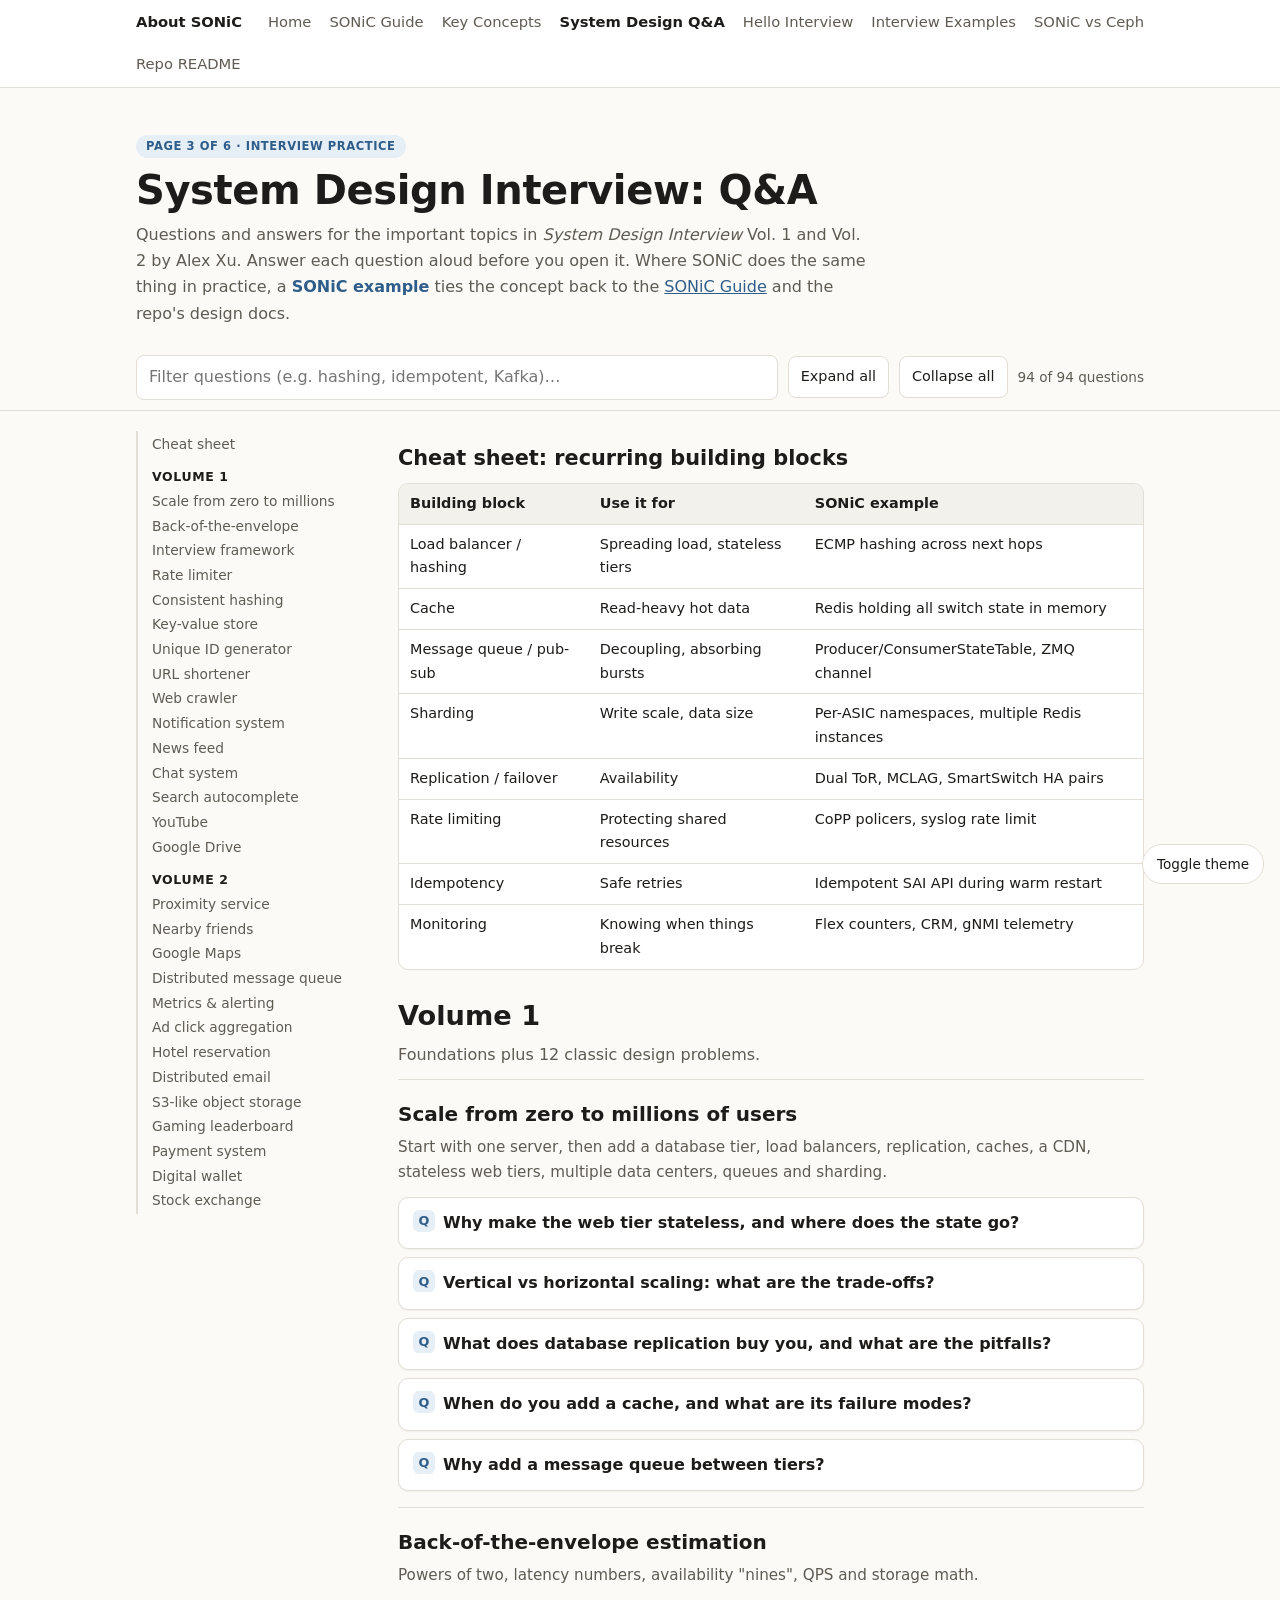
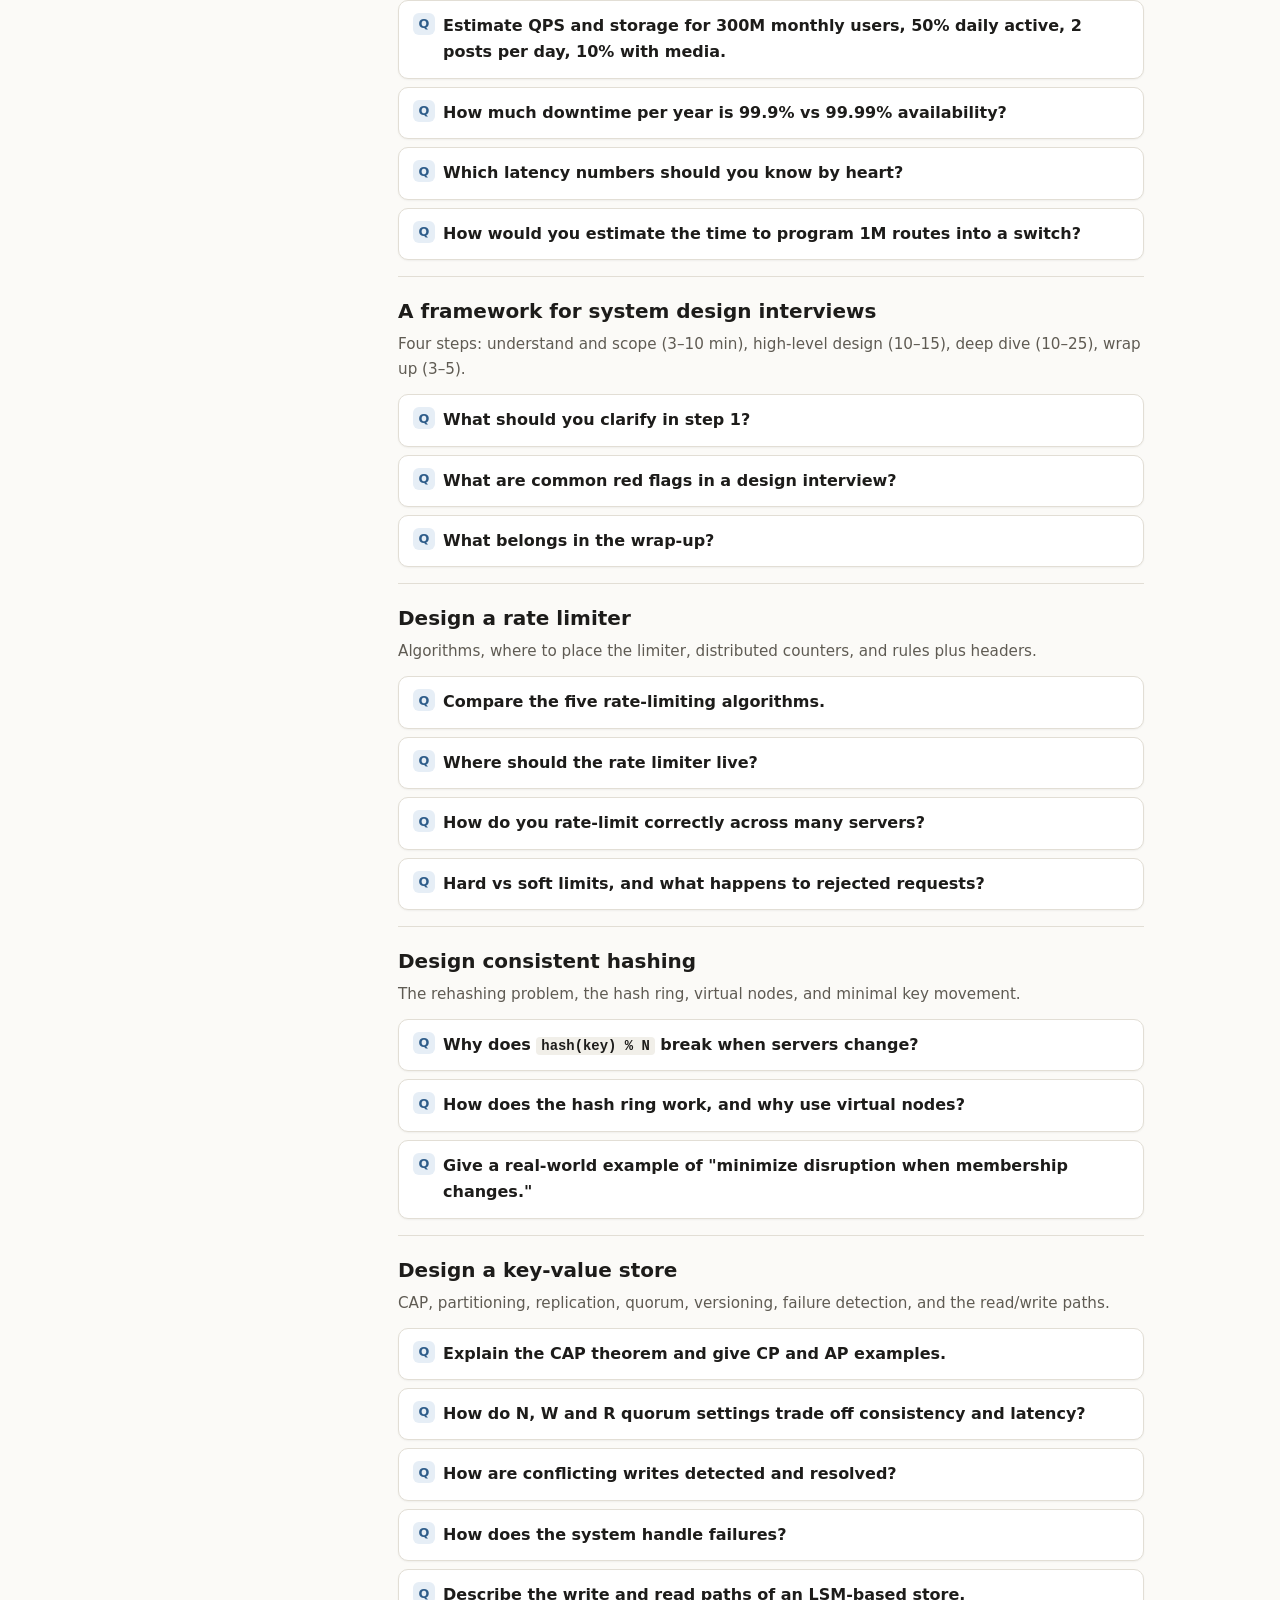
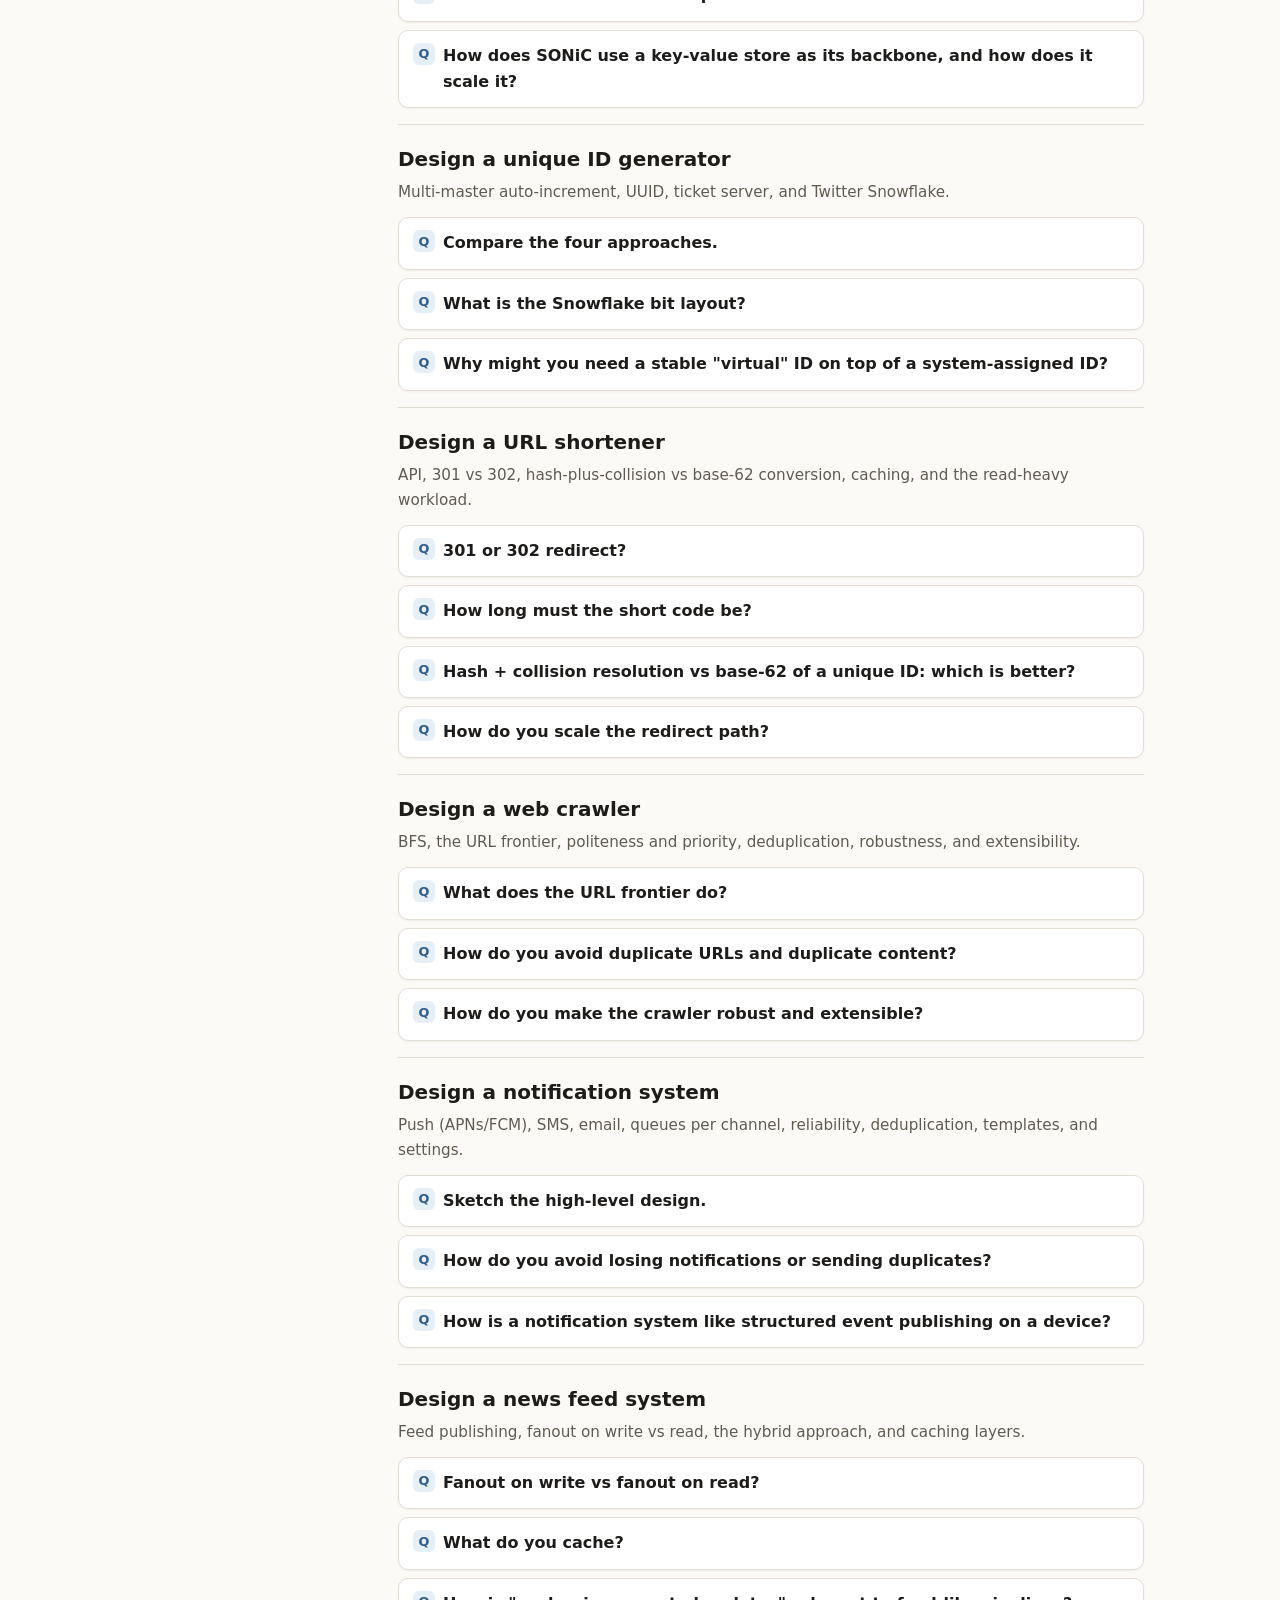
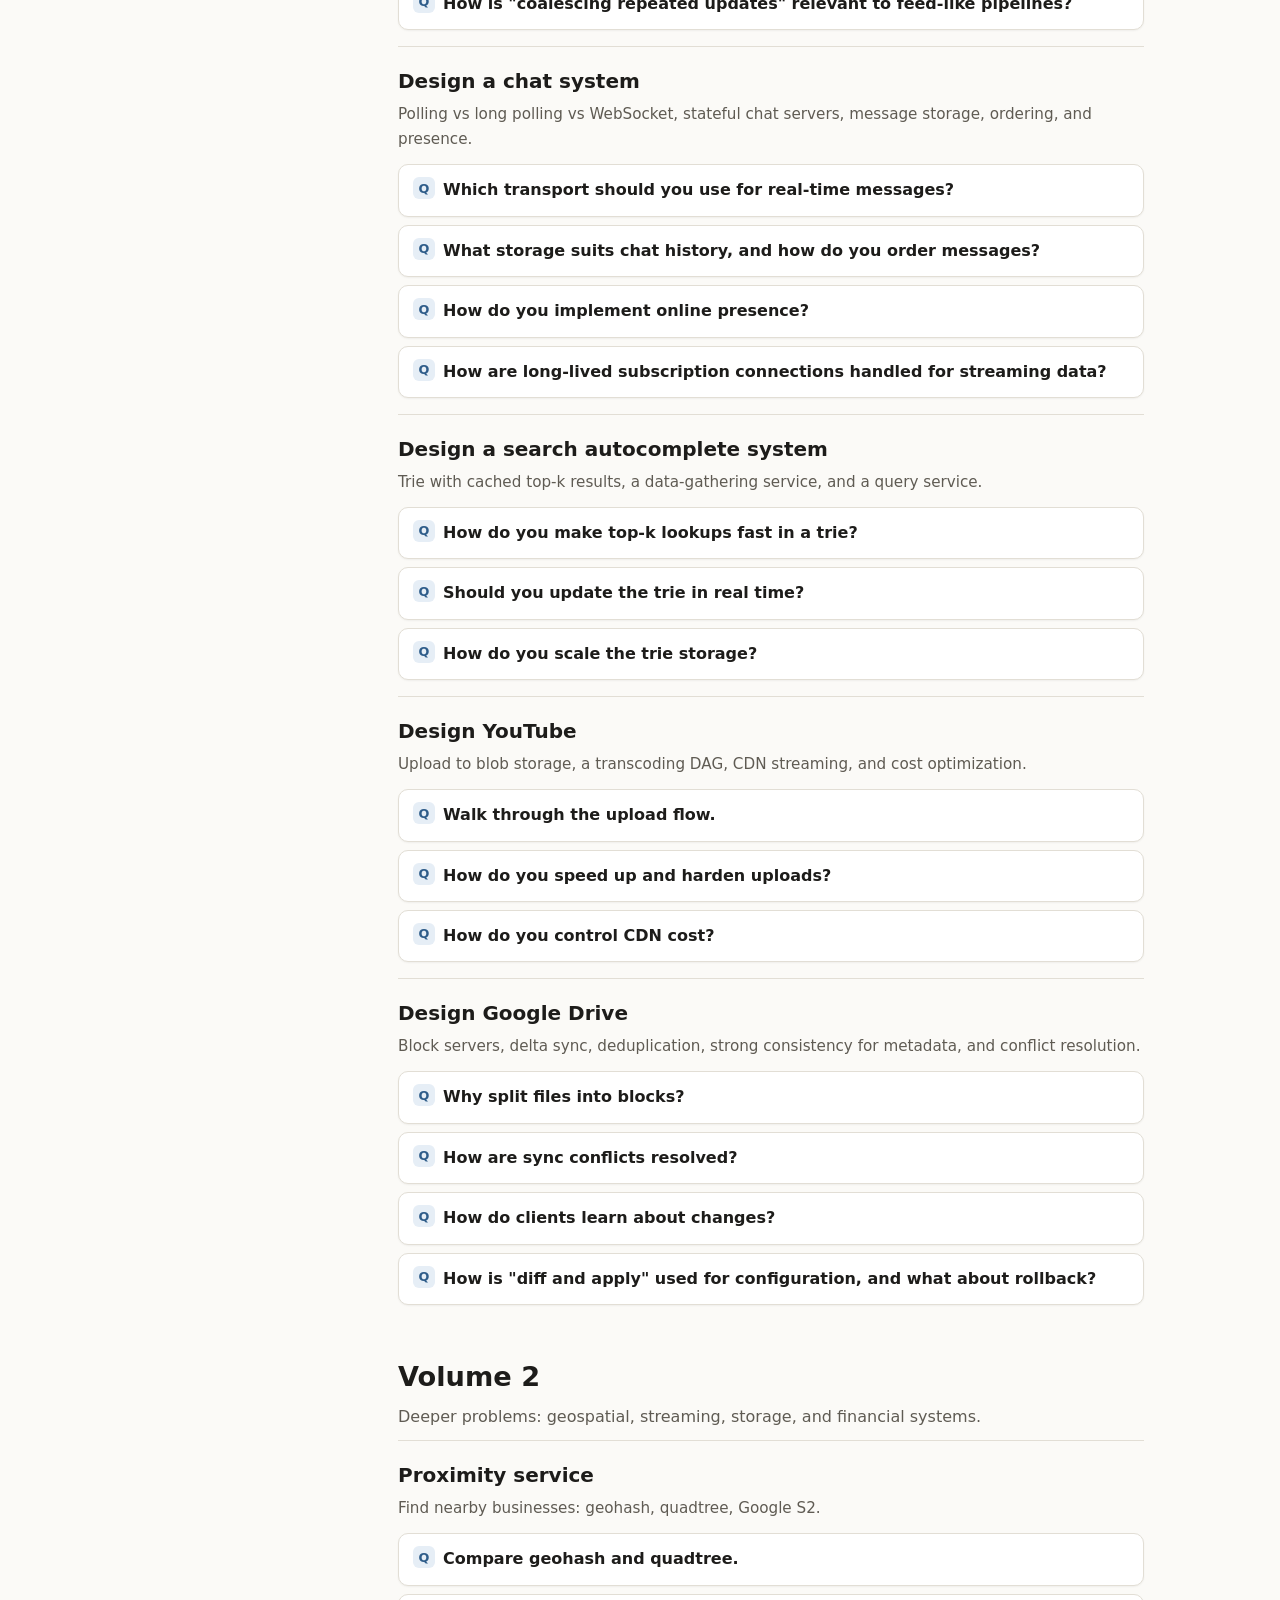
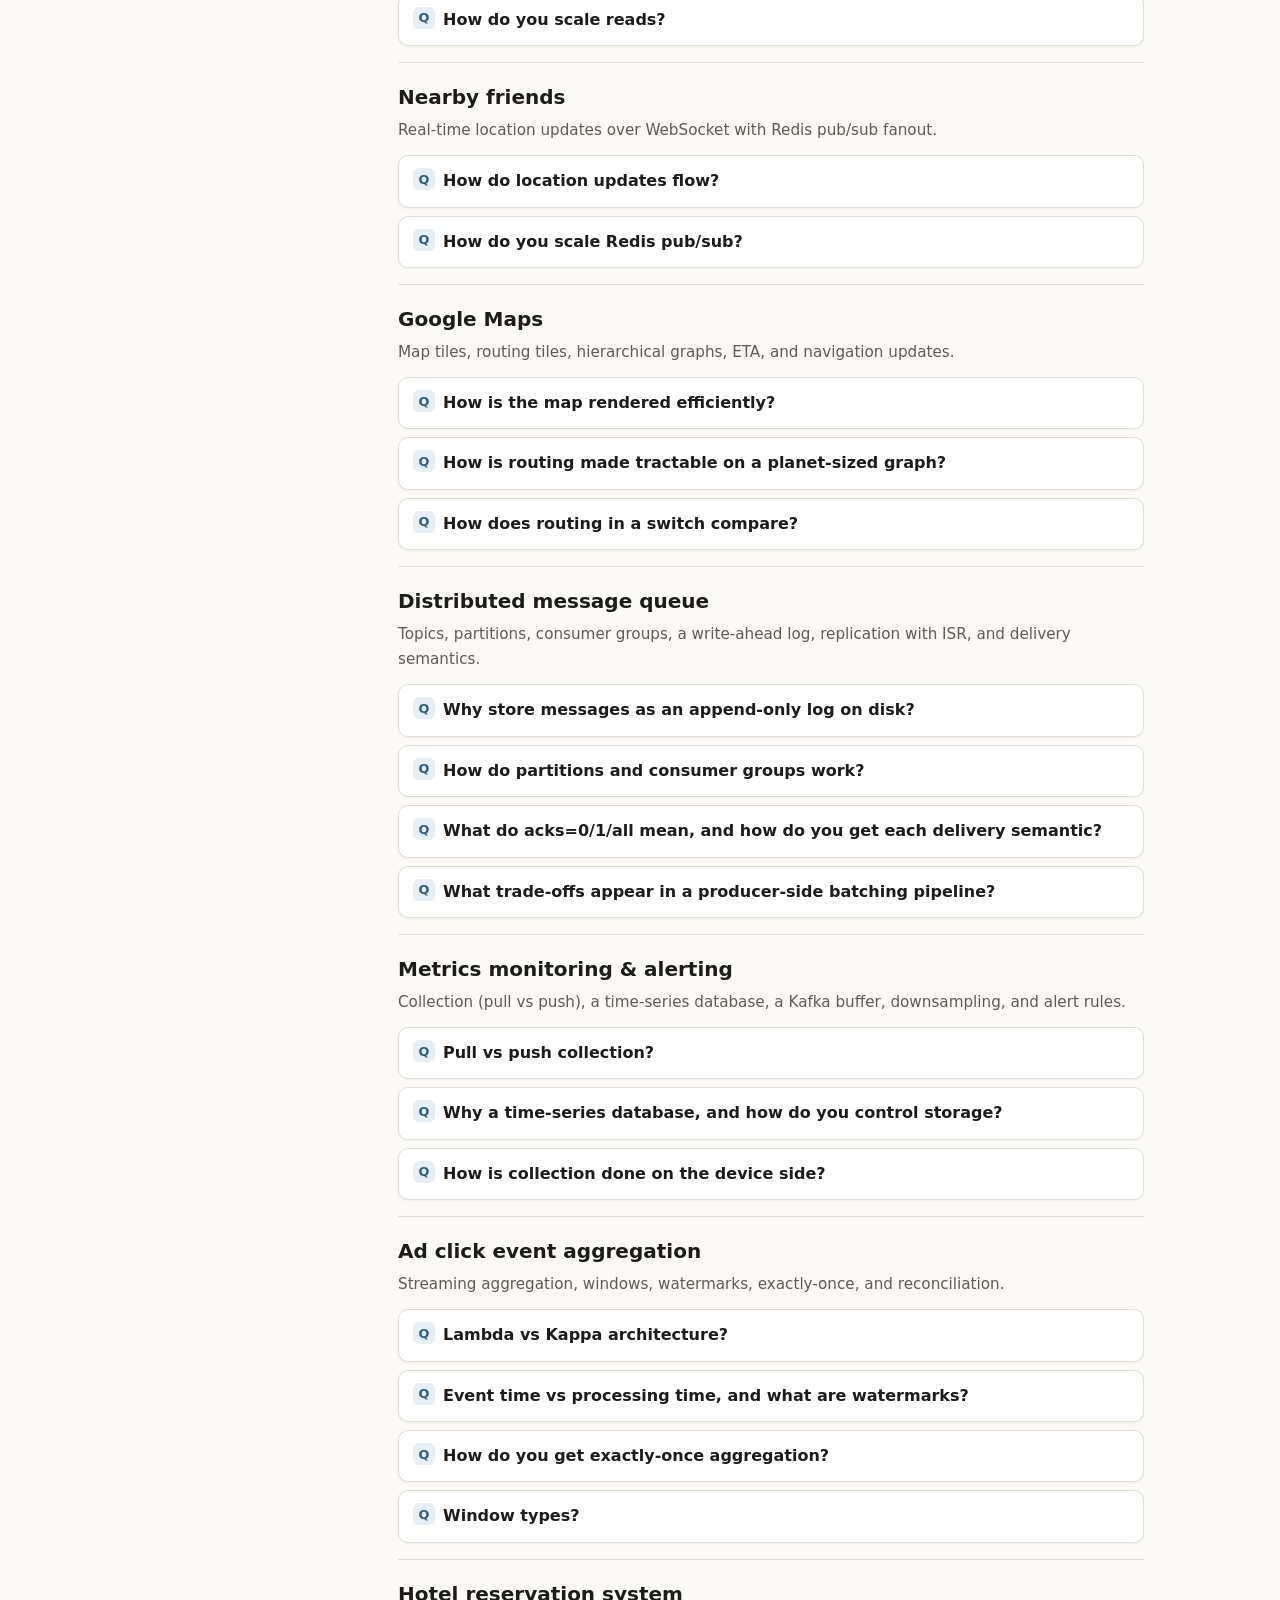
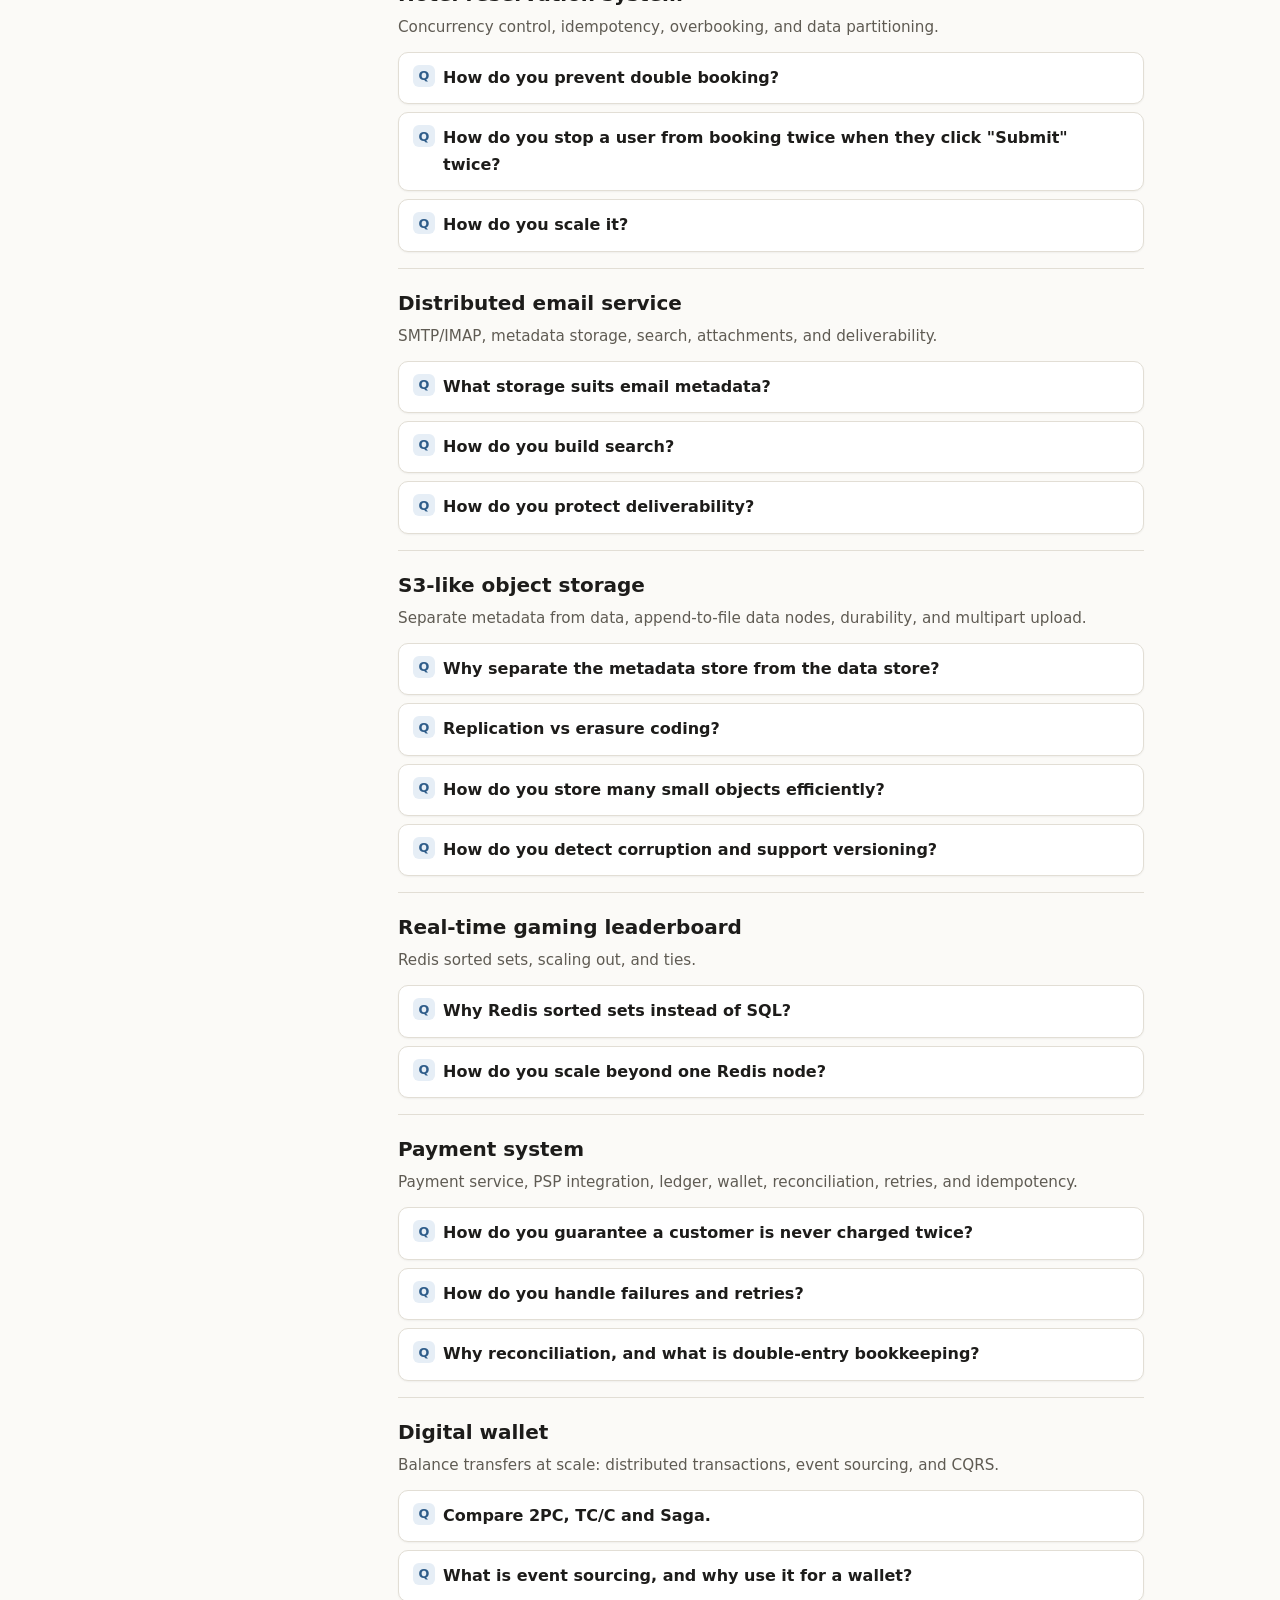
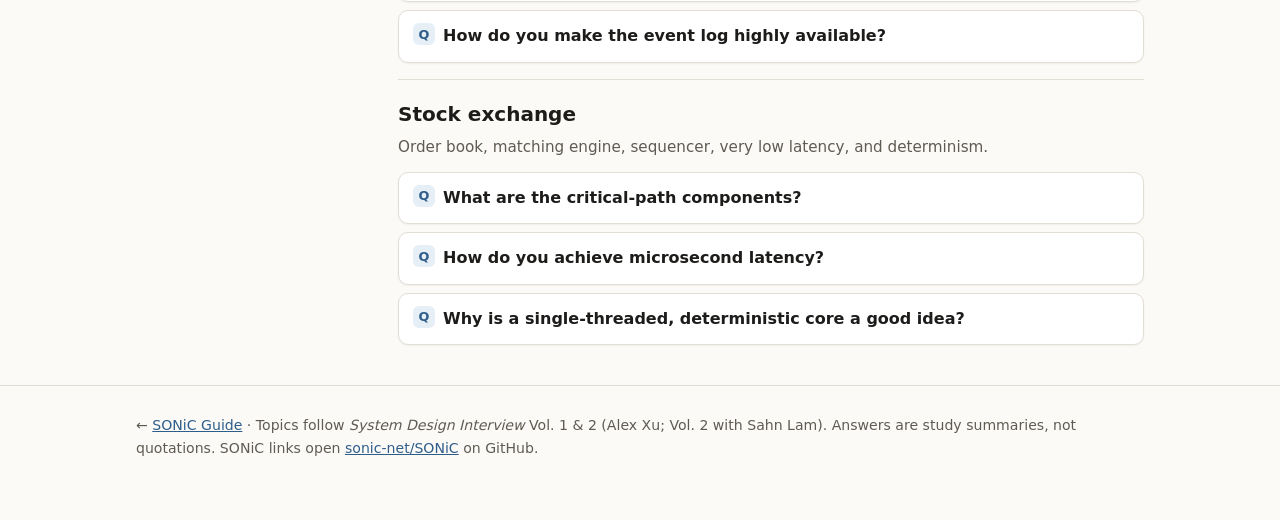
<file: System_Design_QA.html>
<!doctype html>
<html lang="en">
<head>
<meta charset="utf-8">
<meta name="viewport" content="width=device-width, initial-scale=1">
<title>System Design Q&amp;A</title>
<style>
:root{
  --bg:#fbfaf7; --surface:#ffffff; --surface-2:#f3f1ec; --text:#1d1c1a; --muted:#5f5b53;
  --border:#e2ded5; --accent:#2f5d8a; --accent-soft:#e6eef6; --ok:#2d7a4b; --ok-soft:#e5f2ea;
  --code-bg:#f1efe9; --shadow:0 1px 2px rgba(0,0,0,.05);
}
@media (prefers-color-scheme: dark){
  :root:not([data-theme="light"]){
    --bg:#161614; --surface:#1f1e1b; --surface-2:#282723; --text:#ecebe6; --muted:#a8a498;
    --border:#37352f; --accent:#8db7e0; --accent-soft:#223244; --ok:#7cc79a; --ok-soft:#1f3328;
    --code-bg:#2a2925; --shadow:none;
  }
}
:root[data-theme="dark"]{
  --bg:#161614; --surface:#1f1e1b; --surface-2:#282723; --text:#ecebe6; --muted:#a8a498;
  --border:#37352f; --accent:#8db7e0; --accent-soft:#223244; --ok:#7cc79a; --ok-soft:#1f3328;
  --code-bg:#2a2925; --shadow:none;
}
*{box-sizing:border-box}
html{scroll-behavior:smooth}
body{margin:0;background:var(--bg);color:var(--text);font:16px/1.65 system-ui,-apple-system,"Segoe UI",Roboto,sans-serif}
a{color:var(--accent)}
code{font-family:ui-monospace,Consolas,monospace;font-size:.87em;background:var(--code-bg);padding:.1em .35em;border-radius:4px;word-break:break-word}
.wrap{max-width:1040px;margin:0 auto;padding:0 16px}
.topbar{border-bottom:1px solid var(--border);background:var(--surface)}
.topbar .wrap{display:flex;gap:18px;align-items:center;flex-wrap:wrap;padding-top:10px;padding-bottom:10px;font-size:.92rem}
.topbar a{text-decoration:none;color:var(--muted)}
.topbar a.active{color:var(--text);font-weight:600}
.topbar .brand{font-weight:700;color:var(--text);margin-right:auto;text-decoration:none}
header{padding:44px 0 18px}
header h1{font-size:clamp(1.8rem,4vw,2.5rem);line-height:1.2;margin:0 0 8px;letter-spacing:-.01em}
header p{color:var(--muted);margin:0;max-width:72ch}
.kicker{display:inline-block;font-size:.72rem;font-weight:600;letter-spacing:.05em;text-transform:uppercase;background:var(--accent-soft);color:var(--accent);border-radius:999px;padding:2px 10px;margin-bottom:8px}
.toolbar{position:sticky;top:0;z-index:5;background:var(--bg);border-bottom:1px solid var(--border);padding:10px 0}
.toolbar .wrap{display:flex;gap:10px;flex-wrap:wrap;align-items:center}
.toolbar input[type=search]{flex:1 1 240px;min-width:0;padding:8px 12px;border:1px solid var(--border);border-radius:8px;background:var(--surface);color:var(--text);font:inherit}
.btn{border:1px solid var(--border);background:var(--surface);color:var(--text);border-radius:8px;padding:8px 12px;font:inherit;font-size:.9rem;cursor:pointer}
.btn:hover{border-color:var(--accent)}
.count{font-size:.85rem;color:var(--muted)}
.layout{display:grid;grid-template-columns:230px 1fr;gap:32px;align-items:start;padding-top:20px}
nav.side{position:sticky;top:70px;font-size:.86rem;border-left:2px solid var(--border);padding-left:14px;max-height:calc(100vh - 90px);overflow:auto}
nav.side ol{list-style:none;margin:0;padding:0}
nav.side li{margin:2px 0}
nav.side a{text-decoration:none;color:var(--muted)}
nav.side a:hover{color:var(--accent)}
nav.side .grp{font-weight:600;color:var(--text);margin-top:12px;font-size:.78rem;text-transform:uppercase;letter-spacing:.05em}
@media (max-width:820px){.layout{grid-template-columns:1fr}nav.side{position:static;border-left:none;padding-left:0;max-height:none}}
.vol{font-size:1.7rem;margin:10px 0 4px}
.vol-sub{color:var(--muted);margin:0 0 10px}
.chapter{padding:18px 0 8px;border-top:1px solid var(--border)}
.chapter h2{font-size:1.25rem;margin:0 0 4px}
.chapter .gist{color:var(--muted);margin:0 0 12px;font-size:.95rem}
details.qa{background:var(--surface);border:1px solid var(--border);border-radius:10px;margin:8px 0;box-shadow:var(--shadow)}
details.qa summary{cursor:pointer;padding:12px 16px 12px 44px;font-weight:600;position:relative;list-style:none}
details.qa summary::-webkit-details-marker{display:none}
details.qa summary::before{content:"Q";position:absolute;left:14px;top:12px;width:22px;height:22px;border-radius:6px;background:var(--accent-soft);color:var(--accent);font-size:.8rem;display:grid;place-items:center}
details.qa[open] summary{border-bottom:1px solid var(--border)}
.ans{padding:12px 16px 14px 44px;position:relative}
.ans::before{content:"A";position:absolute;left:14px;top:14px;width:22px;height:22px;border-radius:6px;background:var(--ok-soft);color:var(--ok);font-size:.8rem;font-weight:700;display:grid;place-items:center}
.ans p{margin:0 0 8px}
.ans ul{margin:4px 0 8px;padding-left:18px}
.sonic{margin-top:8px;padding:10px 12px;border-radius:8px;background:var(--surface-2);font-size:.93rem}
.sonic b{color:var(--accent)}
.hidden{display:none!important}
.table-wrap{overflow-x:auto;border:1px solid var(--border);border-radius:10px;background:var(--surface);margin:8px 0}
table{border-collapse:collapse;width:100%;min-width:560px;font-size:.9rem}
th,td{text-align:left;vertical-align:top;padding:8px 11px;border-bottom:1px solid var(--border)}
th{background:var(--surface-2)}
tr:last-child td{border-bottom:none}
.cheat{margin:10px 0 24px}
footer{padding:28px 0 60px;color:var(--muted);font-size:.88rem;border-top:1px solid var(--border);margin-top:24px}
.theme-btn{position:fixed;right:16px;bottom:16px;z-index:10;border:1px solid var(--border);background:var(--surface);color:var(--text);border-radius:999px;padding:8px 14px;font:inherit;font-size:.85rem;cursor:pointer}
</style>
<link rel="stylesheet" href="mobile.css">
</head>
<body>

<div class="topbar"><div class="wrap">
  <a class="brand" href="index.html">About SONiC</a>
  <a href="index.html">Home</a>
  <a href="SONiC_Guide.html">SONiC Guide</a>
  <a href="Key_Concepts.html">Key Concepts</a>
  <a class="active" href="System_Design_QA.html">System Design Q&amp;A</a>
  <a href="Hello_Interview.html">Hello Interview</a>
  <a href="Interview_Examples.html">Interview Examples</a>
  <a href="SONiC_vs_Ceph.html">SONiC vs Ceph</a>
  <a href="https://github.com/sonic-net/SONiC/blob/master/README.md">Repo README</a>
</div></div>

<header><div class="wrap">
  <span class="kicker">Page 3 of 6 · Interview practice</span>
  <h1>System Design Interview: Q&amp;A</h1>
  <p>Questions and answers for the important topics in <em>System Design Interview</em> Vol. 1 and Vol. 2 by Alex Xu. Answer each question aloud before you open it. Where SONiC does the same thing in practice, a <b style="color:var(--accent)">SONiC example</b> ties the concept back to the <a href="SONiC_Guide.html">SONiC Guide</a> and the repo's design docs.</p>
</div></header>

<div class="toolbar"><div class="wrap">
  <input type="search" id="q" placeholder="Filter questions (e.g. hashing, idempotent, Kafka)…" aria-label="Filter questions">
  <button class="btn" id="expand" type="button">Expand all</button>
  <button class="btn" id="collapse" type="button">Collapse all</button>
  <span class="count" id="count"></span>
</div></div>

<div class="wrap layout">
<nav class="side" aria-label="Chapters">
  <ol>
    <li><a href="#cheat">Cheat sheet</a></li>
    <li class="grp">Volume 1</li>
    <li><a href="#v1-scale">Scale from zero to millions</a></li>
    <li><a href="#v1-estimate">Back-of-the-envelope</a></li>
    <li><a href="#v1-framework">Interview framework</a></li>
    <li><a href="#v1-rate">Rate limiter</a></li>
    <li><a href="#v1-hash">Consistent hashing</a></li>
    <li><a href="#v1-kv">Key-value store</a></li>
    <li><a href="#v1-id">Unique ID generator</a></li>
    <li><a href="#v1-url">URL shortener</a></li>
    <li><a href="#v1-crawler">Web crawler</a></li>
    <li><a href="#v1-notify">Notification system</a></li>
    <li><a href="#v1-feed">News feed</a></li>
    <li><a href="#v1-chat">Chat system</a></li>
    <li><a href="#v1-auto">Search autocomplete</a></li>
    <li><a href="#v1-youtube">YouTube</a></li>
    <li><a href="#v1-drive">Google Drive</a></li>
    <li class="grp">Volume 2</li>
    <li><a href="#v2-proximity">Proximity service</a></li>
    <li><a href="#v2-nearby">Nearby friends</a></li>
    <li><a href="#v2-maps">Google Maps</a></li>
    <li><a href="#v2-mq">Distributed message queue</a></li>
    <li><a href="#v2-metrics">Metrics &amp; alerting</a></li>
    <li><a href="#v2-ads">Ad click aggregation</a></li>
    <li><a href="#v2-hotel">Hotel reservation</a></li>
    <li><a href="#v2-email">Distributed email</a></li>
    <li><a href="#v2-s3">S3-like object storage</a></li>
    <li><a href="#v2-leader">Gaming leaderboard</a></li>
    <li><a href="#v2-payment">Payment system</a></li>
    <li><a href="#v2-wallet">Digital wallet</a></li>
    <li><a href="#v2-stock">Stock exchange</a></li>
  </ol>
</nav>

<main id="qa-root">

<section id="cheat" class="cheat">
  <h2 class="vol" style="font-size:1.3rem">Cheat sheet: recurring building blocks</h2>
  <div class="table-wrap"><table>
    <thead><tr><th>Building block</th><th>Use it for</th><th>SONiC example</th></tr></thead>
    <tbody>
      <tr><td>Load balancer / hashing</td><td>Spreading load, stateless tiers</td><td>ECMP hashing across next hops</td></tr>
      <tr><td>Cache</td><td>Read-heavy hot data</td><td>Redis holding all switch state in memory</td></tr>
      <tr><td>Message queue / pub-sub</td><td>Decoupling, absorbing bursts</td><td>Producer/ConsumerStateTable, ZMQ channel</td></tr>
      <tr><td>Sharding</td><td>Write scale, data size</td><td>Per-ASIC namespaces, multiple Redis instances</td></tr>
      <tr><td>Replication / failover</td><td>Availability</td><td>Dual ToR, MCLAG, SmartSwitch HA pairs</td></tr>
      <tr><td>Rate limiting</td><td>Protecting shared resources</td><td>CoPP policers, syslog rate limit</td></tr>
      <tr><td>Idempotency</td><td>Safe retries</td><td>Idempotent SAI API during warm restart</td></tr>
      <tr><td>Monitoring</td><td>Knowing when things break</td><td>Flex counters, CRM, gNMI telemetry</td></tr>
    </tbody>
  </table></div>
</section>

<h2 class="vol">Volume 1</h2>
<p class="vol-sub">Foundations plus 12 classic design problems.</p>

<!-- V1 CH1 -->
<section class="chapter" id="v1-scale">
  <h2>Scale from zero to millions of users</h2>
  <p class="gist">Start with one server, then add a database tier, load balancers, replication, caches, a CDN, stateless web tiers, multiple data centers, queues and sharding.</p>
  <details class="qa"><summary>Why make the web tier stateless, and where does the state go?</summary><div class="ans">
    <p>A stateless tier lets any server handle any request, so you can autoscale and replace servers freely. Session state moves to a shared store (Redis, a NoSQL database), and the load balancer no longer needs sticky sessions.</p>
    <div class="sonic"><b>SONiC example:</b> daemons such as orchagent keep little durable state of their own. The truth lives in Redis (CONFIG_DB/APPL_DB), so a crashed container can restart and rebuild its state from the database.</div></div></details>
  <details class="qa"><summary>Vertical vs horizontal scaling: what are the trade-offs?</summary><div class="ans">
    <p>Vertical scaling (a bigger machine) is simple but has a hard ceiling and leaves a single point of failure. Horizontal scaling (more machines) has no fixed ceiling and adds redundancy, but it needs load balancing, data partitioning, and handling of consistency.</p>
    <div class="sonic"><b>SONiC example:</b> multi-ASIC and chassis systems scale out by running one SONiC stack per ASIC or line card rather than one ever-larger process.</div></div></details>
  <details class="qa"><summary>What does database replication buy you, and what are the pitfalls?</summary><div class="ans">
    <p>Primary/replica replication gives read scaling and failover. The pitfalls are replication lag (stale reads), promoting a replica that is behind, and split-brain when two nodes both think they are primary.</p></div></details>
  <details class="qa"><summary>When do you add a cache, and what are its failure modes?</summary><div class="ans">
    <p>Add a cache when the workload is read-heavy and some staleness is acceptable. Choose an expiration policy and an eviction policy (LRU/LFU). Watch for consistency between the cache and the database, a single point of failure, and a thundering herd on cold start or when a hot key expires.</p></div></details>
  <details class="qa"><summary>Why add a message queue between tiers?</summary><div class="ans">
    <p>A queue decouples producers from consumers, absorbs traffic spikes, and lets each side scale and fail independently.</p>
    <div class="sonic"><b>SONiC example:</b> fpmsyncd (producer) and orchagent (consumer) meet at APPL_DB. A burst of a million BGP routes queues up there instead of overwhelming the hardware writer. See <a href="https://github.com/sonic-net/SONiC/blob/master/doc/bgp_loading_optimization/bgp-loading-optimization-hld.md">BGP loading optimization</a>.</div></div></details>
</section>

<!-- V1 CH2 -->
<section class="chapter" id="v1-estimate">
  <h2>Back-of-the-envelope estimation</h2>
  <p class="gist">Powers of two, latency numbers, availability "nines", QPS and storage math.</p>
  <details class="qa"><summary>Estimate QPS and storage for 300M monthly users, 50% daily active, 2 posts per day, 10% with media.</summary><div class="ans">
    <p>DAU = 150M. Write QPS ≈ 150M × 2 / 86,400 ≈ <strong>3,500</strong>. Peak ≈ 2× ≈ 7,000. Media storage ≈ 150M × 2 × 10% × 1 MB ≈ <strong>30 TB/day</strong>, or about 55 PB over 5 years.</p></div></details>
  <details class="qa"><summary>How much downtime per year is 99.9% vs 99.99% availability?</summary><div class="ans">
    <p>99.9% allows about 8.77 hours per year. 99.99% allows about 52.6 minutes. 99.999% allows about 5.26 minutes. Every added nine costs a lot more redundancy and automation.</p>
    <div class="sonic"><b>SONiC example:</b> warm reboot exists because a planned upgrade with a cold reboot (minutes of outage) on every switch would use up an availability budget quickly.</div></div></details>
  <details class="qa"><summary>Which latency numbers should you know by heart?</summary><div class="ans">
    <ul><li>L1 cache ≈ 0.5 ns · main memory ≈ 100 ns</li><li>Compress 1 KB ≈ 10 µs · round trip in one data center ≈ 500 µs</li><li>Disk seek ≈ 10 ms · round trip from CA to Netherlands ≈ 150 ms</li></ul>
    <p>The lessons: memory is fast and disk is slow, avoid disk seeks, compress before sending, and cross-region calls are expensive.</p></div></details>
  <details class="qa"><summary>How would you estimate the time to program 1M routes into a switch?</summary><div class="ans">
    <p>Break the pipeline into stages (BGP → FPM → Redis → orchagent → syncd → SAI). Estimate the per-route cost of each stage, or its batch throughput. The slowest stage sets the total time. If SAI can take about 50k routes/s, 1M routes need at least 20 s. Then check whether the other stages keep up and whether they overlap.</p>
    <div class="sonic"><b>SONiC example:</b> <a href="https://github.com/sonic-net/SONiC/blob/master/doc/route-performance/README.md">route-performance</a> and <a href="https://github.com/sonic-net/SONiC/blob/master/doc/crm/Critical-Resource-Monitoring-High-Level-Design.md">CRM</a> are real capacity-planning docs.</div></div></details>
</section>

<!-- V1 CH3 -->
<section class="chapter" id="v1-framework">
  <h2>A framework for system design interviews</h2>
  <p class="gist">Four steps: understand and scope (3–10 min), high-level design (10–15), deep dive (10–25), wrap up (3–5).</p>
  <details class="qa"><summary>What should you clarify in step 1?</summary><div class="ans">
    <p>Features in scope, number of users (DAU), read/write ratio, latency and consistency needs, data size and growth, existing tech constraints, and non-functional requirements (availability, security, cost). Write your assumptions down.</p></div></details>
  <details class="qa"><summary>What are common red flags in a design interview?</summary><div class="ans">
    <p>Jumping into a solution without clarifying the problem. Over-engineering. Going deep on one component too early. Ignoring trade-offs. Designing silently without talking to the interviewer.</p></div></details>
  <details class="qa"><summary>What belongs in the wrap-up?</summary><div class="ans">
    <p>Bottlenecks, failure scenarios, how to handle the next 10× of scale, monitoring and alerting, the rollout and upgrade strategy, and anything you would redesign given more time.</p>
    <div class="sonic"><b>SONiC example:</b> SONiC HLDs end with "open issues" or "future work" sections. Reading them is good practice for wrap-ups. See <a href="https://github.com/sonic-net/SONiC/blob/master/doc/warm-reboot/open_issues.md">warm-reboot open issues</a>.</div></div></details>
</section>

<!-- V1 CH4 -->
<section class="chapter" id="v1-rate">
  <h2>Design a rate limiter</h2>
  <p class="gist">Algorithms, where to place the limiter, distributed counters, and rules plus headers.</p>
  <details class="qa"><summary>Compare the five rate-limiting algorithms.</summary><div class="ans">
    <ul>
      <li><strong>Token bucket:</strong> tokens refill at rate r up to capacity b. Allows bursts. Simple and memory-efficient.</li>
      <li><strong>Leaking bucket:</strong> a FIFO queue drained at a fixed rate. Produces smooth output, but bursts fill the queue.</li>
      <li><strong>Fixed window counter:</strong> simple, but allows up to 2× the limit around window edges.</li>
      <li><strong>Sliding window log:</strong> exact, but stores a timestamp for every request.</li>
      <li><strong>Sliding window counter:</strong> weighted mix of the current and previous windows. A good approximation at low cost.</li>
    </ul>
    <div class="sonic"><b>SONiC example:</b> <a href="https://github.com/sonic-net/SONiC/blob/master/doc/copp/CoPP%20Config%20and%20Management.md">CoPP</a> uses hardware policers per trap group, a token-bucket-style CIR/CBS configuration, to protect the switch CPU. <a href="https://github.com/sonic-net/SONiC/blob/master/doc/bum_storm_control/bum_storm_control_hld.md">Storm control</a> and <a href="https://github.com/sonic-net/SONiC/blob/master/doc/syslog/syslog-rate-limit-design.md">syslog rate limiting</a> apply the same idea.</div></div></details>
  <details class="qa"><summary>Where should the rate limiter live?</summary><div class="ans">
    <p>Client-side limits are unreliable. Server-side limits work, and so does middleware such as an API gateway. Put the limiter as close to the protected resource as the architecture allows, and as early as possible so that rejected work costs little.</p>
    <div class="sonic"><b>SONiC example:</b> CoPP runs in the ASIC <em>before</em> packets reach the CPU. That is the cheapest place to drop them.</div></div></details>
  <details class="qa"><summary>How do you rate-limit correctly across many servers?</summary><div class="ans">
    <p>Keep the counters in a central store such as Redis, and use atomic operations (a Lua script or <code>INCR</code> + <code>EXPIRE</code>) to avoid race conditions. For multiple data centers, use eventual sync or local limits with a global budget. Return HTTP 429 with <code>X-Ratelimit-Remaining</code>, <code>-Limit</code> and <code>-Retry-After</code> headers.</p></div></details>
  <details class="qa"><summary>Hard vs soft limits, and what happens to rejected requests?</summary><div class="ans">
    <p>A hard limit never exceeds the threshold. A soft limit may exceed it briefly. Rejected requests can be dropped, or queued for later processing, for example orders that should not be lost.</p></div></details>
</section>

<!-- V1 CH5 -->
<section class="chapter" id="v1-hash">
  <h2>Design consistent hashing</h2>
  <p class="gist">The rehashing problem, the hash ring, virtual nodes, and minimal key movement.</p>
  <details class="qa"><summary>Why does <code>hash(key) % N</code> break when servers change?</summary><div class="ans">
    <p>When N changes, almost every key maps to a different server. That causes a storm of cache misses or data migration. Consistent hashing moves only about K/N keys.</p></div></details>
  <details class="qa"><summary>How does the hash ring work, and why use virtual nodes?</summary><div class="ans">
    <p>Servers and keys are hashed onto a ring. Each key goes to the first server clockwise from it. With only a few real servers the partitions are uneven, so each server is placed at many points (virtual nodes). This evens out the load and also allows weighting servers by capacity.</p></div></details>
  <details class="qa"><summary>Give a real-world example of "minimize disruption when membership changes."</summary><div class="ans">
    <p>Network ECMP. A switch hashes each flow's 5-tuple to pick a next hop. With naive modulo hashing, losing one next hop reshuffles most flows and breaks TCP connections through stateful devices.</p>
    <div class="sonic"><b>SONiC example:</b> <a href="https://github.com/sonic-net/SONiC/blob/master/doc/ecmp/fine_grained_next_hop_hld.md">Fine-grained next-hop groups</a> use a fixed bucket table. Only the failed member's buckets are reassigned, so other flows stay put, just as with consistent hashing. See also <a href="https://github.com/sonic-net/SONiC/blob/master/doc/vxlan/Consistent_ecmp_for_Vxlan_tunnel.md">consistent ECMP for VXLAN</a>.</div></div></details>
</section>

<!-- V1 CH6 -->
<section class="chapter" id="v1-kv">
  <h2>Design a key-value store</h2>
  <p class="gist">CAP, partitioning, replication, quorum, versioning, failure detection, and the read/write paths.</p>
  <details class="qa"><summary>Explain the CAP theorem and give CP and AP examples.</summary><div class="ans">
    <p>When there is a network partition, a system must choose either Consistency (reject or block writes) or Availability (accept writes that may conflict). CP systems include a bank ledger or HBase. AP systems include Dynamo and Cassandra, which suit shopping carts. When there is no partition, the trade-off is latency vs consistency (PACELC).</p></div></details>
  <details class="qa"><summary>How do N, W and R quorum settings trade off consistency and latency?</summary><div class="ans">
    <p>N is the number of replicas, W the write acks required, and R the read responses required. If W + R &gt; N, a read overlaps the latest write, which gives strong consistency. W=1, R=N gives fast writes. W=N, R=1 gives fast reads. N=3, W=R=2 is the classic balance.</p></div></details>
  <details class="qa"><summary>How are conflicting writes detected and resolved?</summary><div class="ans">
    <p>With vector clocks ([server, version] pairs). If neither clock is an ancestor of the other, the writes conflict, and the client or the application reconciles them. The simpler alternative is last-write-wins, which can lose data.</p></div></details>
  <details class="qa"><summary>How does the system handle failures?</summary><div class="ans">
    <ul><li>Detection: the gossip protocol (heartbeat counters).</li><li>Temporary failures: a sloppy quorum plus hinted handoff.</li><li>Permanent failures: anti-entropy with Merkle trees to find the replicas that differ.</li><li>Data-center outages: replicate across data centers.</li></ul></div></details>
  <details class="qa"><summary>Describe the write and read paths of an LSM-based store.</summary><div class="ans">
    <p>Write: append to the commit log, write to the memtable, and flush to an SSTable when the memtable is full. Read: check the memtable, then consult Bloom filters to skip SSTables that cannot contain the key, then read the SSTable. Background compaction merges SSTables.</p></div></details>
  <details class="qa"><summary>How does SONiC use a key-value store as its backbone, and how does it scale it?</summary><div class="ans">
    <div class="sonic"><b>SONiC example:</b> all switch state lives in Redis, in logical databases separated by role (CONFIG/APPL/ASIC/STATE/COUNTERS). Under heavy route churn a single Redis instance became a hot spot. The fix was to <a href="https://github.com/sonic-net/SONiC/blob/master/doc/database/multi_database_instances.md">partition the logical databases across several Redis instances</a> (reported 20–30% faster) and, on multi-ASIC systems, <a href="https://github.com/sonic-net/SONiC/blob/master/doc/multi_asic/DB_Design_for_multi_asic.md">one instance per ASIC namespace</a>. This is functional sharding plus physical sharding.</div></div></details>
</section>

<!-- V1 CH7 -->
<section class="chapter" id="v1-id">
  <h2>Design a unique ID generator</h2>
  <p class="gist">Multi-master auto-increment, UUID, ticket server, and Twitter Snowflake.</p>
  <details class="qa"><summary>Compare the four approaches.</summary><div class="ans">
    <ul><li><strong>Multi-master</strong> (increment by k): hard to add servers, and IDs are not time-ordered across servers.</li><li><strong>UUID:</strong> no coordination, but 128 bits, not numeric, and not sortable.</li><li><strong>Ticket server:</strong> simple numeric IDs, but a single point of failure.</li><li><strong>Snowflake:</strong> 64 bits, time-sortable, no coordination at runtime.</li></ul></div></details>
  <details class="qa"><summary>What is the Snowflake bit layout?</summary><div class="ans">
    <p>1 sign bit · 41 bits of millisecond timestamp since a custom epoch (about 69 years) · 5 bits data center · 5 bits machine · 12 bits sequence (4,096 IDs per ms per machine). Watch out for clock skew (use NTP, and refuse to issue IDs if the clock moves backwards).</p></div></details>
  <details class="qa"><summary>Why might you need a stable "virtual" ID on top of a system-assigned ID?</summary><div class="ans">
    <p>When the underlying system reassigns IDs, for example after a restart, other components that store the old IDs would break.</p>
    <div class="sonic"><b>SONiC example:</b> sairedis hands orchagent <em>virtual</em> object IDs (VIDs). syncd maps them to <em>real</em> hardware IDs (RIDs). After warm reboot the RIDs may change, but the VIDs stay valid, so the software above never notices. See <a href="https://github.com/sonic-net/SONiC/blob/master/doc/warm-reboot/view_switch.md">view_switch.md</a>.</div></div></details>
</section>

<!-- V1 CH8 -->
<section class="chapter" id="v1-url">
  <h2>Design a URL shortener</h2>
  <p class="gist">API, 301 vs 302, hash-plus-collision vs base-62 conversion, caching, and the read-heavy workload.</p>
  <details class="qa"><summary>301 or 302 redirect?</summary><div class="ans">
    <p>A 301 (permanent) is cached by browsers, which reduces server load. A 302 (temporary) sends every click to your server, which enables click analytics.</p></div></details>
  <details class="qa"><summary>How long must the short code be?</summary><div class="ans">
    <p>With base 62, 62⁷ ≈ 3.5 trillion codes. That covers 365 billion URLs (100M per day for 10 years), so 7 characters is enough.</p></div></details>
  <details class="qa"><summary>Hash + collision resolution vs base-62 of a unique ID: which is better?</summary><div class="ans">
    <p>Hashing (a CRC/MD5 prefix) needs collision checks, which a Bloom filter can speed up. Base-62 of a unique ID (from a Snowflake-style generator) never collides and is simple, but its codes are predictable and it needs an ID service.</p></div></details>
  <details class="qa"><summary>How do you scale the redirect path?</summary><div class="ans">
    <p>Cache <code>short → long</code> mappings, since reads far outnumber writes. Keep the web servers stateless behind a load balancer, add database read replicas, and rate-limit abusive clients.</p></div></details>
</section>

<!-- V1 CH9 -->
<section class="chapter" id="v1-crawler">
  <h2>Design a web crawler</h2>
  <p class="gist">BFS, the URL frontier, politeness and priority, deduplication, robustness, and extensibility.</p>
  <details class="qa"><summary>What does the URL frontier do?</summary><div class="ans">
    <p>It holds the URLs still to be downloaded and enforces two things. <strong>Priority:</strong> front queues ordered by page importance. <strong>Politeness:</strong> back queues, one per host, each drained by a single worker with delays, so no site is hammered. Most of the frontier lives on disk, with in-memory buffers.</p></div></details>
  <details class="qa"><summary>How do you avoid duplicate URLs and duplicate content?</summary><div class="ans">
    <p>Keep a "URL seen?" check (a Bloom filter or hash set), and hash page content (a checksum or simhash) to detect duplicate or near-duplicate pages. Also guard against spider traps with a maximum URL length and depth.</p></div></details>
  <details class="qa"><summary>How do you make the crawler robust and extensible?</summary><div class="ans">
    <p>Use consistent hashing to spread load across downloaders, save crawl state for recovery, and handle exceptions gracefully. Content processing uses a plug-in module chain, so a new content type (images, PDFs) is just another module.</p>
    <div class="sonic"><b>SONiC example:</b> the same "add features as plug-ins" idea appears in the <a href="https://github.com/sonic-net/SONiC/blob/master/doc/sonic-application-extension/sonic-application-extention-hld.md">SONiC Application Extension</a> framework.</div></div></details>
</section>

<!-- V1 CH10 -->
<section class="chapter" id="v1-notify">
  <h2>Design a notification system</h2>
  <p class="gist">Push (APNs/FCM), SMS, email, queues per channel, reliability, deduplication, templates, and settings.</p>
  <details class="qa"><summary>Sketch the high-level design.</summary><div class="ans">
    <p>Services call a notification API, which authenticates, rate-limits and validates the request. Notifications are fetched and rendered from templates and user settings, then placed on <strong>one queue per channel</strong> (iOS, Android, SMS, email). Workers call the third-party providers. Keeping a queue per channel means an outage at one provider does not block the others.</p></div></details>
  <details class="qa"><summary>How do you avoid losing notifications or sending duplicates?</summary><div class="ans">
    <p>Persist a notification log and retry with backoff. Delivery is at-least-once, so deduplicate on the consumer side using an event ID. True exactly-once delivery is not achievable.</p></div></details>
  <details class="qa"><summary>How is a notification system like structured event publishing on a device?</summary><div class="ans">
    <div class="sonic"><b>SONiC example:</b> the <a href="https://github.com/sonic-net/SONiC/blob/master/doc/event-alarm-framework/event-alarm-framework.md">event-alarm framework</a> replaces log scraping with events that follow a YANG schema. The <a href="https://github.com/sonic-net/SONiC/blob/master/doc/event-alarm-framework/events-producer.md">events producer</a> publishes them to subscribers such as gNMI collectors. The <a href="https://github.com/sonic-net/SONiC/blob/master/doc/orchagent/notification_queue_policy_hld.md">notification queue policy</a> decides what happens when consumers fall behind: a bounded queue plus a drop or merge policy.</div></div></details>
</section>

<!-- V1 CH11 -->
<section class="chapter" id="v1-feed">
  <h2>Design a news feed system</h2>
  <p class="gist">Feed publishing, fanout on write vs read, the hybrid approach, and caching layers.</p>
  <details class="qa"><summary>Fanout on write vs fanout on read?</summary><div class="ans">
    <p><strong>On write (push):</strong> the feed is precomputed, so reads are fast. But it is wasteful for inactive users and very expensive for celebrities with millions of followers. <strong>On read (pull):</strong> no wasted work, but reads are slow. <strong>Hybrid:</strong> push for most users, and pull celebrity posts at read time.</p></div></details>
  <details class="qa"><summary>What do you cache?</summary><div class="ans">
    <p>A news-feed cache holding only post IDs, a content cache for hot posts, social-graph caches, action caches (likes) and counters. Store IDs in the feed and hydrate them on read.</p></div></details>
  <details class="qa"><summary>How is "coalescing repeated updates" relevant to feed-like pipelines?</summary><div class="ans">
    <div class="sonic"><b>SONiC example:</b> if a route flaps 5 times before orchagent reads it, ConsumerStateTable only sees the latest value, because the pending-key set holds each key once. Fanout pipelines can use the same trick to avoid wasted downstream work. See the <a href="SONiC_Guide.html#databases">SONiC Guide: databases</a>.</div></div></details>
</section>

<!-- V1 CH12 -->
<section class="chapter" id="v1-chat">
  <h2>Design a chat system</h2>
  <p class="gist">Polling vs long polling vs WebSocket, stateful chat servers, message storage, ordering, and presence.</p>
  <details class="qa"><summary>Which transport should you use for real-time messages?</summary><div class="ans">
    <p>Polling is simple but wasteful. Long polling still needs reconnections and makes it hard to detect disconnects. <strong>WebSocket</strong> gives a bidirectional, persistent connection and is the usual choice. Plain HTTP is fine for non-real-time APIs such as login and profile.</p></div></details>
  <details class="qa"><summary>What storage suits chat history, and how do you order messages?</summary><div class="ans">
    <p>A wide-column key-value store (HBase, Cassandra) handles very high write volume and range reads of recent messages. Order messages by an ID that is unique and sortable within the channel, either from a Snowflake-style generator or a local sequence.</p></div></details>
  <details class="qa"><summary>How do you implement online presence?</summary><div class="ans">
    <p>Clients send periodic heartbeats. If no heartbeat arrives within a timeout, the user is marked offline, which avoids flapping on short disconnects. Status changes are fanned out to friends through pub/sub channels.</p>
    <div class="sonic"><b>SONiC example:</b> liveness detection in networks works the same way. BFD sends rapid heartbeats between peers, and a missed-detection multiplier declares a peer down. See <a href="https://github.com/sonic-net/SONiC/blob/master/doc/smart-switch/BFD/SmartSwitchDpuLivenessUsingBfd.md">DPU liveness via BFD</a>.</div></div></details>
  <details class="qa"><summary>How are long-lived subscription connections handled for streaming data?</summary><div class="ans">
    <div class="sonic"><b>SONiC example:</b> the gNMI telemetry server keeps persistent gRPC streams to collectors (dial-in), or opens them itself (dial-out). The design issues are like a chat server's: connection state, reconnects, and back-pressure. See <a href="https://github.com/sonic-net/SONiC/blob/master/doc/system-telemetry/grpc_telemetry.md">gRPC telemetry</a> and <a href="https://github.com/sonic-net/SONiC/blob/master/doc/system-telemetry/dialout.md">dial-out</a>.</div></div></details>
</section>

<!-- V1 CH13 -->
<section class="chapter" id="v1-auto">
  <h2>Design a search autocomplete system</h2>
  <p class="gist">Trie with cached top-k results, a data-gathering service, and a query service.</p>
  <details class="qa"><summary>How do you make top-k lookups fast in a trie?</summary><div class="ans">
    <p>Limit the prefix length, and cache the top-k queries at every node. A lookup then takes O(1) time after walking the prefix. This trades memory for latency.</p></div></details>
  <details class="qa"><summary>Should you update the trie in real time?</summary><div class="ans">
    <p>Usually not. Aggregate the query logs offline (for example weekly), rebuild the trie with workers, and swap it in. Serve it from a trie cache backed by a key-value store. Filter harmful suggestions at the serving layer.</p></div></details>
  <details class="qa"><summary>How do you scale the trie storage?</summary><div class="ans">
    <p>Shard by prefix. Because letters are unevenly distributed, use a shard-map manager that splits or merges ranges according to historical load, rather than a naive a–m / n–z split.</p></div></details>
</section>

<!-- V1 CH14 -->
<section class="chapter" id="v1-youtube">
  <h2>Design YouTube</h2>
  <p class="gist">Upload to blob storage, a transcoding DAG, CDN streaming, and cost optimization.</p>
  <details class="qa"><summary>Walk through the upload flow.</summary><div class="ans">
    <p>The client gets a pre-signed URL and uploads directly to blob storage. Transcoding servers run a DAG of tasks (inspect, encode to several resolutions and codecs, thumbnails, watermark). The outputs go to storage and the CDN. The metadata is updated, and a completion event notifies the client. Metadata updates can run in parallel with the upload.</p></div></details>
  <details class="qa"><summary>How do you speed up and harden uploads?</summary><div class="ans">
    <p>Split uploads into GOP-aligned chunks and make them resumable. Place upload centers close to users, and use message queues between stages so they are loosely coupled and can run in parallel.</p></div></details>
  <details class="qa"><summary>How do you control CDN cost?</summary><div class="ans">
    <p>Serve only popular videos from the CDN, and serve the long tail from your own servers. Encode unpopular videos on demand, and keep region-specific content in that region.</p></div></details>
</section>

<!-- V1 CH15 -->
<section class="chapter" id="v1-drive">
  <h2>Design Google Drive</h2>
  <p class="gist">Block servers, delta sync, deduplication, strong consistency for metadata, and conflict resolution.</p>
  <details class="qa"><summary>Why split files into blocks?</summary><div class="ans">
    <p>Delta sync then uploads only changed blocks. Blocks can be compressed and encrypted, and identical blocks are deduplicated by their hash. This saves a lot of bandwidth and storage.</p></div></details>
  <details class="qa"><summary>How are sync conflicts resolved?</summary><div class="ans">
    <p>The first version to be processed wins. The later one is kept as a conflicting copy for the user to merge. Metadata must be strongly consistent, so it goes in a relational database with ACID transactions.</p></div></details>
  <details class="qa"><summary>How do clients learn about changes?</summary><div class="ans">
    <p>A notification service using long polling. When a client is told something changed, it pulls the new metadata and blocks.</p></div></details>
  <details class="qa"><summary>How is "diff and apply" used for configuration, and what about rollback?</summary><div class="ans">
    <div class="sonic"><b>SONiC example:</b> <a href="https://github.com/sonic-net/SONiC/blob/master/doc/config-generic-update-rollback/SONiC_Generic_Config_Update_and_Rollback_Design.md">Generic Config Update</a> takes a JSON Patch (the delta), validates it against YANG, orders the operations by dependency, and applies them. <em>Checkpoints</em> are saved versions. Rollback computes the patch between the current config and a checkpoint, the same delta-sync idea applied to config.</div></div></details>
</section>

<h2 class="vol" style="margin-top:34px">Volume 2</h2>
<p class="vol-sub">Deeper problems: geospatial, streaming, storage, and financial systems.</p>

<!-- V2 -->
<section class="chapter" id="v2-proximity">
  <h2>Proximity service</h2>
  <p class="gist">Find nearby businesses: geohash, quadtree, Google S2.</p>
  <details class="qa"><summary>Compare geohash and quadtree.</summary><div class="ans">
    <p><strong>Geohash</strong> encodes lat/long into a base-32 string. A shared prefix means the points are close, and it is easy to store in any key-value store or database index. Edge cases: points near a cell border can have different prefixes, so also search the 8 neighbouring cells. <strong>Quadtree</strong> is an in-memory tree that subdivides until each leaf has at most K businesses. It adapts to density but must be rebuilt or updated, which makes it harder to operate. <strong>S2</strong> maps the sphere onto a Hilbert curve and supports arbitrary regions (geofences).</p></div></details>
  <details class="qa"><summary>How do you scale reads?</summary><div class="ans">
    <p>Business data changes rarely, so it is read-heavy. Use read replicas and a cache keyed by geohash, holding a list of business IDs, plus a business-info cache. Deploy in multiple regions to reduce latency.</p></div></details>
</section>

<section class="chapter" id="v2-nearby">
  <h2>Nearby friends</h2>
  <p class="gist">Real-time location updates over WebSocket with Redis pub/sub fanout.</p>
  <details class="qa"><summary>How do location updates flow?</summary><div class="ans">
    <p>The client sends its location over WebSocket every ~30 s. The server updates a location cache (with a TTL), appends to a history database, and publishes to the user's own Redis pub/sub channel. Friends' WebSocket handlers subscribe to that channel, compute the distance, and push updates to clients within range.</p></div></details>
  <details class="qa"><summary>How do you scale Redis pub/sub?</summary><div class="ans">
    <p>Shard the channels across a Redis cluster using consistent hashing, with service discovery (for example ZooKeeper or etcd) holding the hash ring. The work is CPU-bound, so size the cluster by CPU. When adding nodes, resubscribe carefully to avoid a storm of resubscriptions.</p>
    <div class="sonic"><b>SONiC example:</b> SONiC relies heavily on Redis pub/sub and keyspace notifications for daemons to learn about changes. It is a single-node example of pub/sub fanout. See the <a href="SONiC_Guide.html#databases">SONiC Guide</a>.</div></div></details>
</section>

<section class="chapter" id="v2-maps">
  <h2>Google Maps</h2>
  <p class="gist">Map tiles, routing tiles, hierarchical graphs, ETA, and navigation updates.</p>
  <details class="qa"><summary>How is the map rendered efficiently?</summary><div class="ans">
    <p>Precompute tiles at each zoom level and serve them as static images or vectors from a CDN. The client calculates which tile URLs it needs from its position and zoom level, and servers take no part in that.</p></div></details>
  <details class="qa"><summary>How is routing made tractable on a planet-sized graph?</summary><div class="ans">
    <p>Split the road graph into routing tiles at several levels of detail (local streets, arterials, highways). A* or Dijkstra runs over the tiles loaded on demand. ETAs combine the route with live and historical traffic, often through ML models.</p></div></details>
  <details class="qa"><summary>How does routing in a switch compare?</summary><div class="ans">
    <div class="sonic"><b>SONiC example:</b> BGP computes paths hop by hop instead of globally, and the switch holds only next hops per prefix. The RIB/FIB split (control plane vs forwarding table) resembles "compute routes" vs "serve tiles." See <a href="https://github.com/sonic-net/SONiC/blob/master/doc/ribfib/sonic-fib_lld.md">SONiC FIB LLD</a>.</div></div></details>
</section>

<section class="chapter" id="v2-mq">
  <h2>Distributed message queue</h2>
  <p class="gist">Topics, partitions, consumer groups, a write-ahead log, replication with ISR, and delivery semantics.</p>
  <details class="qa"><summary>Why store messages as an append-only log on disk?</summary><div class="ans">
    <p>Sequential disk I/O is fast, especially with the OS page cache and batching. Segment files are easy to retain and delete. Consumers track their own offsets, so re-reading is cheap and the broker stays simple.</p></div></details>
  <details class="qa"><summary>How do partitions and consumer groups work?</summary><div class="ans">
    <p>A topic is split into partitions, and ordering is guaranteed only within a partition, so choose the key carefully. Within a consumer group, each partition is consumed by one consumer. Parallelism is therefore capped by the partition count, and a coordinator rebalances partitions when consumers join or leave.</p></div></details>
  <details class="qa"><summary>What do acks=0/1/all mean, and how do you get each delivery semantic?</summary><div class="ans">
    <p>acks=0 is fastest, and messages may be lost. acks=1 waits for the leader only. acks=all waits for every in-sync replica (ISR) and is the most durable. <strong>At-most-once:</strong> commit the offset before processing. <strong>At-least-once:</strong> commit after processing. <strong>Exactly-once:</strong> at-least-once plus idempotent processing or transactions.</p></div></details>
  <details class="qa"><summary>What trade-offs appear in a producer-side batching pipeline?</summary><div class="ans">
    <p>Larger batches and fewer flushes give higher throughput but add latency and memory use. Small batches give low latency but more per-message overhead.</p>
    <div class="sonic"><b>SONiC example:</b> in the <a href="https://github.com/sonic-net/SONiC/blob/master/doc/bgp_loading_optimization/bgp-loading-optimization-hld.md">BGP loading HLD</a>, the bottlenecks turned out to be "fpmsyncd flushes the pipeline too frequently" and "pipeline size is too small." That is exactly this trade-off. The <a href="https://github.com/sonic-net/SONiC/blob/master/doc/sonic-swss-common/ZMQ%20producer-consumer%20state%20table%20design.md">ZMQ producer/consumer</a> design is a lighter message queue for hot paths, with async sends and retries when the queue is full or the connection breaks.</div></div></details>
</section>

<section class="chapter" id="v2-metrics">
  <h2>Metrics monitoring &amp; alerting</h2>
  <p class="gist">Collection (pull vs push), a time-series database, a Kafka buffer, downsampling, and alert rules.</p>
  <details class="qa"><summary>Pull vs push collection?</summary><div class="ans">
    <p><strong>Pull</strong> (Prometheus): easy health detection because a failed scrape means the target is down, but it needs service discovery and has trouble with short-lived jobs and firewalls. <strong>Push</strong> (agents): works across firewalls and for short jobs, but it is harder to tell a dead host from a quiet one. Many systems use both.</p>
    <div class="sonic"><b>SONiC example:</b> SONiC does both. SNMP and gNMI Get are pull. gNMI Subscribe, dial-out and <a href="https://github.com/sonic-net/SONiC/blob/master/doc/high-frequency-telemetry/high-frequency-telemetry-hld.md">high-frequency telemetry</a> are push.</div></div></details>
  <details class="qa"><summary>Why a time-series database, and how do you control storage?</summary><div class="ans">
    <p>The workload is write-heavy, with time-range and aggregation queries over labelled series. TSDBs optimize this with columnar compression (delta-of-delta, Gorilla). Keep storage under control with downsampling (raw data for 7 days, 1-minute data for 30 days, 1-hour data for a year) and cold storage.</p></div></details>
  <details class="qa"><summary>How is collection done on the device side?</summary><div class="ans">
    <div class="sonic"><b>SONiC example:</b> <a href="https://github.com/sonic-net/SONiC/blob/master/doc/flex_counter/flex_counter_refactor.md">Flex counters</a>: orchagent registers which counters to poll, and at what interval, in FLEX_COUNTER_DB. syncd polls the ASIC in bulk and writes COUNTERS_DB. <a href="https://github.com/sonic-net/SONiC/blob/master/doc/crm/Critical-Resource-Monitoring-High-Level-Design.md">CRM</a> applies threshold alerting with high and low watermarks, which avoids flapping alerts. <a href="https://github.com/sonic-net/SONiC/blob/master/doc/system_health_monitoring/system-health-HLD.md">System health</a> aggregates everything into an overall status.</div></div></details>
</section>

<section class="chapter" id="v2-ads">
  <h2>Ad click event aggregation</h2>
  <p class="gist">Streaming aggregation, windows, watermarks, exactly-once, and reconciliation.</p>
  <details class="qa"><summary>Lambda vs Kappa architecture?</summary><div class="ans">
    <p>Lambda runs a batch path and a streaming path in parallel, which means two codebases. Kappa uses only the streaming path and handles reprocessing by replaying the log. Kappa is simpler if the stream engine is reliable enough.</p></div></details>
  <details class="qa"><summary>Event time vs processing time, and what are watermarks?</summary><div class="ans">
    <p>Event time is when the click actually happened. It is accurate, but events arrive late. A watermark extends a window to wait for stragglers: longer is more accurate but adds latency. Events that arrive after the watermark are corrected by end-of-day reconciliation.</p></div></details>
  <details class="qa"><summary>How do you get exactly-once aggregation?</summary><div class="ans">
    <p>Store the consumer offset together with the aggregation result, atomically or in a distributed transaction. Deduplicate events by ID. Use a batch reconciliation job as a final check.</p></div></details>
  <details class="qa"><summary>Window types?</summary><div class="ans">
    <p>Tumbling windows are fixed and do not overlap (clicks per minute). Sliding or hopping windows overlap (top ads in the last M minutes). Session windows are separated by gaps in activity.</p></div></details>
</section>

<section class="chapter" id="v2-hotel">
  <h2>Hotel reservation system</h2>
  <p class="gist">Concurrency control, idempotency, overbooking, and data partitioning.</p>
  <details class="qa"><summary>How do you prevent double booking?</summary><div class="ans">
    <p>There are three options. <strong>Pessimistic locking</strong> (<code>SELECT … FOR UPDATE</code>) is safe but has contention and deadlock risk. <strong>Optimistic locking</strong> uses a version column and retries on conflict, which is good when contention is low. <strong>Database constraints</strong> (<code>CHECK total_reserved ≤ total_inventory</code>) are simple but hard to apply across tables.</p></div></details>
  <details class="qa"><summary>How do you stop a user from booking twice when they click "Submit" twice?</summary><div class="ans">
    <p>Generate an <strong>idempotency key</strong> (the reservation ID) when the booking page loads, and put a unique constraint on it. A duplicate submission fails the constraint and returns the original result.</p>
    <div class="sonic"><b>SONiC example:</b> idempotency is essential during warm restart. Replaying state into syncd must not create duplicate hardware objects, so the <a href="https://github.com/sonic-net/SONiC/blob/master/doc/warm-reboot/sai_redis_api_idempotence.md">SAI Redis API is made idempotent</a>.</div></div></details>
  <details class="qa"><summary>How do you scale it?</summary><div class="ans">
    <p>Shard by <code>hotel_id</code>, cache inventory with the database as the source of truth, and split into microservices. When a transaction must span services, use a saga or 2PC, or keep those tables in one database.</p></div></details>
</section>

<section class="chapter" id="v2-email">
  <h2>Distributed email service</h2>
  <p class="gist">SMTP/IMAP, metadata storage, search, attachments, and deliverability.</p>
  <details class="qa"><summary>What storage suits email metadata?</summary><div class="ans">
    <p>The access pattern is per-user, mostly recent, with read/unread filtering. A wide-column store partitioned by <code>user_id</code>, with denormalized tables (for example read and unread as separate tables) to avoid costly filters. Attachments go in object storage.</p></div></details>
  <details class="qa"><summary>How do you build search?</summary><div class="ans">
    <p>Use either a general search cluster (Elasticsearch, updated asynchronously through Kafka) or a custom per-user index built into the storage engine (an LSM tree optimized for heavy writes). Search is per mailbox, which makes partitioning simple.</p></div></details>
  <details class="qa"><summary>How do you protect deliverability?</summary><div class="ans">
    <p>Use dedicated IPs, warm them up gradually, classify and throttle outbound mail, handle bounces and complaints quickly, and set up SPF, DKIM and DMARC.</p></div></details>
</section>

<section class="chapter" id="v2-s3">
  <h2>S3-like object storage</h2>
  <p class="gist">Separate metadata from data, append-to-file data nodes, durability, and multipart upload.</p>
  <details class="qa"><summary>Why separate the metadata store from the data store?</summary><div class="ans">
    <p>They have very different profiles. Metadata is small, mutable and queried. Object data is large, immutable and read by ID. Separating them lets each scale and be optimized on its own terms, much like a UNIX inode vs its data blocks.</p></div></details>
  <details class="qa"><summary>Replication vs erasure coding?</summary><div class="ans">
    <p>3× replication has 200% overhead and gives simple, fast reads. Erasure coding (for example 8+4) has 50% overhead and similar or better durability, but reads and repairs cost more CPU and network. Use replication for hot data and erasure coding for cold data.</p></div></details>
  <details class="qa"><summary>How do you store many small objects efficiently?</summary><div class="ans">
    <p>Append objects into large read-write files. When a file is full, seal it as read-only. Keep an object-ID → (file, offset, size) mapping in a local database such as RocksDB or SQLite. Deletes only mark objects, and compaction reclaims the space later.</p></div></details>
  <details class="qa"><summary>How do you detect corruption and support versioning?</summary><div class="ans">
    <p>Store a checksum with each object or segment and verify it on read. For versioning, add a version ID (for example a TimeUUID) to the metadata, and make a delete write a delete marker.</p></div></details>
</section>

<section class="chapter" id="v2-leader">
  <h2>Real-time gaming leaderboard</h2>
  <p class="gist">Redis sorted sets, scaling out, and ties.</p>
  <details class="qa"><summary>Why Redis sorted sets instead of SQL?</summary><div class="ans">
    <p>A sorted set is a hash plus a skip list. <code>ZINCRBY</code>, <code>ZREVRANGE</code> for the top 10, and <code>ZREVRANK</code> for a user's rank all run in O(log n). Ranking with SQL means sorting large tables on every query, which does not work in real time.</p></div></details>
  <details class="qa"><summary>How do you scale beyond one Redis node?</summary><div class="ans">
    <p>Either use fixed partitions by score range, which makes the top-N query easy, or hash partitions, which need a scatter-gather to find the top N. Persist scores to a database as the source of truth, and rebuild Redis from it if needed.</p></div></details>
</section>

<section class="chapter" id="v2-payment">
  <h2>Payment system</h2>
  <p class="gist">Payment service, PSP integration, ledger, wallet, reconciliation, retries, and idempotency.</p>
  <details class="qa"><summary>How do you guarantee a customer is never charged twice?</summary><div class="ans">
    <p>Pass an <strong>idempotency key</strong> (for example the order ID) to your own API and to the PSP. Combine at-least-once retries with idempotent processing to get effectively exactly-once behaviour.</p></div></details>
  <details class="qa"><summary>How do you handle failures and retries?</summary><div class="ans">
    <p>Persist the payment state machine. Retry transient errors with exponential backoff and jitter. Send messages that keep failing to a dead-letter queue. Never retry non-retryable errors, such as an invalid card.</p></div></details>
  <details class="qa"><summary>Why reconciliation, and what is double-entry bookkeeping?</summary><div class="ans">
    <p>Async systems drift, so a nightly job compares your ledger with the PSP and bank settlement files and flags mismatches. Double-entry means every transaction debits one account and credits another by the same amount, so all entries sum to zero. This makes errors detectable.</p>
    <div class="sonic"><b>SONiC example:</b> reconciliation is also central to SONiC. After warm restart, the new desired state is compared with what the hardware actually has, and only the differences are applied. See <a href="https://github.com/sonic-net/SONiC/blob/master/doc/warm-reboot/swss_warm_restart.md">SWSS warm restart</a>.</div></div></details>
</section>

<section class="chapter" id="v2-wallet">
  <h2>Digital wallet</h2>
  <p class="gist">Balance transfers at scale: distributed transactions, event sourcing, and CQRS.</p>
  <details class="qa"><summary>Compare 2PC, TC/C and Saga.</summary><div class="ans">
    <ul><li><strong>2PC:</strong> database-level prepare/commit. Strong consistency, but locks are held and the coordinator is a single point of failure.</li><li><strong>TC/C</strong> (Try-Confirm/Cancel): application-level with compensating actions. No long locks, but more code.</li><li><strong>Saga:</strong> a sequence of local transactions, each with a compensating transaction. Can be choreographed or orchestrated. Good for long-lived flows.</li></ul></div></details>
  <details class="qa"><summary>What is event sourcing, and why use it for a wallet?</summary><div class="ans">
    <p>Store an immutable log of commands and events, and derive the state (balances) by replaying them. The result is fully auditable and reproducible. Combine it with CQRS: one write model, and many read models built from the event stream. Snapshots speed up replay.</p>
    <div class="sonic"><b>SONiC example:</b> sairedis can record every SAI operation to a recording file (<code>sairedis.rec</code>) that can be replayed to reproduce issues. It is a lightweight form of event sourcing used for debugging.</div></div></details>
  <details class="qa"><summary>How do you make the event log highly available?</summary><div class="ans">
    <p>Replicate it with a consensus protocol (Raft) across several nodes. This is state-machine replication: every node applies the same log in the same order and ends up in the same state.</p></div></details>
</section>

<section class="chapter" id="v2-stock">
  <h2>Stock exchange</h2>
  <p class="gist">Order book, matching engine, sequencer, very low latency, and determinism.</p>
  <details class="qa"><summary>What are the critical-path components?</summary><div class="ans">
    <p>The path is client gateway → risk checks → order manager → <strong>sequencer</strong> (stamps sequence IDs so there is a total order) → <strong>matching engine</strong> (price-time priority on the order book) → sequencer → market data and reporting.</p></div></details>
  <details class="qa"><summary>How do you achieve microsecond latency?</summary><div class="ans">
    <p>Put everything on one server. Pin a single thread per component to a CPU core, with no context switches or locks. Communicate through shared memory (mmap) or ring buffers. Avoid garbage collection and disk on the critical path. Keep the design deterministic so that a hot-warm replica can take over by replaying the same event log.</p></div></details>
  <details class="qa"><summary>Why is a single-threaded, deterministic core a good idea?</summary><div class="ans">
    <p>No locks and no contention, predictable latency, and easy replication by replay.</p>
    <div class="sonic"><b>SONiC example:</b> orchagent is also a single-threaded event loop that processes table changes in order. That keeps it simple and deterministic, but it can become a throughput limit at scale. <a href="https://github.com/sonic-net/SONiC/blob/master/doc/orchagent/orchagent_route_redesign.md">Orchagent route redesign</a> and the <a href="https://github.com/sonic-net/SONiC/blob/master/doc/bgp_loading_optimization/bgp-loading-optimization-hld.md">BGP loading HLD</a> discuss adding async and parallel stages around it.</div></div></details>
</section>

<p id="empty" class="hidden" style="color:var(--muted);padding:20px 0">No questions match your filter.</p>
</main>
</div>

<footer><div class="wrap">← <a href="SONiC_Guide.html">SONiC Guide</a> · Topics follow <em>System Design Interview</em> Vol. 1 &amp; 2 (Alex Xu; Vol. 2 with Sahn Lam). Answers are study summaries, not quotations. SONiC links open <a href="https://github.com/sonic-net/SONiC">sonic-net/SONiC</a> on GitHub.</div></footer>

<button class="theme-btn" id="themeBtn" type="button" aria-label="Toggle color theme">Toggle theme</button>
<script>
(function(){
  var K='about-sonic-theme';
  try{var t=localStorage.getItem(K); if(t) document.documentElement.setAttribute('data-theme',t);}catch(e){}
  document.getElementById('themeBtn').addEventListener('click',function(){
    var c=document.documentElement.getAttribute('data-theme')||(matchMedia('(prefers-color-scheme: dark)').matches?'dark':'light');
    var n=c==='dark'?'light':'dark'; document.documentElement.setAttribute('data-theme',n);
    try{localStorage.setItem(K,n)}catch(e){}
  });

  var items=[].slice.call(document.querySelectorAll('details.qa'));
  var chapters=[].slice.call(document.querySelectorAll('section.chapter'));
  var count=document.getElementById('count'), empty=document.getElementById('empty');
  function update(){
    var q=document.getElementById('q').value.trim().toLowerCase(), shown=0;
    items.forEach(function(d){
      var chap=d.closest('section.chapter');
      var hay=(d.textContent+' '+chap.querySelector('h2').textContent).toLowerCase();
      var hit=!q||hay.indexOf(q)!==-1;
      d.classList.toggle('hidden',!hit); if(hit) shown++;
    });
    chapters.forEach(function(s){
      s.classList.toggle('hidden',!s.querySelector('details.qa:not(.hidden)'));
    });
    count.textContent=shown+' of '+items.length+' questions';
    empty.classList.toggle('hidden',shown>0);
  }
  document.getElementById('q').addEventListener('input',update);
  document.getElementById('expand').addEventListener('click',function(){items.forEach(function(d){if(!d.classList.contains('hidden'))d.open=true})});
  document.getElementById('collapse').addEventListener('click',function(){items.forEach(function(d){d.open=false})});
  update();
})();
</script>
<script src="mobile.js"></script>
</body>
</html>
</file>
<file: mobile.css>
/* Shared phone/tablet layer. Linked after each page's inline <style>, so these rules win on small screens.
   mobile.js adds the Contents toggle, the floating Contents button and stacked-table labels. */
html{-webkit-text-size-adjust:100%;text-size-adjust:100%}
body{overflow-wrap:break-word}
code{word-break:break-word}
.cards{grid-template-columns:repeat(auto-fit,minmax(min(300px,100%),1fr))}
.grid{grid-template-columns:repeat(auto-fit,minmax(min(250px,100%),1fr))}
.toc-toggle,.toc-fab,.swipe-hint{display:none}

@media (max-width:820px){
  /* Top bar: brand plus a single row of links that scrolls sideways */
  .topbar{position:relative}
  .topbar .wrap{position:relative;flex-wrap:nowrap;overflow-x:auto;gap:18px;padding-top:0;padding-bottom:0;scrollbar-width:none;-webkit-overflow-scrolling:touch}
  .topbar .wrap::-webkit-scrollbar{display:none}
  .topbar a{white-space:nowrap;padding:12px 0;flex:none}
  .topbar .brand{margin-right:6px}
  .topbar::after{content:"";position:absolute;top:0;right:0;bottom:0;width:28px;pointer-events:none;background:linear-gradient(to right,transparent,var(--surface))}

  /* Contents: collapsed behind a toggle instead of a long list above the content */
  nav.side{position:static!important;max-height:none!important;border:1px solid var(--border)!important;border-radius:10px;background:var(--surface);padding:0!important;margin:0 0 12px}
  nav.side > ol{padding:2px 14px 12px;max-height:60vh;overflow:auto}
  nav.side.collapsed > ol{display:none}
  nav.side li{margin:0}
  nav.side li a{display:block;padding:5px 0}
  .toc-toggle{display:flex;width:100%;justify-content:space-between;align-items:center;border:0;background:none;color:var(--text);font:inherit;font-weight:600;padding:11px 14px;cursor:pointer}
  .toc-toggle .chev{transition:transform .15s;color:var(--muted)}
  nav.side:not(.collapsed) .toc-toggle .chev{transform:rotate(180deg)}
  .layout{gap:0!important;grid-template-columns:minmax(0,1fr)!important}
  .layout > *{min-width:0}

  .toc-fab{position:fixed;left:16px;bottom:16px;z-index:10;border:1px solid var(--border);background:var(--surface);color:var(--text);border-radius:999px;padding:8px 14px;font:inherit;font-size:.85rem;cursor:pointer;box-shadow:0 2px 8px rgba(0,0,0,.12)}
  .toc-fab.show{display:block}
}

@media (max-width:640px){
  body{font-size:15.5px}
  header{padding:26px 0 14px!important}
  header p{font-size:1rem!important}
  h2{overflow-wrap:anywhere}

  /* Search/filter bars stop being sticky so they don't eat half the screen */
  .toolbar{position:static}
  .toolbar .wrap{gap:8px}
  .toolbar input[type=search]{flex:1 1 100%}
  .btn{padding:7px 10px;font-size:.84rem}

  /* Tighter cards */
  a.card{padding:18px 16px 16px}
  .chap,.card,.idea,.irr,.eli5{padding-left:14px!important;padding-right:14px!important}
  .how{padding:14px 16px}
  details.qa summary{padding:12px 12px 12px 40px}
  .ans{padding:12px 12px 14px 40px}
  details.qa summary::before,.ans::before{left:10px}
  .analogy{grid-template-columns:1fr!important}
  .analogy dd{margin-bottom:6px}
  ol.flow li{padding-left:36px}
  ol.flow li::before{left:8px}
  .steps li{padding-left:48px}
  .steps li::before{left:12px}

  /* Tables become stacked cards: one block per row, cells labelled from the header */
  .table-wrap,.tw{overflow:visible!important;background:var(--surface)}
  table.stack{min-width:0!important;display:block}
  table.stack thead{display:none}
  table.stack tbody,table.stack tr{display:block}
  table.stack tr{padding:10px 12px;border-bottom:1px solid var(--border)}
  table.stack tr:last-child{border-bottom:none}
  table.stack td,table.stack tbody th{display:block;width:auto!important;border:none!important;padding:2px 0!important;background:none!important;white-space:normal!important}
  table.stack tr > :first-child{font-weight:600;font-size:1rem}
  table.stack td[data-label]::before{content:attr(data-label);display:block;font-size:.7rem;font-weight:600;letter-spacing:.05em;text-transform:uppercase;color:var(--muted);margin-top:6px}
  table.stack tr > td:first-child[data-label]::before{display:none}

  /* Wide diagrams keep their size and scroll sideways; a hint says so */
  .swipe-hint{display:block;font-size:.8rem;color:var(--muted);margin:10px 0 -4px}

  .theme-btn{width:38px;height:38px;padding:0;font-size:0;right:12px;bottom:12px;display:grid;place-items:center;box-shadow:0 2px 8px rgba(0,0,0,.12)}
  .theme-btn::before{content:"◐";font-size:18px;line-height:1}
  .toc-fab{padding:6px 11px;font-size:.78rem;left:12px;bottom:12px}
  footer{padding-bottom:72px!important}
}
</file>
